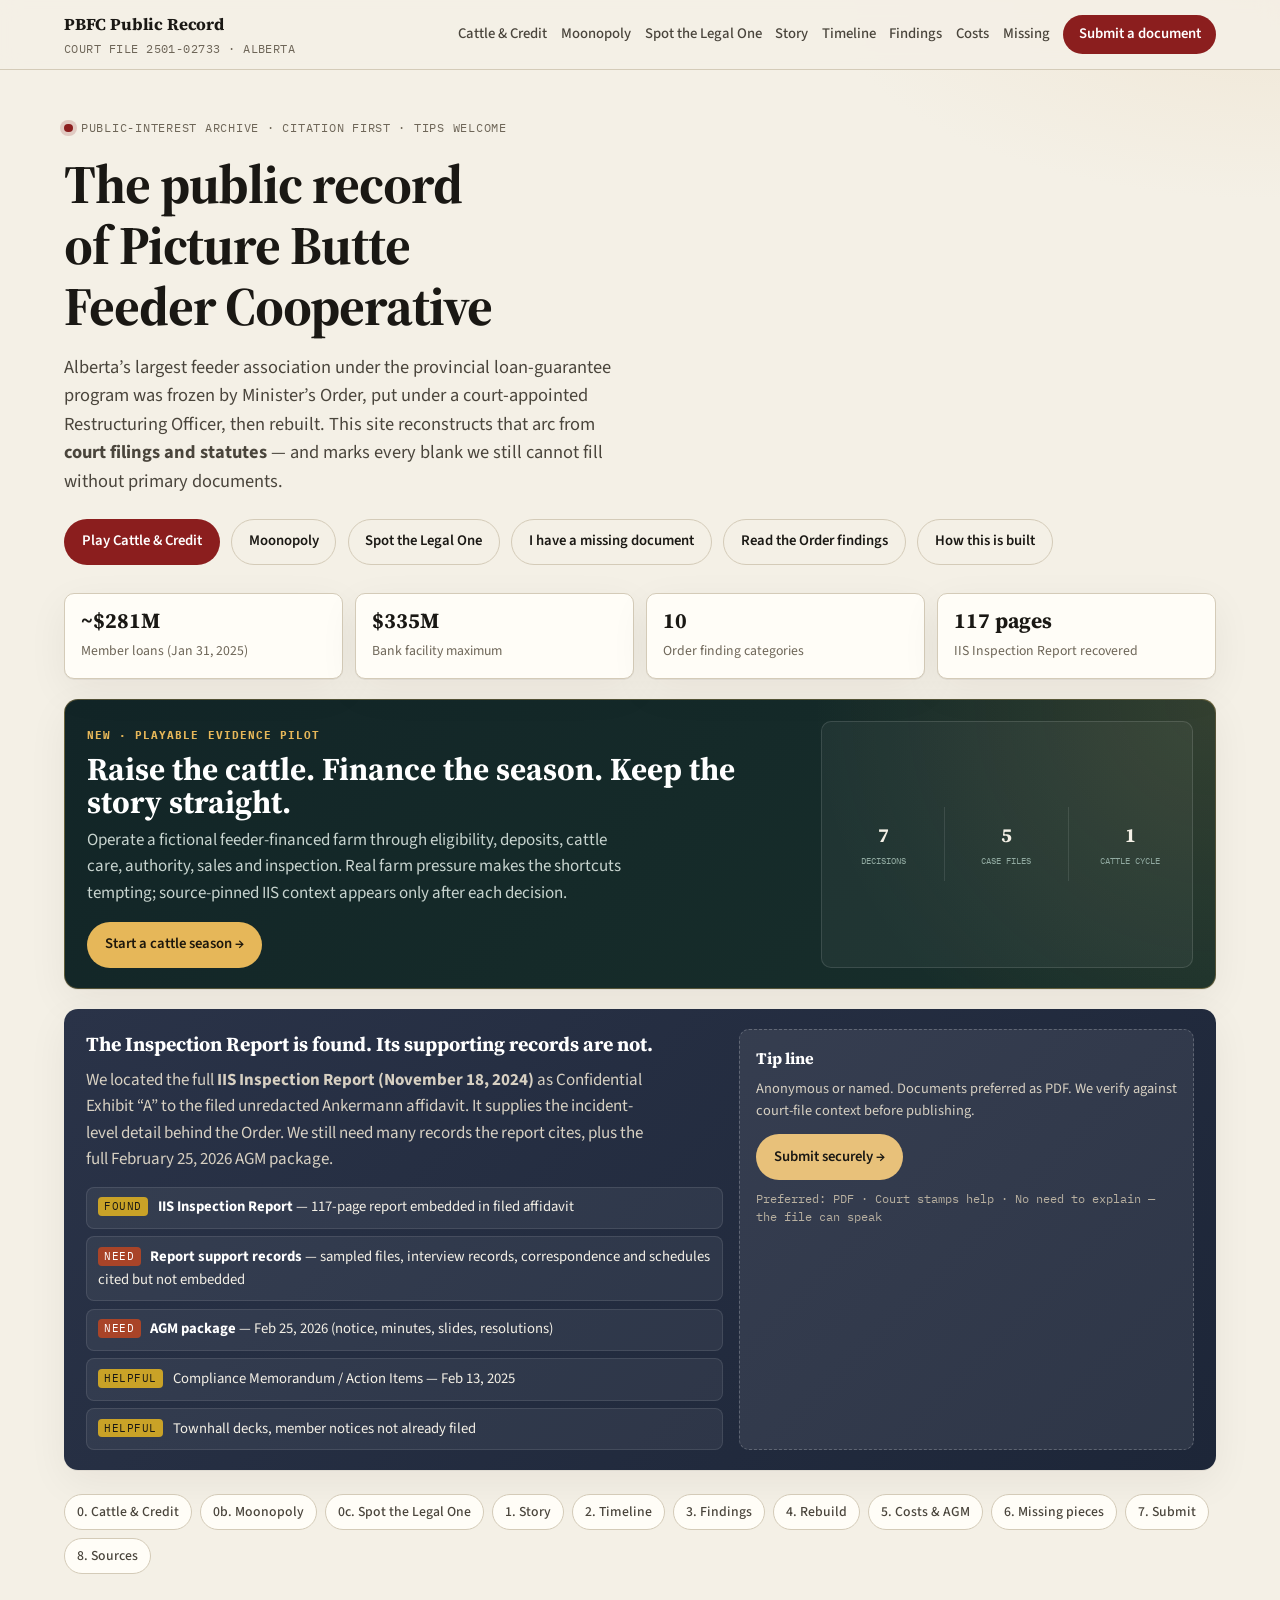
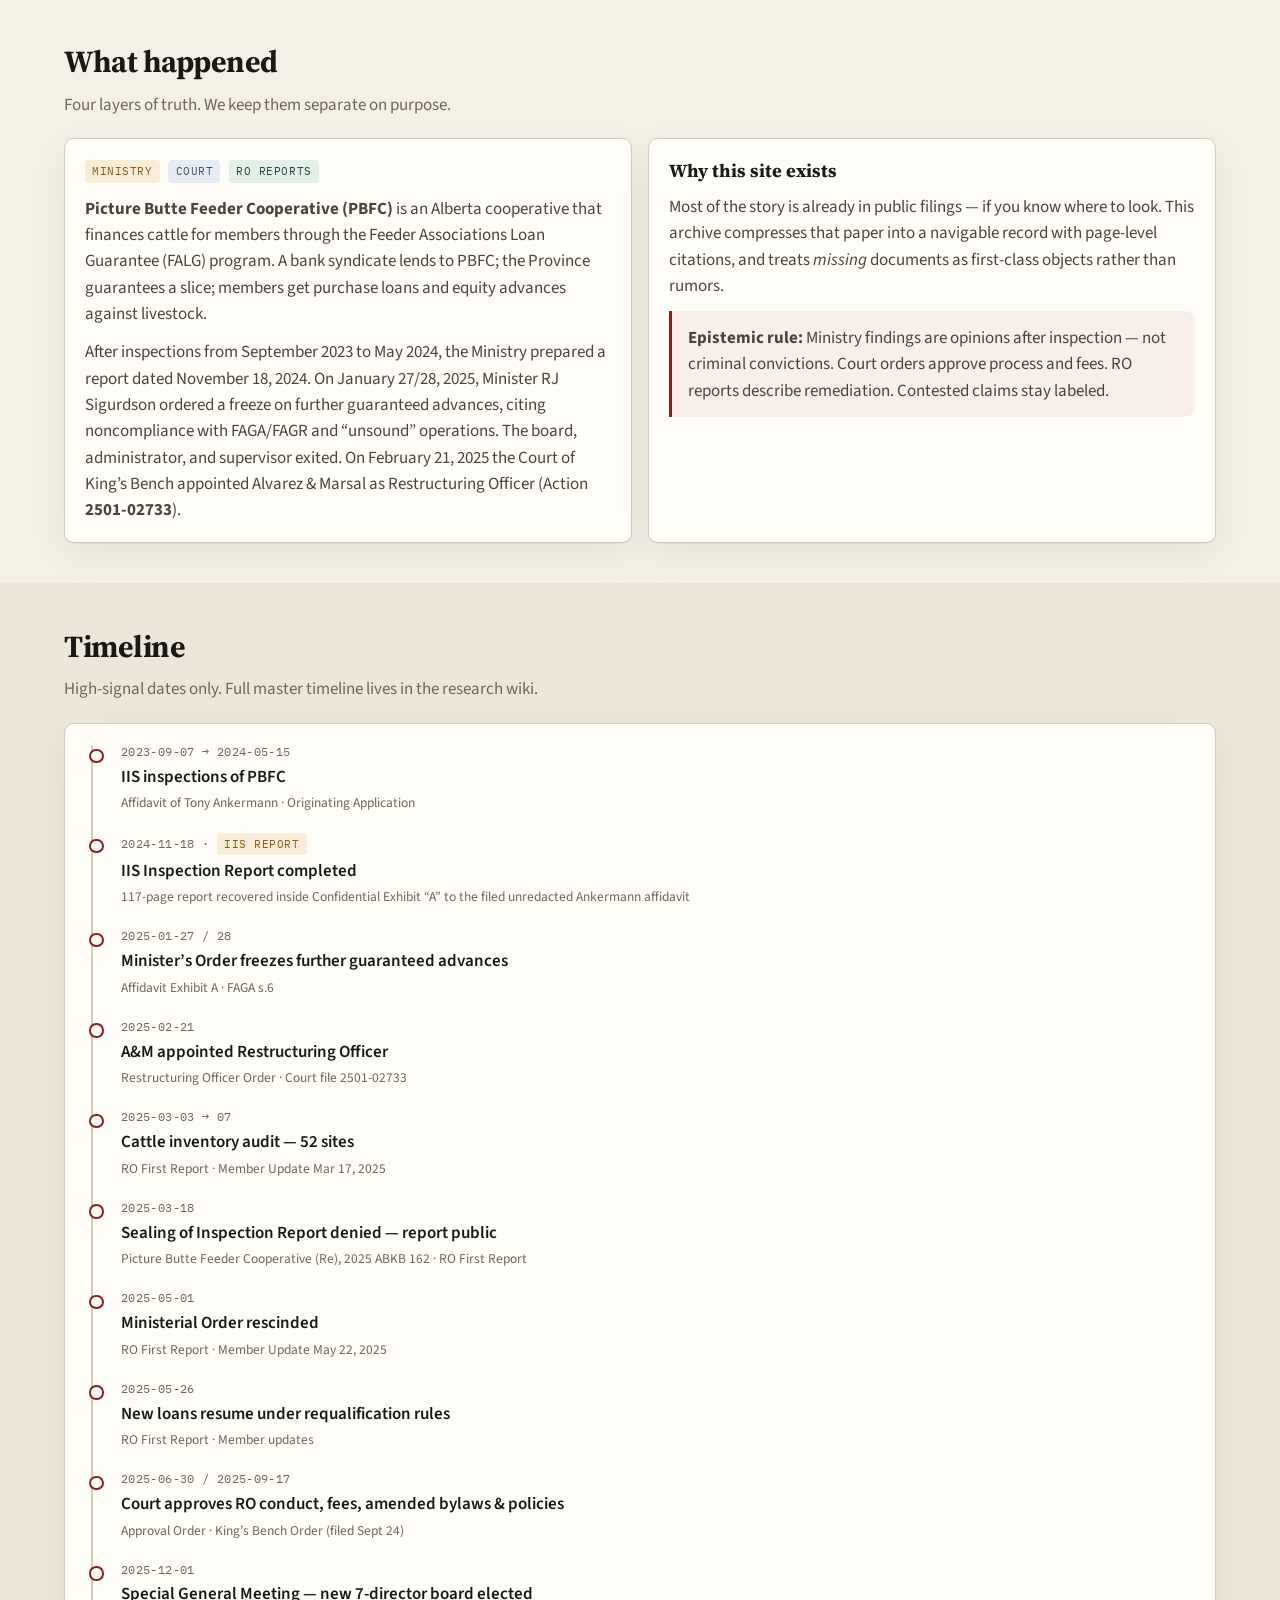
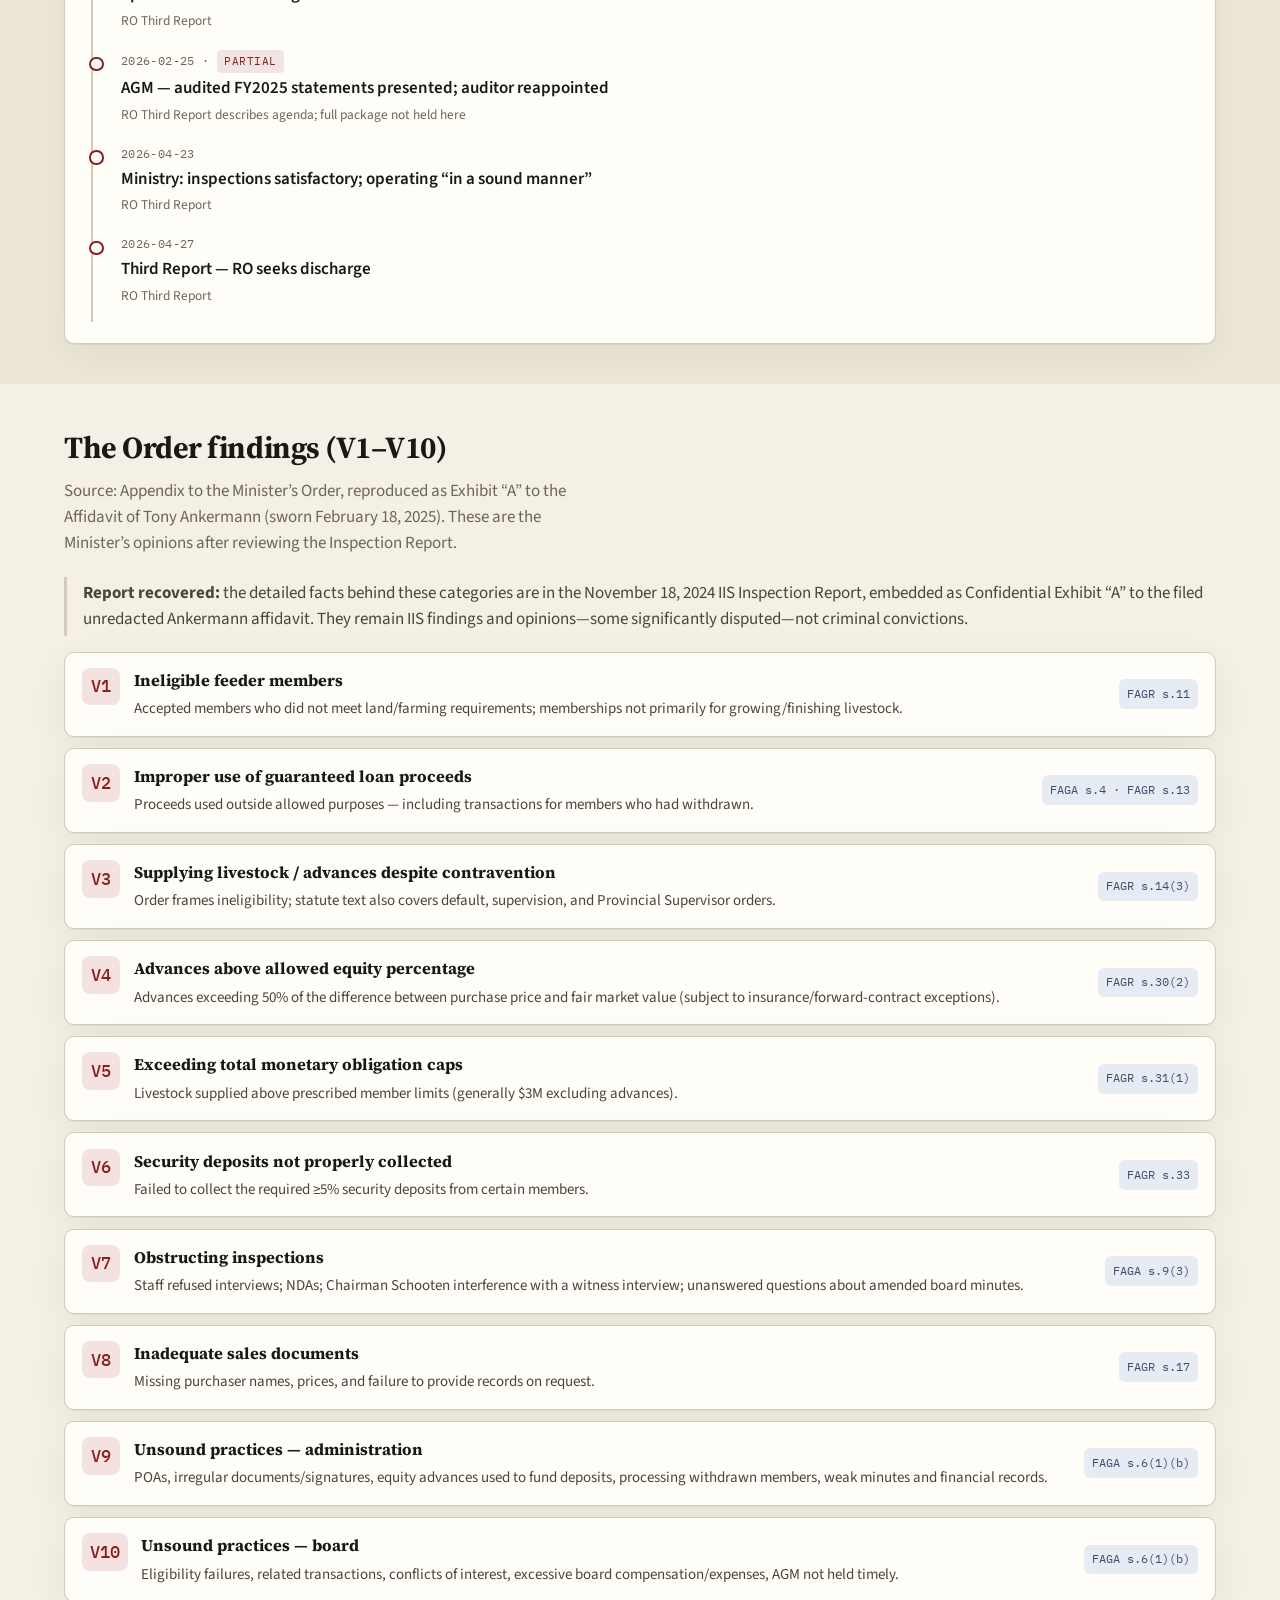
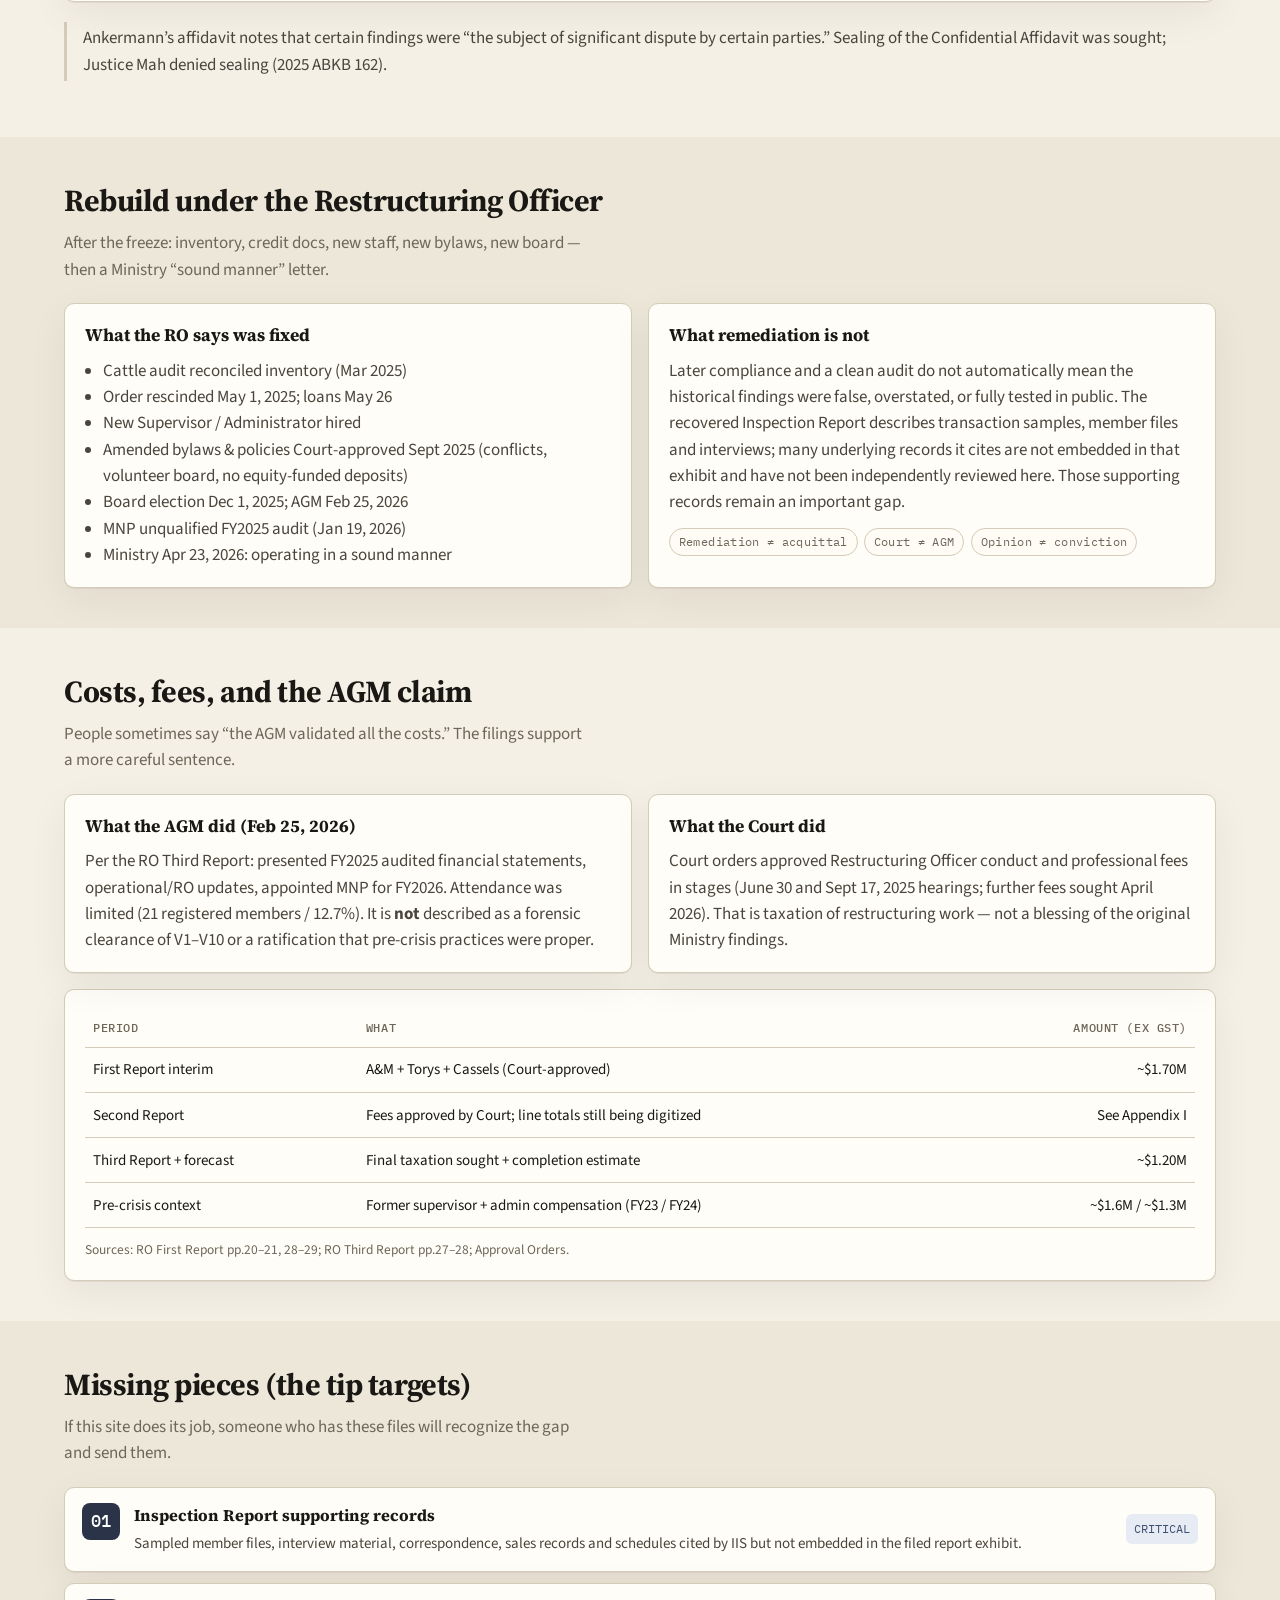
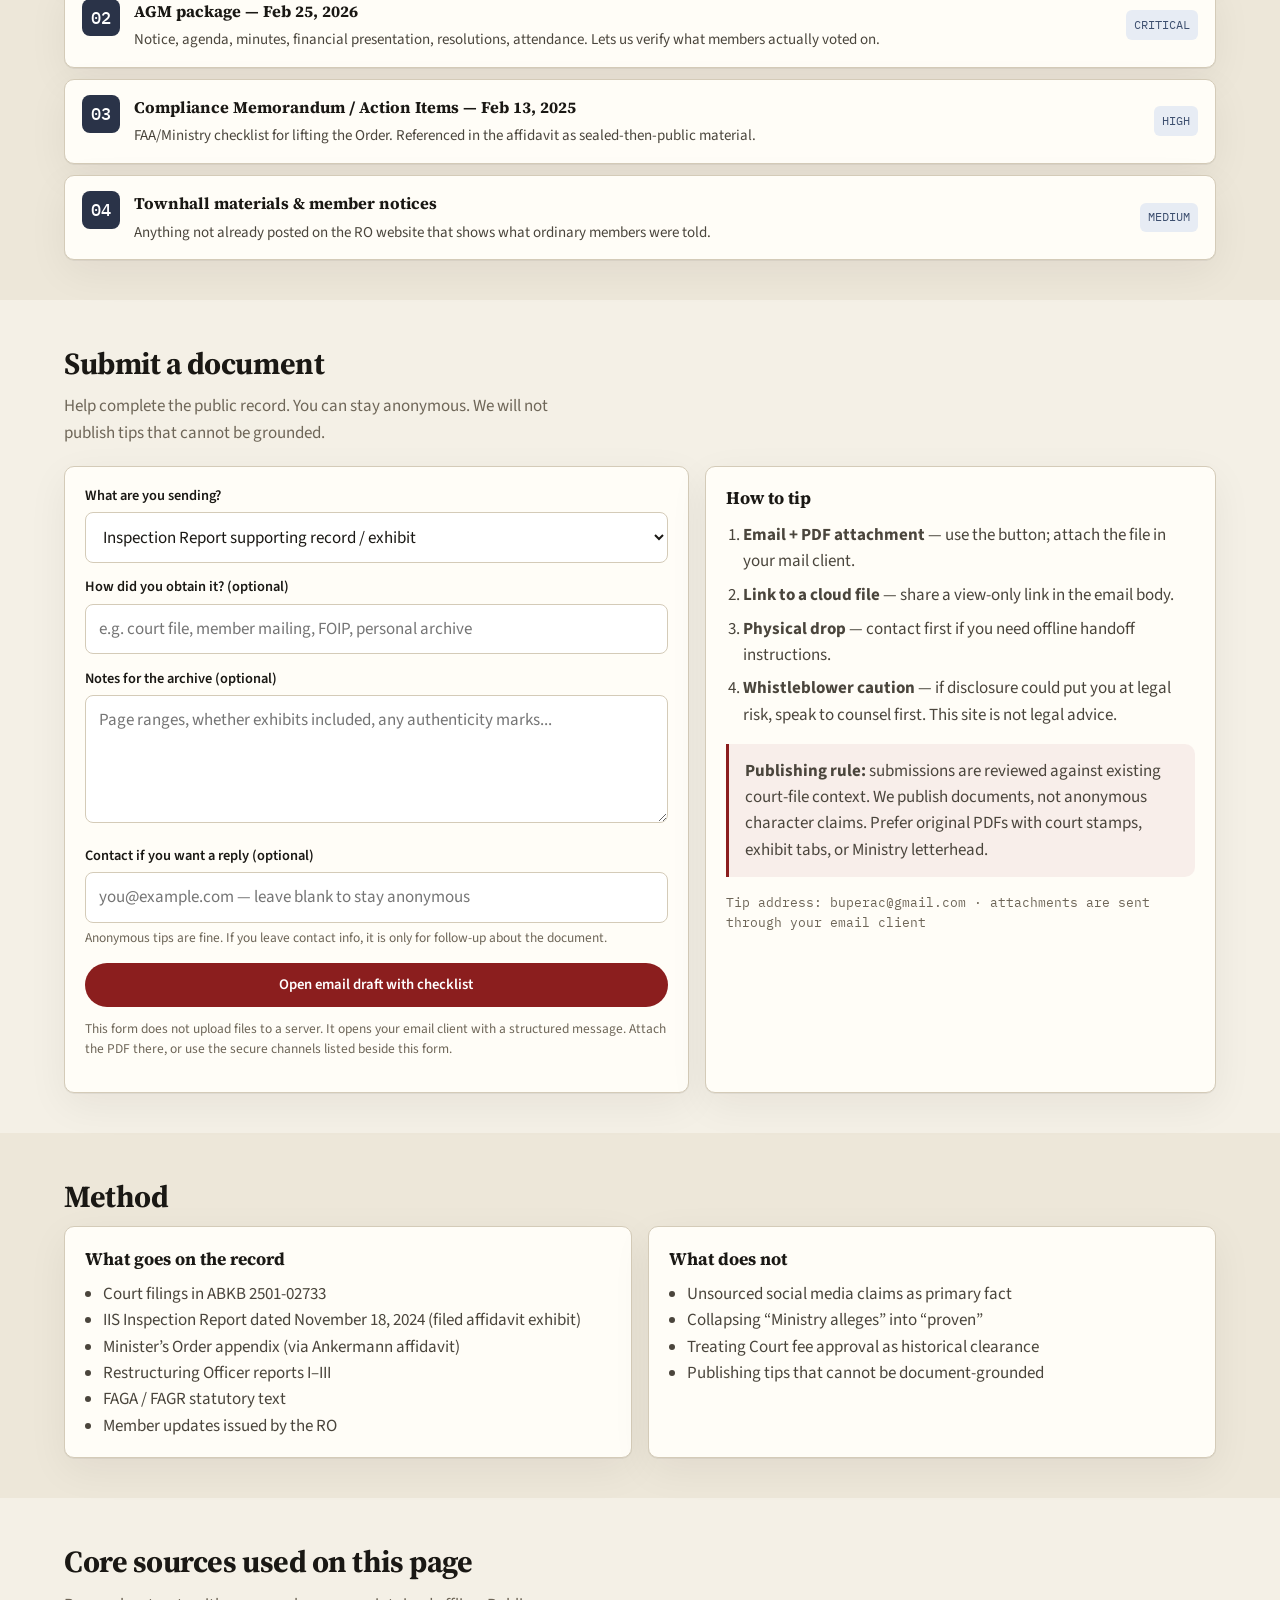
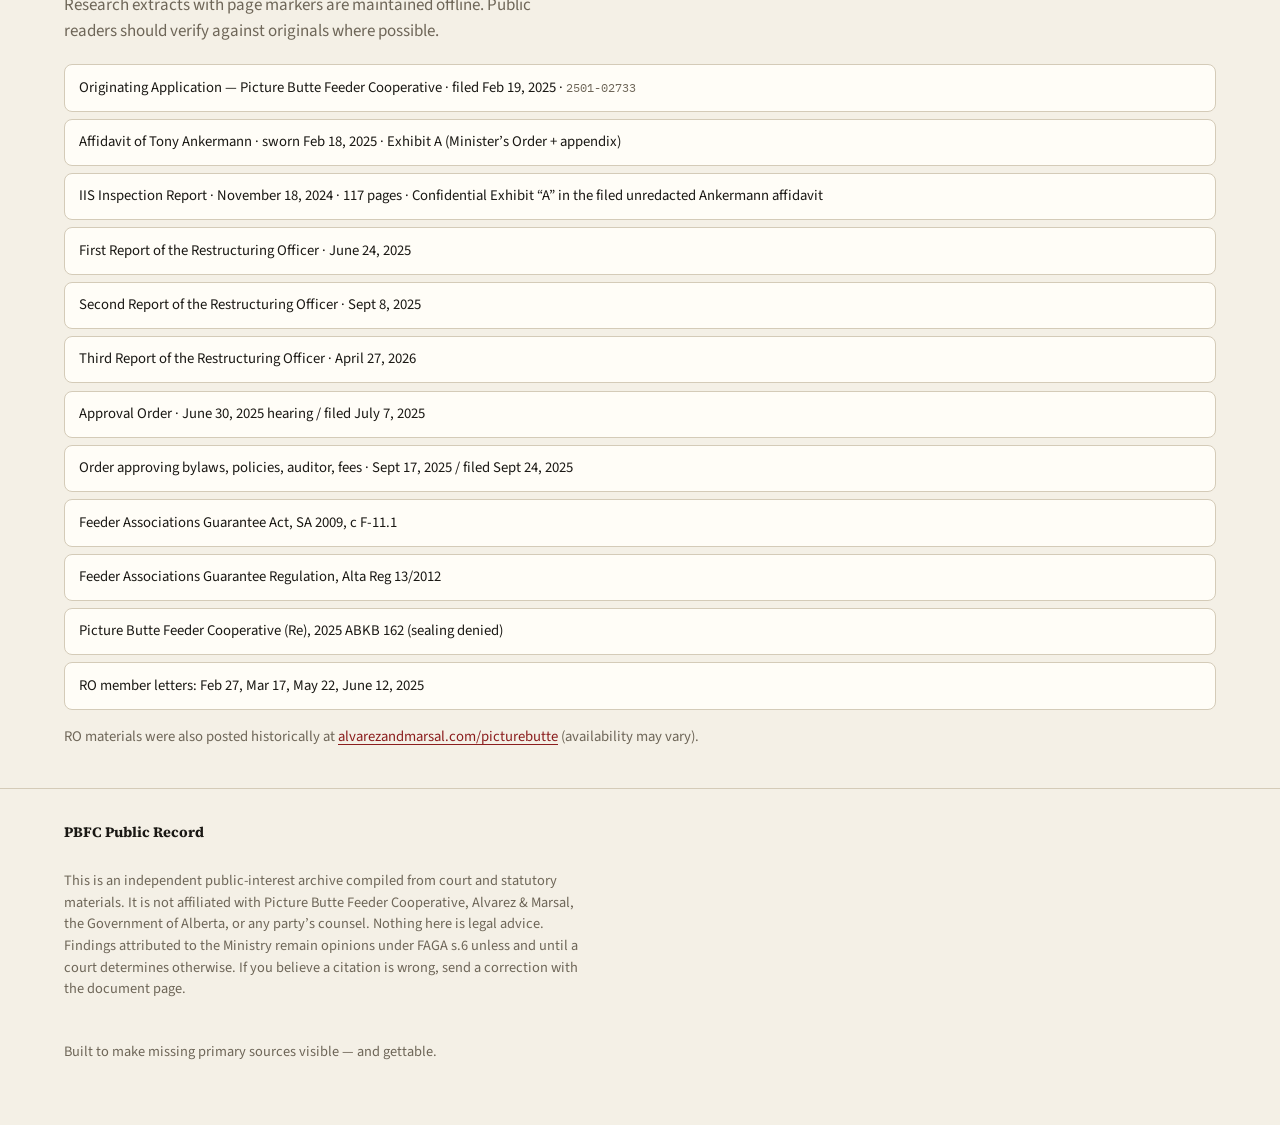
<file: index.html>
<!DOCTYPE html>
<html lang="en">
<head>
  <meta charset="utf-8" />
  <meta name="viewport" content="width=device-width, initial-scale=1" />
  <title>PBFC Public Record — Picture Butte Feeder Cooperative</title>
  <meta name="description" content="A citation-first public record of Picture Butte Feeder Cooperative (ABKB 2501-02733). Built from court filings. Help complete the record by submitting missing documents." />
  <meta name="robots" content="index,follow" />
  <meta property="og:title" content="PBFC Public Record" />
  <meta property="og:description" content="Court-document record of Alberta's largest feeder association crisis. IIS Inspection Report recovered; supporting records and AGM materials still wanted." />
  <meta property="og:type" content="website" />
  <link rel="icon" href="[data-uri]" />
  <link rel="preconnect" href="https://fonts.googleapis.com" />
  <link rel="preconnect" href="https://fonts.gstatic.com" crossorigin />
  <link href="https://fonts.googleapis.com/css2?family=IBM+Plex+Mono:wght@400;500&family=Source+Serif+4:opsz,wght@8..60,400;8..60,600;8..60,700&family=Source+Sans+3:wght@400;500;600;700&display=swap" rel="stylesheet" />
  <style>
    :root {
      --bg: #f4f0e6;
      --bg-deep: #ebe4d4;
      --paper: #fffdf7;
      --ink: #1a1814;
      --ink-soft: #4a453c;
      --muted: #6e6658;
      --line: #d4cbb8;
      --accent: #8b1e1e;
      --accent-soft: #f3e2e0;
      --ok: #1f4d3a;
      --ok-soft: #e3efe8;
      --warn: #8a5a12;
      --warn-soft: #f7edd8;
      --gap: #3d4f6f;
      --gap-soft: #e7ecf4;
      --shadow: 0 1px 0 rgba(26,24,20,.06), 0 12px 40px rgba(26,24,20,.06);
      --radius: 10px;
      --max: 72rem;
      --serif: "Source Serif 4", Georgia, serif;
      --sans: "Source Sans 3", system-ui, sans-serif;
      --mono: "IBM Plex Mono", ui-monospace, monospace;
    }

    * { box-sizing: border-box; }
    html { scroll-behavior: smooth; }
    body {
      margin: 0;
      color: var(--ink);
      background:
        radial-gradient(1200px 500px at 10% -10%, #fff9ea 0%, transparent 55%),
        radial-gradient(900px 400px at 100% 0%, #f0e7d6 0%, transparent 50%),
        var(--bg);
      font-family: var(--sans);
      font-size: 17px;
      line-height: 1.55;
    }

    a { color: var(--accent); text-underline-offset: 3px; }
    a:hover { color: #6a1515; }

    .wrap { width: min(var(--max), calc(100% - 2rem)); margin-inline: auto; }

    /* Top bar */
    .topbar {
      position: sticky; top: 0; z-index: 40;
      backdrop-filter: blur(10px);
      background: color-mix(in srgb, var(--bg) 88%, transparent);
      border-bottom: 1px solid var(--line);
    }
    .topbar-inner {
      display: flex; align-items: center; justify-content: space-between;
      gap: 1rem; padding: .75rem 0; flex-wrap: wrap;
    }
    .brand {
      display: flex; flex-direction: column; gap: .1rem;
      text-decoration: none; color: inherit;
    }
    .brand strong {
      font-family: var(--serif); font-size: 1.05rem; letter-spacing: -.01em;
    }
    .brand span {
      font-family: var(--mono); font-size: .72rem; color: var(--muted); letter-spacing: .04em;
      text-transform: uppercase;
    }
    nav { display: flex; flex-wrap: wrap; gap: .35rem .85rem; align-items: center; }
    nav a {
      color: var(--ink-soft); text-decoration: none; font-size: .92rem; font-weight: 500;
    }
    nav a:hover { color: var(--accent); }
    .btn {
      display: inline-flex; align-items: center; justify-content: center; gap: .45rem;
      border: 1px solid transparent; border-radius: 999px;
      padding: .65rem 1.05rem; font-weight: 600; font-size: .92rem;
      text-decoration: none; cursor: pointer; transition: .15s ease;
      font-family: var(--sans);
    }
    .btn-primary { background: var(--accent); color: #fff; }
    .btn-primary:hover { background: #6f1717; color: #fff; }
    .btn-ghost {
      background: transparent; color: var(--ink); border-color: var(--line);
    }
    .btn-ghost:hover { background: var(--paper); color: var(--ink); }

    /* Hero */
    header.hero { padding: 2.75rem 0 1.5rem; }
    .kicker {
      display: inline-flex; align-items: center; gap: .5rem;
      font-family: var(--mono); font-size: .78rem; letter-spacing: .06em;
      text-transform: uppercase; color: var(--muted); margin-bottom: 1rem;
    }
    .kicker i {
      width: .55rem; height: .55rem; border-radius: 50%;
      background: var(--accent); display: inline-block;
      box-shadow: 0 0 0 4px color-mix(in srgb, var(--accent) 18%, transparent);
    }
    h1 {
      font-family: var(--serif); font-weight: 700; letter-spacing: -.02em;
      font-size: clamp(2.1rem, 4.4vw, 3.4rem); line-height: 1.12;
      margin: 0 0 1rem; max-width: 16ch;
    }
    .lede {
      font-size: 1.15rem; color: var(--ink-soft); max-width: 62ch; margin: 0 0 1.5rem;
    }
    .hero-actions { display: flex; flex-wrap: wrap; gap: .7rem; margin-bottom: 1.75rem; }
    .stat-row {
      display: grid; grid-template-columns: repeat(4, 1fr); gap: .75rem;
    }
    @media (max-width: 860px) { .stat-row { grid-template-columns: 1fr 1fr; } }
    .stat {
      background: var(--paper); border: 1px solid var(--line); border-radius: var(--radius);
      padding: .9rem 1rem; box-shadow: var(--shadow);
    }
    .stat b {
      display: block; font-family: var(--serif); font-size: 1.35rem; line-height: 1.2;
      margin-bottom: .2rem;
    }
    .stat span { color: var(--muted); font-size: .86rem; }

    .sim-banner {
      display: grid; grid-template-columns: 1.45fr .75fr; gap: 1rem; align-items: stretch;
      margin: 1.25rem 0 0; padding: 1.3rem 1.4rem;
      border: 1px solid rgba(230, 183, 89, .3); border-radius: 14px;
      background: radial-gradient(circle at 100% 0, rgba(230, 183, 89, .14), transparent 34%), linear-gradient(135deg, #122527, #182f2b);
      color: #f4f0e6; box-shadow: var(--shadow);
    }
    .sim-banner h2 { margin: .35rem 0 .45rem; color: #fff; font-family: var(--serif); font-size: clamp(1.45rem, 2.7vw, 2rem); line-height: 1.05; }
    .sim-banner p { margin: 0 0 1rem; max-width: 68ch; color: #c8d4cf; }
    .sim-kicker { color: #e6b759; font-family: var(--mono); font-size: .7rem; font-weight: 800; letter-spacing: .09em; text-transform: uppercase; }
    .sim-banner .btn-primary { background: #e6b759; color: #1d170c; }
    .sim-banner .btn-primary:hover { background: #f0ca7d; color: #1d170c; }
    .sim-proof { display: grid; grid-template-columns: repeat(3, 1fr); align-items: center; overflow: hidden; border: 1px solid rgba(255,255,255,.12); border-radius: 10px; background: rgba(255,255,255,.045); }
    .sim-proof span { min-width: 0; padding: .8rem .45rem; border-right: 1px solid rgba(255,255,255,.1); color: #91aaa1; font-family: var(--mono); font-size: .58rem; text-align: center; text-transform: uppercase; }
    .sim-proof span:last-child { border-right: 0; }
    .sim-proof b { display: block; margin-bottom: .18rem; color: #f4f0e6; font-family: var(--serif); font-size: 1.25rem; }
    @media (max-width: 800px) { .sim-banner { grid-template-columns: 1fr; } .sim-proof { min-height: 86px; } }

    /* Missing banner */
    .missing-banner {
      margin: 1.25rem 0 0;
      background: linear-gradient(135deg, #2a3348, #1d2638);
      color: #f4f0e6; border-radius: 14px; padding: 1.25rem 1.35rem;
      box-shadow: var(--shadow);
    }
    .missing-banner h2 {
      font-family: var(--serif); font-size: 1.25rem; margin: 0 0 .4rem; color: #fff;
    }
    .missing-banner p { margin: 0 0 .9rem; color: #d7d0c2; max-width: 70ch; }
    .missing-grid {
      display: grid; grid-template-columns: 1.4fr 1fr; gap: 1rem;
    }
    @media (max-width: 800px) { .missing-grid { grid-template-columns: 1fr; } }
    .missing-list { list-style: none; padding: 0; margin: 0; display: grid; gap: .45rem; }
    .missing-list li {
      background: rgba(255,255,255,.06); border: 1px solid rgba(255,255,255,.1);
      border-radius: 8px; padding: .55rem .7rem; font-size: .92rem;
    }
    .missing-list strong { color: #fff; }
    .priority {
      font-family: var(--mono); font-size: .68rem; letter-spacing: .05em;
      text-transform: uppercase; padding: .15rem .4rem; border-radius: 4px;
      margin-right: .4rem; vertical-align: .05em;
    }
    .p-high { background: #a94428; color: #fff; }
    .p-med { background: #c9a227; color: #1a1814; }
    .tip-box {
      background: rgba(255,255,255,.08); border: 1px dashed rgba(255,255,255,.22);
      border-radius: 10px; padding: 1rem;
    }
    .tip-box h3 { margin: 0 0 .4rem; font-size: 1rem; color: #fff; font-family: var(--serif); }
    .tip-box p { margin: 0 0 .75rem; font-size: .9rem; color: #d7d0c2; }
    .tip-box .btn-primary { background: #e8c17a; color: #1a1814; }
    .tip-box .btn-primary:hover { background: #f0d39a; color: #1a1814; }
    .tip-note { font-family: var(--mono); font-size: .72rem; color: #b8b0a0; margin-top: .65rem; }

    /* Sections */
    section { padding: 2.5rem 0; }
    section h2 {
      font-family: var(--serif); font-size: clamp(1.55rem, 2.4vw, 2rem);
      margin: 0 0 .35rem; letter-spacing: -.015em;
    }
    .section-sub { color: var(--muted); margin: 0 0 1.25rem; max-width: 65ch; }
    .card {
      background: var(--paper); border: 1px solid var(--line); border-radius: var(--radius);
      padding: 1.15rem 1.25rem; box-shadow: var(--shadow);
    }
    .grid-2 { display: grid; grid-template-columns: 1fr 1fr; gap: 1rem; }
    @media (max-width: 800px) { .grid-2 { grid-template-columns: 1fr; } }

    .layer {
      display: inline-block; font-family: var(--mono); font-size: .68rem;
      letter-spacing: .05em; text-transform: uppercase; padding: .18rem .45rem;
      border-radius: 4px; margin-right: .35rem;
    }
    .l-ministry { background: var(--warn-soft); color: var(--warn); }
    .l-court { background: var(--gap-soft); color: var(--gap); }
    .l-ro { background: var(--ok-soft); color: var(--ok); }
    .l-gap { background: #f0e4e4; color: var(--accent); }
    .l-statute { background: #ece8f5; color: #4b3f78; }

    /* Timeline */
    .timeline { position: relative; padding-left: 1.25rem; }
    .timeline::before {
      content: ""; position: absolute; left: .35rem; top: .2rem; bottom: .2rem;
      width: 2px; background: var(--line);
    }
    .t-item { position: relative; padding: 0 0 1.15rem 1rem; }
    .t-item::before {
      content: ""; position: absolute; left: -.98rem; top: .4rem;
      width: .65rem; height: .65rem; border-radius: 50%;
      background: var(--paper); border: 2px solid var(--accent);
    }
    .t-date {
      font-family: var(--mono); font-size: .78rem; color: var(--muted);
      letter-spacing: .03em; margin-bottom: .15rem;
    }
    .t-title { font-weight: 600; margin-bottom: .2rem; }
    .t-src { font-size: .84rem; color: var(--muted); }

    /* Violations */
    .v-grid { display: grid; gap: .7rem; }
    .v-card {
      display: grid; grid-template-columns: auto 1fr auto; gap: .85rem; align-items: start;
      background: var(--paper); border: 1px solid var(--line); border-radius: var(--radius);
      padding: .95rem 1.05rem; box-shadow: var(--shadow);
    }
    @media (max-width: 700px) {
      .v-card { grid-template-columns: auto 1fr; }
      .v-pin { grid-column: 1 / -1; }
    }
    .v-num {
      font-family: var(--mono); font-weight: 500; color: var(--accent);
      background: var(--accent-soft); border-radius: 8px; padding: .35rem .5rem;
      min-width: 2.4rem; text-align: center;
    }
    .v-card h3 { margin: 0 0 .25rem; font-size: 1.02rem; font-family: var(--serif); }
    .v-card p { margin: 0; color: var(--ink-soft); font-size: .94rem; }
    .v-pin {
      font-family: var(--mono); font-size: .75rem; color: var(--gap);
      background: var(--gap-soft); border-radius: 6px; padding: .35rem .5rem;
      white-space: nowrap; align-self: center;
    }

    /* Callouts */
    .note {
      border-left: 3px solid var(--line); padding: .2rem 0 .2rem 1rem; margin: 1rem 0;
      color: var(--ink-soft);
    }
    .note.important { border-color: var(--accent); background: color-mix(in srgb, var(--accent-soft) 55%, transparent); padding: .85rem 1rem; border-radius: 0 var(--radius) var(--radius) 0; }
    .note.gap { border-color: var(--gap); background: color-mix(in srgb, var(--gap-soft) 70%, transparent); padding: .85rem 1rem; border-radius: 0 var(--radius) var(--radius) 0; }

    /* Money */
    .money-table { width: 100%; border-collapse: collapse; font-size: .94rem; }
    .money-table th, .money-table td {
      text-align: left; padding: .65rem .5rem; border-bottom: 1px solid var(--line);
      vertical-align: top;
    }
    .money-table th { font-family: var(--mono); font-size: .72rem; letter-spacing: .05em; text-transform: uppercase; color: var(--muted); font-weight: 500; }
    .money-table td:last-child, .money-table th:last-child { text-align: right; font-variant-numeric: tabular-nums; }

    /* Submit form */
    .submit-panel {
      display: grid; grid-template-columns: 1.1fr .9fr; gap: 1rem;
    }
    @media (max-width: 860px) { .submit-panel { grid-template-columns: 1fr; } }
    label { display: block; font-weight: 600; font-size: .9rem; margin: 0 0 .3rem; }
    input, select, textarea {
      width: 100%; border: 1px solid var(--line); border-radius: 8px;
      padding: .7rem .8rem; font: inherit; background: #fff; color: var(--ink);
      margin-bottom: .85rem;
    }
    input:focus, select:focus, textarea:focus {
      outline: 2px solid color-mix(in srgb, var(--accent) 35%, transparent);
      border-color: color-mix(in srgb, var(--accent) 50%, var(--line));
    }
    textarea { min-height: 8rem; resize: vertical; }
    .form-hint { font-size: .84rem; color: var(--muted); margin: -.5rem 0 .85rem; }
    .secure-list { margin: 0; padding-left: 1.1rem; color: var(--ink-soft); }
    .secure-list li { margin-bottom: .45rem; }

    /* Sources */
    .source-list { list-style: none; padding: 0; margin: 0; display: grid; gap: .45rem; }
    .source-list li {
      background: var(--paper); border: 1px solid var(--line); border-radius: 8px;
      padding: .7rem .85rem; font-size: .92rem;
    }
    .source-list code {
      font-family: var(--mono); font-size: .78rem; color: var(--muted);
    }

    footer {
      border-top: 1px solid var(--line); padding: 2rem 0 3rem; color: var(--muted); font-size: .9rem;
    }
    footer .wrap { display: grid; gap: .75rem; }
    .legal {
      max-width: 75ch; line-height: 1.5;
    }

    .tag-row { display: flex; flex-wrap: wrap; gap: .4rem; margin: .75rem 0 0; }
    .chip {
      font-family: var(--mono); font-size: .72rem; letter-spacing: .03em;
      border: 1px solid var(--line); border-radius: 999px; padding: .25rem .55rem;
      color: var(--muted); background: color-mix(in srgb, var(--paper) 70%, transparent);
    }

    .toc {
      display: flex; flex-wrap: wrap; gap: .5rem; margin: 1.5rem 0 0;
    }
    .toc a {
      text-decoration: none; color: var(--ink-soft); background: var(--paper);
      border: 1px solid var(--line); border-radius: 999px; padding: .4rem .75rem;
      font-size: .86rem; font-weight: 500;
    }
    .toc a:hover { border-color: color-mix(in srgb, var(--accent) 40%, var(--line)); color: var(--accent); }

    @media (prefers-reduced-motion: reduce) {
      html { scroll-behavior: auto; }
      * { transition: none !important; }
    }
  </style>
</head>
<body>
  <div class="topbar">
    <div class="wrap topbar-inner">
      <a class="brand" href="#top">
        <strong>PBFC Public Record</strong>
        <span>Court file 2501-02733 · Alberta</span>
      </a>
      <nav aria-label="Primary">
        <a href="simulator/">Cattle &amp; Credit</a>
        <a href="moonopoly.html">Moonopoly</a>
        <a href="play.html">Spot the Legal One</a>
        <a href="#story">Story</a>
        <a href="#timeline">Timeline</a>
        <a href="#findings">Findings</a>
        <a href="#costs">Costs</a>
        <a href="#missing">Missing</a>
        <a href="#submit" class="btn btn-primary" style="padding:.45rem .9rem">Submit a document</a>
      </nav>
    </div>
  </div>

  <header class="hero wrap" id="top">
    <div class="kicker"><i></i> Public-interest archive · Citation first · Tips welcome</div>
    <h1>The public record of Picture Butte Feeder Cooperative</h1>
    <p class="lede">
      Alberta’s largest feeder association under the provincial loan-guarantee program was frozen by Minister’s Order, put under a court-appointed Restructuring Officer, then rebuilt. This site reconstructs that arc from <strong>court filings and statutes</strong> — and marks every blank we still cannot fill without primary documents.
    </p>
    <div class="hero-actions">
      <a class="btn btn-primary" href="simulator/">Play Cattle &amp; Credit</a>
      <a class="btn btn-ghost" href="moonopoly.html">Moonopoly</a>
      <a class="btn btn-ghost" href="play.html">Spot the Legal One</a>
      <a class="btn btn-ghost" href="#submit">I have a missing document</a>
      <a class="btn btn-ghost" href="#findings">Read the Order findings</a>
      <a class="btn btn-ghost" href="#method">How this is built</a>
    </div>

    <div class="stat-row">
      <div class="stat"><b>~$281M</b><span>Member loans (Jan 31, 2025)</span></div>
      <div class="stat"><b>$335M</b><span>Bank facility maximum</span></div>
      <div class="stat"><b>10</b><span>Order finding categories</span></div>
      <div class="stat"><b>117 pages</b><span>IIS Inspection Report recovered</span></div>
    </div>

    <div class="sim-banner">
      <div>
        <span class="sim-kicker">New · playable evidence pilot</span>
        <h2>Raise the cattle. Finance the season. Keep the story straight.</h2>
        <p>Operate a fictional feeder-financed farm through eligibility, deposits, cattle care, authority, sales and inspection. Real farm pressure makes the shortcuts tempting; source-pinned IIS context appears only after each decision.</p>
        <a class="btn btn-primary" href="simulator/">Start a cattle season →</a>
      </div>
      <div class="sim-proof" aria-label="Simulator contents">
        <span><b>7</b>decisions</span>
        <span><b>5</b>case files</span>
        <span><b>1</b>cattle cycle</span>
      </div>
    </div>

    <div class="missing-banner" id="missing-banner">
      <div class="missing-grid">
        <div>
          <h2>The Inspection Report is found. Its supporting records are not.</h2>
          <p>
            We located the full <strong>IIS Inspection Report (November 18, 2024)</strong> as Confidential Exhibit “A” to the filed unredacted Ankermann affidavit. It supplies the incident-level detail behind the Order. We still need many records the report cites, plus the full February 25, 2026 AGM package.
          </p>
          <ul class="missing-list">
            <li><span class="priority p-med">Found</span> <strong>IIS Inspection Report</strong> — 117-page report embedded in filed affidavit</li>
            <li><span class="priority p-high">Need</span> <strong>Report support records</strong> — sampled files, interview records, correspondence and schedules cited but not embedded</li>
            <li><span class="priority p-high">Need</span> <strong>AGM package</strong> — Feb 25, 2026 (notice, minutes, slides, resolutions)</li>
            <li><span class="priority p-med">Helpful</span> Compliance Memorandum / Action Items — Feb 13, 2025</li>
            <li><span class="priority p-med">Helpful</span> Townhall decks, member notices not already filed</li>
          </ul>
        </div>
        <div class="tip-box">
          <h3>Tip line</h3>
          <p>Anonymous or named. Documents preferred as PDF. We verify against court-file context before publishing.</p>
          <a class="btn btn-primary" href="#submit">Submit securely →</a>
          <div class="tip-note">Preferred: PDF · Court stamps help · No need to explain — the file can speak</div>
        </div>
      </div>
    </div>

    <div class="toc" aria-label="On this page">
      <a href="simulator/">0. Cattle &amp; Credit</a>
      <a href="moonopoly.html">0b. Moonopoly</a>
      <a href="play.html">0c. Spot the Legal One</a>
      <a href="#story">1. Story</a>
      <a href="#timeline">2. Timeline</a>
      <a href="#findings">3. Findings</a>
      <a href="#rebuild">4. Rebuild</a>
      <a href="#costs">5. Costs &amp; AGM</a>
      <a href="#missing">6. Missing pieces</a>
      <a href="#submit">7. Submit</a>
      <a href="#sources">8. Sources</a>
    </div>
  </header>

  <main>
    <section id="story">
      <div class="wrap">
        <h2>What happened</h2>
        <p class="section-sub">Four layers of truth. We keep them separate on purpose.</p>

        <div class="grid-2">
          <div class="card">
            <p style="margin:0 0 .75rem">
              <span class="layer l-ministry">Ministry</span>
              <span class="layer l-court">Court</span>
              <span class="layer l-ro">RO reports</span>
            </p>
            <p style="margin:0 0 .75rem; color: var(--ink-soft)">
              <strong>Picture Butte Feeder Cooperative (PBFC)</strong> is an Alberta cooperative that finances cattle for members through the Feeder Associations Loan Guarantee (FALG) program. A bank syndicate lends to PBFC; the Province guarantees a slice; members get purchase loans and equity advances against livestock.
            </p>
            <p style="margin:0; color: var(--ink-soft)">
              After inspections from September 2023 to May 2024, the Ministry prepared a report dated November 18, 2024. On January 27/28, 2025, Minister RJ Sigurdson ordered a freeze on further guaranteed advances, citing noncompliance with FAGA/FAGR and “unsound” operations. The board, administrator, and supervisor exited. On February 21, 2025 the Court of King’s Bench appointed Alvarez &amp; Marsal as Restructuring Officer (Action <strong>2501-02733</strong>).
            </p>
          </div>
          <div class="card">
            <h3 style="font-family:var(--serif); margin:0 0 .5rem; font-size:1.15rem">Why this site exists</h3>
            <p style="margin:0 0 .75rem; color: var(--ink-soft)">
              Most of the story is already in public filings — if you know where to look. This archive compresses that paper into a navigable record with page-level citations, and treats <em>missing</em> documents as first-class objects rather than rumors.
            </p>
            <div class="note important" style="margin:0">
              <strong>Epistemic rule:</strong> Ministry findings are opinions after inspection — not criminal convictions. Court orders approve process and fees. RO reports describe remediation. Contested claims stay labeled.
            </div>
          </div>
        </div>
      </div>
    </section>

    <section id="timeline" style="background: color-mix(in srgb, var(--bg-deep) 70%, transparent)">
      <div class="wrap">
        <h2>Timeline</h2>
        <p class="section-sub">High-signal dates only. Full master timeline lives in the research wiki.</p>
        <div class="card">
          <div class="timeline">
            <div class="t-item">
              <div class="t-date">2023-09-07 → 2024-05-15</div>
              <div class="t-title">IIS inspections of PBFC</div>
              <div class="t-src">Affidavit of Tony Ankermann · Originating Application</div>
            </div>
            <div class="t-item">
              <div class="t-date">2024-11-18 · <span class="layer l-ministry">IIS REPORT</span></div>
              <div class="t-title">IIS Inspection Report completed</div>
              <div class="t-src">117-page report recovered inside Confidential Exhibit “A” to the filed unredacted Ankermann affidavit</div>
            </div>
            <div class="t-item">
              <div class="t-date">2025-01-27 / 28</div>
              <div class="t-title">Minister’s Order freezes further guaranteed advances</div>
              <div class="t-src">Affidavit Exhibit A · FAGA s.6</div>
            </div>
            <div class="t-item">
              <div class="t-date">2025-02-21</div>
              <div class="t-title">A&amp;M appointed Restructuring Officer</div>
              <div class="t-src">Restructuring Officer Order · Court file 2501-02733</div>
            </div>
            <div class="t-item">
              <div class="t-date">2025-03-03 → 07</div>
              <div class="t-title">Cattle inventory audit — 52 sites</div>
              <div class="t-src">RO First Report · Member Update Mar 17, 2025</div>
            </div>
            <div class="t-item">
              <div class="t-date">2025-03-18</div>
              <div class="t-title">Sealing of Inspection Report denied — report public</div>
              <div class="t-src">Picture Butte Feeder Cooperative (Re), 2025 ABKB 162 · RO First Report</div>
            </div>
            <div class="t-item">
              <div class="t-date">2025-05-01</div>
              <div class="t-title">Ministerial Order rescinded</div>
              <div class="t-src">RO First Report · Member Update May 22, 2025</div>
            </div>
            <div class="t-item">
              <div class="t-date">2025-05-26</div>
              <div class="t-title">New loans resume under requalification rules</div>
              <div class="t-src">RO First Report · Member updates</div>
            </div>
            <div class="t-item">
              <div class="t-date">2025-06-30 / 2025-09-17</div>
              <div class="t-title">Court approves RO conduct, fees, amended bylaws &amp; policies</div>
              <div class="t-src">Approval Order · King’s Bench Order (filed Sept 24)</div>
            </div>
            <div class="t-item">
              <div class="t-date">2025-12-01</div>
              <div class="t-title">Special General Meeting — new 7-director board elected</div>
              <div class="t-src">RO Third Report</div>
            </div>
            <div class="t-item">
              <div class="t-date">2026-02-25 · <span class="layer l-gap">PARTIAL</span></div>
              <div class="t-title">AGM — audited FY2025 statements presented; auditor reappointed</div>
              <div class="t-src">RO Third Report describes agenda; full package not held here</div>
            </div>
            <div class="t-item">
              <div class="t-date">2026-04-23</div>
              <div class="t-title">Ministry: inspections satisfactory; operating “in a sound manner”</div>
              <div class="t-src">RO Third Report</div>
            </div>
            <div class="t-item">
              <div class="t-date">2026-04-27</div>
              <div class="t-title">Third Report — RO seeks discharge</div>
              <div class="t-src">RO Third Report</div>
            </div>
          </div>
        </div>
      </div>
    </section>

    <section id="findings">
      <div class="wrap">
        <h2>The Order findings (V1–V10)</h2>
        <p class="section-sub">
          Source: Appendix to the Minister’s Order, reproduced as Exhibit “A” to the Affidavit of Tony Ankermann (sworn February 18, 2025). These are the Minister’s opinions after reviewing the Inspection Report.
        </p>

        <div class="note ministry">
          <strong>Report recovered:</strong> the detailed facts behind these categories are in the November 18, 2024 IIS Inspection Report, embedded as Confidential Exhibit “A” to the filed unredacted Ankermann affidavit. They remain IIS findings and opinions—some significantly disputed—not criminal convictions.
        </div>

        <div class="v-grid" style="margin-top:1rem">
          <article class="v-card">
            <div class="v-num">V1</div>
            <div>
              <h3>Ineligible feeder members</h3>
              <p>Accepted members who did not meet land/farming requirements; memberships not primarily for growing/finishing livestock.</p>
            </div>
            <div class="v-pin">FAGR s.11</div>
          </article>
          <article class="v-card">
            <div class="v-num">V2</div>
            <div>
              <h3>Improper use of guaranteed loan proceeds</h3>
              <p>Proceeds used outside allowed purposes — including transactions for members who had withdrawn.</p>
            </div>
            <div class="v-pin">FAGA s.4 · FAGR s.13</div>
          </article>
          <article class="v-card">
            <div class="v-num">V3</div>
            <div>
              <h3>Supplying livestock / advances despite contravention</h3>
              <p>Order frames ineligibility; statute text also covers default, supervision, and Provincial Supervisor orders.</p>
            </div>
            <div class="v-pin">FAGR s.14(3)</div>
          </article>
          <article class="v-card">
            <div class="v-num">V4</div>
            <div>
              <h3>Advances above allowed equity percentage</h3>
              <p>Advances exceeding 50% of the difference between purchase price and fair market value (subject to insurance/forward-contract exceptions).</p>
            </div>
            <div class="v-pin">FAGR s.30(2)</div>
          </article>
          <article class="v-card">
            <div class="v-num">V5</div>
            <div>
              <h3>Exceeding total monetary obligation caps</h3>
              <p>Livestock supplied above prescribed member limits (generally $3M excluding advances).</p>
            </div>
            <div class="v-pin">FAGR s.31(1)</div>
          </article>
          <article class="v-card">
            <div class="v-num">V6</div>
            <div>
              <h3>Security deposits not properly collected</h3>
              <p>Failed to collect the required ≥5% security deposits from certain members.</p>
            </div>
            <div class="v-pin">FAGR s.33</div>
          </article>
          <article class="v-card">
            <div class="v-num">V7</div>
            <div>
              <h3>Obstructing inspections</h3>
              <p>Staff refused interviews; NDAs; Chairman Schooten interference with a witness interview; unanswered questions about amended board minutes.</p>
            </div>
            <div class="v-pin">FAGA s.9(3)</div>
          </article>
          <article class="v-card">
            <div class="v-num">V8</div>
            <div>
              <h3>Inadequate sales documents</h3>
              <p>Missing purchaser names, prices, and failure to provide records on request.</p>
            </div>
            <div class="v-pin">FAGR s.17</div>
          </article>
          <article class="v-card">
            <div class="v-num">V9</div>
            <div>
              <h3>Unsound practices — administration</h3>
              <p>POAs, irregular documents/signatures, equity advances used to fund deposits, processing withdrawn members, weak minutes and financial records.</p>
            </div>
            <div class="v-pin">FAGA s.6(1)(b)</div>
          </article>
          <article class="v-card">
            <div class="v-num">V10</div>
            <div>
              <h3>Unsound practices — board</h3>
              <p>Eligibility failures, related transactions, conflicts of interest, excessive board compensation/expenses, AGM not held timely.</p>
            </div>
            <div class="v-pin">FAGA s.6(1)(b)</div>
          </article>
        </div>

        <p class="note" style="margin-top:1.25rem">
          Ankermann’s affidavit notes that certain findings were “the subject of significant dispute by certain parties.” Sealing of the Confidential Affidavit was sought; Justice Mah denied sealing (2025 ABKB 162).
        </p>
      </div>
    </section>

    <section id="rebuild" style="background: color-mix(in srgb, var(--bg-deep) 70%, transparent)">
      <div class="wrap">
        <h2>Rebuild under the Restructuring Officer</h2>
        <p class="section-sub">After the freeze: inventory, credit docs, new staff, new bylaws, new board — then a Ministry “sound manner” letter.</p>
        <div class="grid-2">
          <div class="card">
            <h3 style="margin:0 0 .5rem; font-family:var(--serif); font-size:1.1rem">What the RO says was fixed</h3>
            <ul style="margin:0; padding-left:1.15rem; color:var(--ink-soft)">
              <li>Cattle audit reconciled inventory (Mar 2025)</li>
              <li>Order rescinded May 1, 2025; loans May 26</li>
              <li>New Supervisor / Administrator hired</li>
              <li>Amended bylaws &amp; policies Court-approved Sept 2025 (conflicts, volunteer board, no equity-funded deposits)</li>
              <li>Board election Dec 1, 2025; AGM Feb 25, 2026</li>
              <li>MNP unqualified FY2025 audit (Jan 19, 2026)</li>
              <li>Ministry Apr 23, 2026: operating in a sound manner</li>
            </ul>
          </div>
          <div class="card">
            <h3 style="margin:0 0 .5rem; font-family:var(--serif); font-size:1.1rem">What remediation is not</h3>
            <p style="margin:0; color:var(--ink-soft)">
              Later compliance and a clean audit do not automatically mean the historical findings were false, overstated, or fully tested in public. The recovered Inspection Report describes transaction samples, member files and interviews; many underlying records it cites are not embedded in that exhibit and have not been independently reviewed here. Those supporting records remain an important gap.
            </p>
            <div class="tag-row">
              <span class="chip">Remediation ≠ acquittal</span>
              <span class="chip">Court ≠ AGM</span>
              <span class="chip">Opinion ≠ conviction</span>
            </div>
          </div>
        </div>
      </div>
    </section>

    <section id="costs">
      <div class="wrap">
        <h2>Costs, fees, and the AGM claim</h2>
        <p class="section-sub">People sometimes say “the AGM validated all the costs.” The filings support a more careful sentence.</p>

        <div class="grid-2" style="margin-bottom:1rem">
          <div class="card">
            <h3 style="margin:0 0 .5rem; font-family:var(--serif); font-size:1.1rem">What the AGM did (Feb 25, 2026)</h3>
            <p style="margin:0; color:var(--ink-soft)">
              Per the RO Third Report: presented FY2025 audited financial statements, operational/RO updates, appointed MNP for FY2026. Attendance was limited (21 registered members / 12.7%). It is <strong>not</strong> described as a forensic clearance of V1–V10 or a ratification that pre-crisis practices were proper.
            </p>
          </div>
          <div class="card">
            <h3 style="margin:0 0 .5rem; font-family:var(--serif); font-size:1.1rem">What the Court did</h3>
            <p style="margin:0; color:var(--ink-soft)">
              Court orders approved Restructuring Officer conduct and professional fees in stages (June 30 and Sept 17, 2025 hearings; further fees sought April 2026). That is taxation of restructuring work — not a blessing of the original Ministry findings.
            </p>
          </div>
        </div>

        <div class="card">
          <table class="money-table">
            <thead>
              <tr>
                <th>Period</th>
                <th>What</th>
                <th>Amount (ex GST)</th>
              </tr>
            </thead>
            <tbody>
              <tr>
                <td>First Report interim</td>
                <td>A&amp;M + Torys + Cassels (Court-approved)</td>
                <td>~$1.70M</td>
              </tr>
              <tr>
                <td>Second Report</td>
                <td>Fees approved by Court; line totals still being digitized</td>
                <td>See Appendix I</td>
              </tr>
              <tr>
                <td>Third Report + forecast</td>
                <td>Final taxation sought + completion estimate</td>
                <td>~$1.20M</td>
              </tr>
              <tr>
                <td>Pre-crisis context</td>
                <td>Former supervisor + admin compensation (FY23 / FY24)</td>
                <td>~$1.6M / ~$1.3M</td>
              </tr>
            </tbody>
          </table>
          <p class="form-hint" style="margin:.75rem 0 0">Sources: RO First Report pp.20–21, 28–29; RO Third Report pp.27–28; Approval Orders.</p>
        </div>
      </div>
    </section>

    <section id="missing" style="background: color-mix(in srgb, var(--bg-deep) 70%, transparent)">
      <div class="wrap">
        <h2>Missing pieces (the tip targets)</h2>
        <p class="section-sub">If this site does its job, someone who has these files will recognize the gap and send them.</p>

        <div class="v-grid">
          <article class="v-card">
            <div class="v-num" style="background:#2a3348;color:#fff">01</div>
            <div>
              <h3>Inspection Report supporting records</h3>
              <p>Sampled member files, interview material, correspondence, sales records and schedules cited by IIS but not embedded in the filed report exhibit.</p>
            </div>
            <div class="v-pin">CRITICAL</div>
          </article>
          <article class="v-card">
            <div class="v-num" style="background:#2a3348;color:#fff">02</div>
            <div>
              <h3>AGM package — Feb 25, 2026</h3>
              <p>Notice, agenda, minutes, financial presentation, resolutions, attendance. Lets us verify what members actually voted on.</p>
            </div>
            <div class="v-pin">CRITICAL</div>
          </article>
          <article class="v-card">
            <div class="v-num" style="background:#2a3348;color:#fff">03</div>
            <div>
              <h3>Compliance Memorandum / Action Items — Feb 13, 2025</h3>
              <p>FAA/Ministry checklist for lifting the Order. Referenced in the affidavit as sealed-then-public material.</p>
            </div>
            <div class="v-pin">HIGH</div>
          </article>
          <article class="v-card">
            <div class="v-num" style="background:#2a3348;color:#fff">04</div>
            <div>
              <h3>Townhall materials &amp; member notices</h3>
              <p>Anything not already posted on the RO website that shows what ordinary members were told.</p>
            </div>
            <div class="v-pin">MEDIUM</div>
          </article>
        </div>
      </div>
    </section>

    <section id="submit">
      <div class="wrap">
        <h2>Submit a document</h2>
        <p class="section-sub">Help complete the public record. You can stay anonymous. We will not publish tips that cannot be grounded.</p>

        <div class="submit-panel">
          <div class="card">
            <form id="tip-form">
              <label for="doc-type">What are you sending?</label>
              <select id="doc-type" name="doc-type" required>
                <option value="inspection-support">Inspection Report supporting record / exhibit</option>
                <option value="agm">AGM package (Feb 25, 2026)</option>
                <option value="compliance-memo">Compliance Memorandum / Action Items</option>
                <option value="member-notice">Member notice / townhall materials</option>
                <option value="other">Other primary document</option>
              </select>

              <label for="how-got">How did you obtain it? (optional)</label>
              <input id="how-got" name="how-got" placeholder="e.g. court file, member mailing, FOIP, personal archive" />

              <label for="notes">Notes for the archive (optional)</label>
              <textarea id="notes" name="notes" placeholder="Page ranges, whether exhibits included, any authenticity marks..."></textarea>

              <label for="contact">Contact if you want a reply (optional)</label>
              <input id="contact" name="contact" type="email" placeholder="you@example.com — leave blank to stay anonymous" />
              <p class="form-hint">Anonymous tips are fine. If you leave contact info, it is only for follow-up about the document.</p>

              <button type="submit" class="btn btn-primary" style="width:100%">Open email draft with checklist</button>
              <p class="form-hint" style="margin-top:.75rem">
                This form does not upload files to a server. It opens your email client with a structured message.
                Attach the PDF there, or use the secure channels listed beside this form.
              </p>
            </form>
          </div>

          <div class="card">
            <h3 style="margin:0 0 .6rem; font-family:var(--serif); font-size:1.1rem">How to tip</h3>
            <ol class="secure-list">
              <li><strong>Email + PDF attachment</strong> — use the button; attach the file in your mail client.</li>
              <li><strong>Link to a cloud file</strong> — share a view-only link in the email body.</li>
              <li><strong>Physical drop</strong> — contact first if you need offline handoff instructions.</li>
              <li><strong>Whistleblower caution</strong> — if disclosure could put you at legal risk, speak to counsel first. This site is not legal advice.</li>
            </ol>
            <div class="note important" style="margin-top:1rem">
              <strong>Publishing rule:</strong> submissions are reviewed against existing court-file context. We publish documents, not anonymous character claims. Prefer original PDFs with court stamps, exhibit tabs, or Ministry letterhead.
            </div>
            <p style="margin:1rem 0 0; font-family:var(--mono); font-size:.8rem; color:var(--muted)">
              Tip address: buperac@gmail.com · attachments are sent through your email client
            </p>
          </div>
        </div>
      </div>
    </section>

    <section id="method" style="background: color-mix(in srgb, var(--bg-deep) 70%, transparent)">
      <div class="wrap">
        <h2>Method</h2>
        <div class="grid-2">
          <div class="card">
            <h3 style="margin:0 0 .5rem; font-family:var(--serif); font-size:1.1rem">What goes on the record</h3>
            <ul style="margin:0; padding-left:1.15rem; color:var(--ink-soft)">
              <li>Court filings in ABKB 2501-02733</li>
              <li>IIS Inspection Report dated November 18, 2024 (filed affidavit exhibit)</li>
              <li>Minister’s Order appendix (via Ankermann affidavit)</li>
              <li>Restructuring Officer reports I–III</li>
              <li>FAGA / FAGR statutory text</li>
              <li>Member updates issued by the RO</li>
            </ul>
          </div>
          <div class="card">
            <h3 style="margin:0 0 .5rem; font-family:var(--serif); font-size:1.1rem">What does not</h3>
            <ul style="margin:0; padding-left:1.15rem; color:var(--ink-soft)">
              <li>Unsourced social media claims as primary fact</li>
              <li>Collapsing “Ministry alleges” into “proven”</li>
              <li>Treating Court fee approval as historical clearance</li>
              <li>Publishing tips that cannot be document-grounded</li>
            </ul>
          </div>
        </div>
      </div>
    </section>

    <section id="sources">
      <div class="wrap">
        <h2>Core sources used on this page</h2>
        <p class="section-sub">Research extracts with page markers are maintained offline. Public readers should verify against originals where possible.</p>
        <ul class="source-list">
          <li>Originating Application — Picture Butte Feeder Cooperative · filed Feb 19, 2025 · <code>2501-02733</code></li>
          <li>Affidavit of Tony Ankermann · sworn Feb 18, 2025 · Exhibit A (Minister’s Order + appendix)</li>
          <li>IIS Inspection Report · November 18, 2024 · 117 pages · Confidential Exhibit “A” in the filed unredacted Ankermann affidavit</li>
          <li>First Report of the Restructuring Officer · June 24, 2025</li>
          <li>Second Report of the Restructuring Officer · Sept 8, 2025</li>
          <li>Third Report of the Restructuring Officer · April 27, 2026</li>
          <li>Approval Order · June 30, 2025 hearing / filed July 7, 2025</li>
          <li>Order approving bylaws, policies, auditor, fees · Sept 17, 2025 / filed Sept 24, 2025</li>
          <li>Feeder Associations Guarantee Act, SA 2009, c F-11.1</li>
          <li>Feeder Associations Guarantee Regulation, Alta Reg 13/2012</li>
          <li>Picture Butte Feeder Cooperative (Re), 2025 ABKB 162 (sealing denied)</li>
          <li>RO member letters: Feb 27, Mar 17, May 22, June 12, 2025</li>
        </ul>
        <p style="margin:1rem 0 0; color:var(--muted); font-size:.92rem">
          RO materials were also posted historically at
          <a href="https://www.alvarezandmarsal.com/picturebutte" rel="noopener noreferrer">alvarezandmarsal.com/picturebutte</a>
          (availability may vary).
        </p>
      </div>
    </section>
  </main>

  <footer>
    <div class="wrap">
      <strong style="color:var(--ink); font-family:var(--serif)">PBFC Public Record</strong>
      <p class="legal">
        This is an independent public-interest archive compiled from court and statutory materials.
        It is not affiliated with Picture Butte Feeder Cooperative, Alvarez &amp; Marsal, the Government of Alberta, or any party’s counsel.
        Nothing here is legal advice. Findings attributed to the Ministry remain opinions under FAGA s.6 unless and until a court determines otherwise.
        If you believe a citation is wrong, send a correction with the document page.
      </p>
      <p>Built to make missing primary sources visible — and gettable.</p>
    </div>
  </footer>

  <script>
    // === CONFIGURE BEFORE PUBLIC DEPLOY ===
    const TIP_EMAIL = "buperac@gmail.com";
    const SITE_NAME = "PBFC Public Record";

    const form = document.getElementById("tip-form");
    form.addEventListener("submit", (e) => {
      e.preventDefault();
      const type = document.getElementById("doc-type").value;
      const how = document.getElementById("how-got").value.trim();
      const notes = document.getElementById("notes").value.trim();
      const contact = document.getElementById("contact").value.trim();

      const typeLabel = document.getElementById("doc-type").selectedOptions[0].text;
      const subject = encodeURIComponent(`[${SITE_NAME}] Document tip: ${typeLabel}`);
      const body = encodeURIComponent(
        [
          `Document type: ${typeLabel}`,
          `Internal code: ${type}`,
          "",
          "How obtained:",
          how || "(not provided)",
          "",
          "Notes:",
          notes || "(none)",
          "",
          "Contact for follow-up:",
          contact || "(anonymous)",
          "",
          "—",
          "Please attach the PDF (or paste a view-only link) before sending.",
          "Prefer original scans with letterhead, court stamps, or exhibit tabs.",
          "",
          "I understand submissions may be reviewed for authenticity and published as part of a public archive."
        ].join("\n")
      );

      window.location.href = `mailto:${TIP_EMAIL}?subject=${subject}&body=${body}`;
    });
  </script>
</body>
</html>
</file>
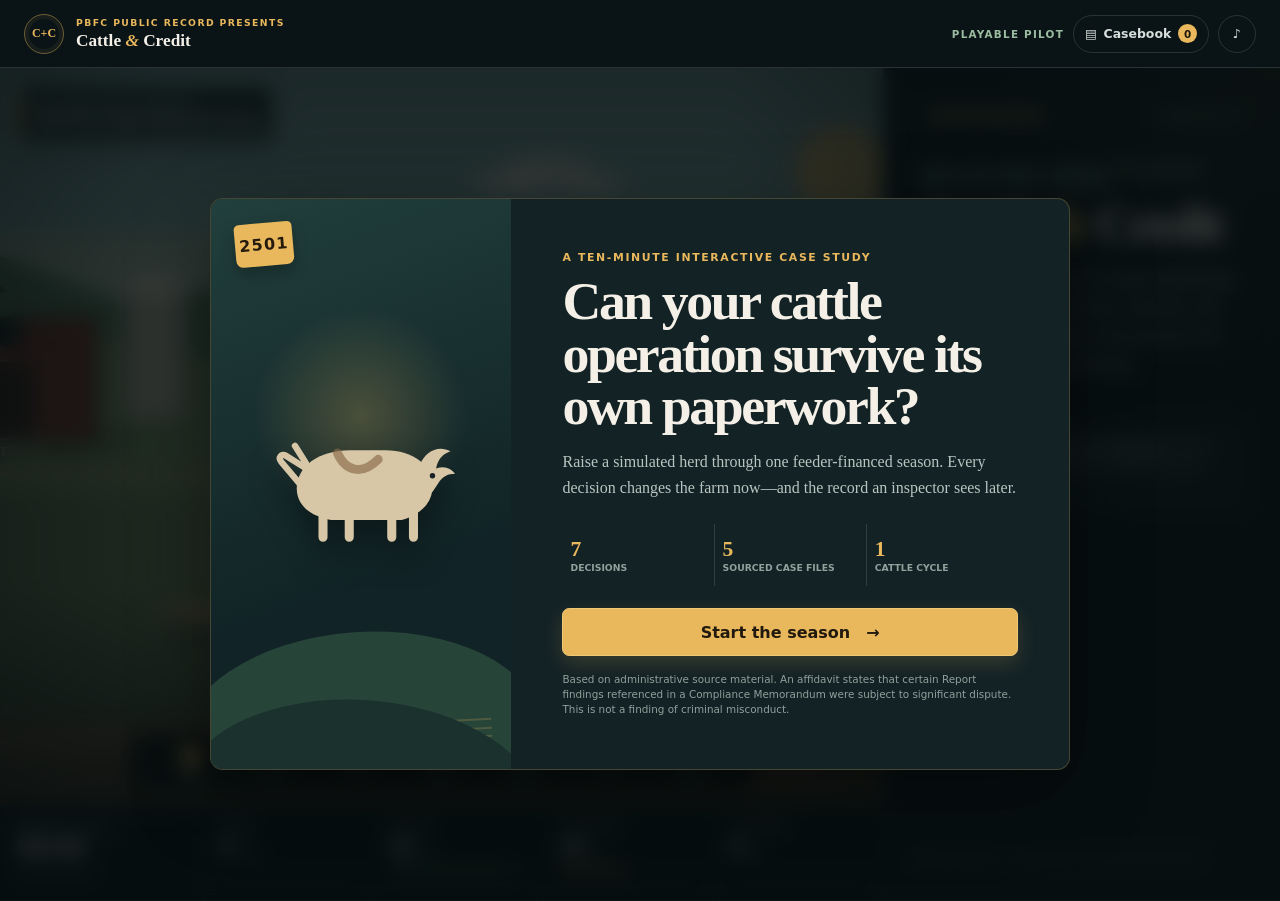
<file: simulator/index.html>
<!doctype html>
<html lang="en">
  <head>
    <meta charset="UTF-8" />
    <meta name="viewport" content="width=device-width, initial-scale=1.0, viewport-fit=cover" />
    <meta name="theme-color" content="#101c20" />
    <meta
      name="description"
      content="A source-grounded cattle and feeder-finance simulator based on issues reported in the PBFC public record."
    />
    <title>Cattle & Credit — A Feeder Finance Simulator</title>
    <script type="module" crossorigin src="./assets/index-DJYjuH7Q.js"></script>
    <link rel="stylesheet" crossorigin href="./assets/index-Cki2pBOg.css">
  </head>
  <body>
    <a class="skip-link" href="#decision-panel">Skip to the current decision</a>

    <div class="app-shell">
      <header class="topbar">
        <a class="brand" href="../" aria-label="PBFC Public Record home">
          <span class="brand-mark" aria-hidden="true">C+C</span>
          <span>
            <span class="eyebrow">PBFC Public Record presents</span>
            <strong>Cattle <i>&</i> Credit</strong>
          </span>
        </a>
        <div class="top-actions">
          <span class="pilot-badge">Playable pilot</span>
          <button class="quiet-button" id="casebook-button" type="button" aria-haspopup="dialog">
            <span aria-hidden="true">▤</span> Casebook <b id="casebook-count">0</b>
          </button>
          <button class="quiet-button icon-button" id="sound-button" type="button" aria-pressed="true" aria-label="Mute sound">
            <span aria-hidden="true">♪</span>
          </button>
        </div>
      </header>

      <main class="game-layout" id="main-content">
        <section class="world-panel" aria-label="Animated cattle ranch">
          <div class="world-frame">
            <div id="game-container" aria-hidden="true"></div>
            <div class="world-vignette" aria-hidden="true"></div>
            <div class="location-plate">
              <span id="location-kicker">Picture Butte country</span>
              <strong id="location-title">Your first feeder-financed season</strong>
            </div>
            <div class="progress-track" aria-label="Season progress">
              <span class="progress-line"><i id="progress-fill"></i></span>
              <ol id="progress-dots">
                <li class="active"><span>1</span><small>Join</small></li>
                <li><span>2</span><small>Fund</small></li>
                <li><span>3</span><small>Buy</small></li>
                <li><span>4</span><small>Raise</small></li>
                <li><span>5</span><small>Control</small></li>
                <li><span>6</span><small>Sell</small></li>
                <li><span>7</span><small>Inspect</small></li>
              </ol>
            </div>
          </div>

          <section class="hud" aria-label="Farm status" tabindex="0">
            <article class="hud-card cash-card">
              <span>Working cash</span>
              <strong id="hud-cash">$80,000</strong>
              <small>simulated dollars</small>
            </article>
            <article class="hud-card">
              <span>Herd</span>
              <strong><b id="hud-herd">0</b> <small>head</small></strong>
              <div class="mini-track"><i id="herd-meter"></i></div>
            </article>
            <article class="hud-card">
              <span>Health</span>
              <strong><b id="hud-health">92</b><small>/100</small></strong>
              <div class="mini-track good"><i id="health-meter"></i></div>
            </article>
            <article class="hud-card">
              <span>Integrity</span>
              <strong><b id="hud-integrity">50</b><small>/100</small></strong>
              <div class="mini-track gold"><i id="integrity-meter"></i></div>
            </article>
            <article class="hud-card scrutiny-card">
              <span>Scrutiny</span>
              <strong><b id="hud-scrutiny">0</b><small>/100</small></strong>
              <div class="mini-track danger"><i id="scrutiny-meter"></i></div>
            </article>
          </section>
        </section>

        <aside class="decision-panel" id="decision-panel" tabindex="-1" aria-labelledby="decision-title">
          <div class="decision-topline">
            <span class="chapter-pill" id="decision-chapter">Season briefing</span>
            <span class="decision-count" id="decision-count">Decision 0 of 7</span>
          </div>
          <div class="decision-copy">
            <p class="decision-kicker" id="decision-kicker">Raise the herd. Finance the season. Keep the story straight.</p>
            <h1 id="decision-title">Cattle <span>&</span> Credit</h1>
            <p class="decision-prompt" id="decision-prompt">
              Operate one cattle cycle through membership, financing, purchase, feeding, authority, sale and inspection.
              Ordinary farm pressure will make some shortcuts tempting.
            </p>
          </div>
          <div class="choice-list" id="choice-list">
            <div class="briefing-note">
              <span aria-hidden="true">◌</span>
              <p><strong>Your choices are not labelled.</strong> Source context appears after the decision, not before it.</p>
            </div>
          </div>
          <footer class="decision-footer">
            <p><span class="status-dot"></span> Fictional farm · documentary issues are source-pinned</p>
          </footer>
        </aside>
      </main>
    </div>

    <div class="intro-backdrop" id="intro-backdrop" role="dialog" aria-modal="true" aria-labelledby="intro-title">
      <section class="intro-card">
        <div class="intro-visual" aria-hidden="true">
          <span class="ear-tag">2501</span>
          <svg class="cow-silhouette" viewBox="0 0 210 130" role="img" aria-label="Stylized cattle silhouette">
            <path d="M34 70c0-24 24-42 59-42h39c31 0 52 17 52 40 0 18-13 31-34 37H72c-23-4-38-16-38-35Z" fill="currentColor"/>
            <path d="M169 46c7-18 22-24 35-17-9 3-14 9-16 19 9-3 16-1 21 6-8 0-13 3-17 8l-8 12-24-15 9-13Z" fill="currentColor"/>
            <path d="M46 49 22 34c-5-3-9 2-5 7l22 26M44 42 32 23" fill="none" stroke="currentColor" stroke-width="7" stroke-linecap="round"/>
            <path d="M63 96v28M92 99v25M139 98v26M163 93v31" fill="none" stroke="currentColor" stroke-width="10" stroke-linecap="round"/>
            <path d="M79 31c9 20 27 25 45 7" fill="none" stroke="#8b6a49" stroke-width="10" stroke-linecap="round" opacity=".65"/>
            <circle cx="184" cy="56" r="3" fill="#172326"/>
          </svg>
          <div class="ledger-lines"><i></i><i></i><i></i><i></i></div>
        </div>
        <div class="intro-body">
          <p class="eyebrow">A ten-minute interactive case study</p>
          <h2 id="intro-title">Can your cattle operation survive its own paperwork?</h2>
          <p>
            Raise a simulated herd through one feeder-financed season. Every decision changes the farm now—and the record an inspector sees later.
          </p>
          <ul class="intro-stats" aria-label="Pilot contents">
            <li><strong>7</strong><span>decisions</span></li>
            <li><strong>5</strong><span>sourced case files</span></li>
            <li><strong>1</strong><span>cattle cycle</span></li>
          </ul>
          <button class="primary-button" id="start-button" type="button">
            Start the season <span aria-hidden="true">→</span>
          </button>
          <p class="intro-caveat">
            Based on administrative source material. An affidavit states that certain Report findings referenced in a Compliance Memorandum were subject to significant dispute. This is not a finding of criminal misconduct.
          </p>
        </div>
      </section>
    </div>

    <dialog class="case-dialog" id="case-dialog" aria-labelledby="case-title" tabindex="-1">
      <div class="dialog-accent" aria-hidden="true"></div>
      <div class="dialog-header">
        <div>
          <p class="eyebrow" id="case-label">Case file unlocked</p>
          <h2 id="case-title">Source context</h2>
        </div>
        <span class="tier-stamp" id="case-tier" aria-label="Severity tier">S</span>
      </div>
      <div id="case-body" tabindex="0" role="region" aria-label="Decision effects and source details"></div>
      <div class="dialog-actions">
        <button class="text-button" id="open-casebook-from-dialog" type="button">Open Casebook</button>
        <button class="primary-button" id="continue-button" type="button">Continue the season <span aria-hidden="true">→</span></button>
      </div>
    </dialog>

    <dialog class="casebook-dialog" id="casebook-dialog" aria-labelledby="casebook-title">
      <div class="casebook-header">
        <div>
          <p class="eyebrow">Your documentary trail</p>
          <h2 id="casebook-title">Season Casebook</h2>
        </div>
        <button class="close-button" id="close-casebook" type="button" aria-label="Close Casebook">×</button>
      </div>
      <p class="casebook-intro">
        These entries summarize what IIS reported or opined. Opened files reflect decisions encountered in this fictional season—not findings about the player.
      </p>
      <div class="casebook-list" id="casebook-list"></div>
    </dialog>

    <div class="sr-only" id="live-region" aria-live="polite" aria-atomic="true"></div>

  </body>
</html>
</file>
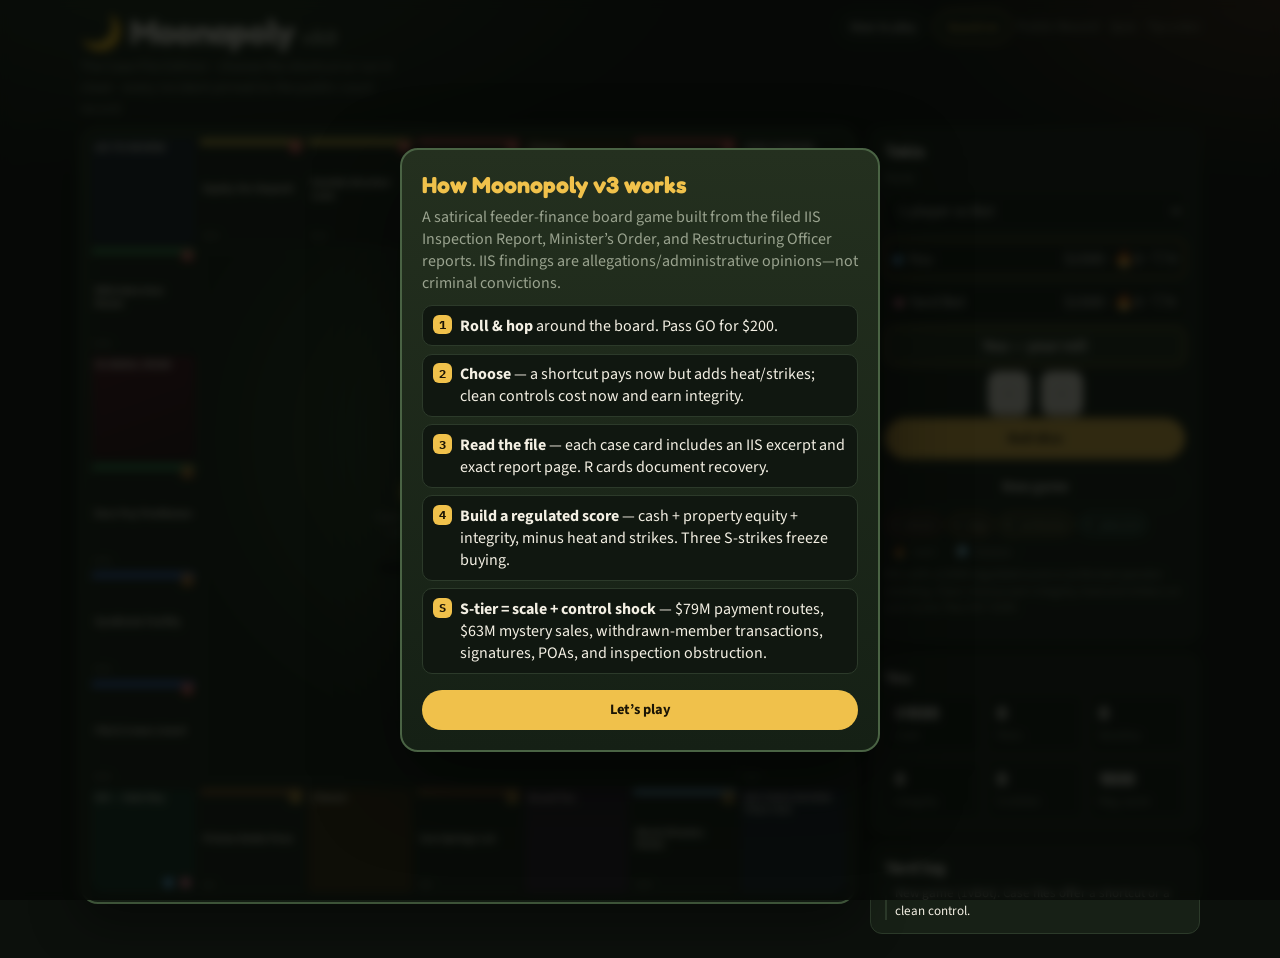
<file: moonopoly.html>
<!DOCTYPE html>
<html lang="en">
<head>
  <meta charset="utf-8" />
  <meta name="viewport" content="width=device-width, initial-scale=1" />
  <title>Moonopoly v3.0 — The Case-File Edition</title>
  <meta name="description" content="A source-cited, animated board game built from the PBFC court record. Choose shortcuts or clean controls, manage scrutiny, and survive the Minister’s Order." />
  <link rel="icon" href="[data-uri]" />
  <link rel="preconnect" href="https://fonts.googleapis.com" />
  <link rel="preconnect" href="https://fonts.gstatic.com" crossorigin />
  <link href="https://fonts.googleapis.com/css2?family=Fredoka:wght@500;600;700&family=IBM+Plex+Mono:wght@400;500;600&family=Source+Sans+3:wght@400;600;700&display=swap" rel="stylesheet" />
  <style>
    :root {
      --bg: #0c100c;
      --panel: #172016;
      --ink: #f3efe3;
      --muted: #9aa38f;
      --line: #2c3a2a;
      --gold: #f0c14b;
      --chance: #e0a23a;
      --order: #e05a48;
      --legal: #5dca86;
      --p1: #6ec6ff;
      --p2: #ff8fab;
      --p3: #a0e86a;
      --p4: #d4a0ff;
      --s: #ff4d4d;
      --a: #ff9f43;
      --b: #feca57;
      --c: #54d6a5;
      --r: #67d9c0;
      --display: "Fredoka", system-ui, sans-serif;
      --font: "Source Sans 3", system-ui, sans-serif;
      --mono: "IBM Plex Mono", monospace;
    }
    * { box-sizing: border-box; }
    body {
      margin: 0; min-height: 100vh; color: var(--ink); font-family: var(--font);
      background:
        radial-gradient(900px 420px at 15% -5%, #24331f 0%, transparent 55%),
        radial-gradient(700px 360px at 100% 0%, #3a2418 0%, transparent 50%),
        var(--bg);
      overflow-x: hidden;
    }
    a { color: var(--gold); }
    button, select, a { touch-action: manipulation; }
    :focus-visible { outline: 3px solid #fff; outline-offset: 3px; }
    .sr-only { position:absolute!important; width:1px!important; height:1px!important; padding:0!important; margin:-1px!important; overflow:hidden!important; clip:rect(0,0,0,0)!important; white-space:nowrap!important; border:0!important; }
    .wrap { width: min(1120px, calc(100% - .9rem)); margin: 0 auto; padding: .65rem 0 1.5rem; }
    header { display: flex; justify-content: space-between; gap: .8rem; flex-wrap: wrap; margin-bottom: .55rem; align-items: flex-start; }
    h1 { font-family: var(--display); margin: 0; font-size: clamp(1.55rem, 3.6vw, 2.15rem); letter-spacing: -.02em; }
    .tagline { margin: .15rem 0 0; color: var(--muted); font-size: .9rem; max-width: 48ch; }
    .links { display: flex; gap: .65rem; flex-wrap: wrap; }
    .links a { color: var(--muted); text-decoration: none; font-size: .88rem; }
    .links a:hover { color: var(--ink); }

    .layout { display: grid; grid-template-columns: 1fr 330px; gap: .85rem; align-items: start; }
    @media (max-width: 920px) { .layout { grid-template-columns: 1fr; } }

    .board-shell {
      position: relative;
      background: linear-gradient(160deg, #1a2818, #121a12);
      border: 2px solid #3d5338; border-radius: 18px; padding: .55rem;
      box-shadow: 0 18px 50px rgba(0,0,0,.4);
    }
    .board {
      position: relative;
      display: grid; grid-template-columns: repeat(7, 1fr); grid-template-rows: repeat(7, 1fr);
      gap: 3px; aspect-ratio: 1; background: #0a0f0a; border-radius: 12px; overflow: hidden;
    }
    .cell {
      position: relative; background: var(--panel); border: 1px solid var(--line);
      min-height: 0; padding: 3px; display: flex; flex-direction: column; justify-content: space-between;
      font-size: clamp(.52rem, 1.05vw, .7rem); line-height: 1.12; overflow: hidden;
      transition: box-shadow .25s, transform .2s, background .25s;
    }
    .cell.pulse {
      animation: landPulse .55s ease;
      z-index: 2;
    }
    @keyframes landPulse {
      0% { box-shadow: inset 0 0 0 0 rgba(240,193,75,0); }
      40% { box-shadow: inset 0 0 0 3px rgba(240,193,75,.85), 0 0 18px rgba(240,193,75,.35); }
      100% { box-shadow: inset 0 0 0 0 rgba(240,193,75,0); }
    }
    .cell.center {
      grid-column: 2 / 7; grid-row: 2 / 7;
      background:
        radial-gradient(circle at 50% 35%, #314a2c 0%, #152015 68%);
      border: 1px solid #415a3c;
      align-items: center; justify-content: center; text-align: center; padding: .8rem;
    }
    .cell.go { background: #143528; }
    .cell.chance { background: #3a2c12; }
    .cell.order { background: #3a1814; }
    .cell.scandal { background: linear-gradient(160deg, #4a1420, #2a1018); }
    .cell.tax { background: #2a1f2e; }
    .cell.jail { background: #182230; }
    .cell .name { font-weight: 700; color: #f2ecda; white-space: pre-line; }
    .cell .price { color: var(--muted); font-family: var(--mono); font-size: .62em; }
    .cell .bar { height: 6px; border-radius: 2px 2px 0 0; margin: -3px -3px 2px; }
    .bar.brown{background:#8b5a2b}.bar.lightblue{background:#79c4e8}.bar.pink{background:#e08ab8}
    .bar.orange{background:#e08a3c}.bar.red{background:#d44c4c}.bar.yellow{background:#e0c14a}
    .bar.green{background:#3c9e5a}.bar.blue{background:#3c6fd4}
    .cell .tier {
      position: absolute; top: 2px; right: 2px; font-family: var(--mono); font-size: .55rem;
      font-weight: 600; padding: 1px 3px; border-radius: 3px; opacity: .9;
    }
    .tier-S { background: var(--s); color: #fff; }
    .tier-A { background: var(--a); color: #1a1000; }
    .tier-B { background: var(--b); color: #1a1400; }
    .tier-R { background: var(--r); color: #062216; }

    .tokens { position: absolute; right: 2px; bottom: 2px; display: flex; gap: 2px; }
    .token {
      width: 15px; height: 15px; border-radius: 50%; border: 2px solid #0c120c;
      box-shadow: 0 1px 4px rgba(0,0,0,.55);
      transition: transform .18s ease;
    }
    .token.p0 { background: var(--p1); }
    .token.p1 { background: var(--p2); }
    .token.p2 { background: var(--p3); }
    .token.p3 { background: var(--p4); }
    .token.bounce { animation: tokBounce .28s ease; }
    @keyframes tokBounce {
      0% { transform: scale(1); }
      40% { transform: scale(1.35); }
      100% { transform: scale(1); }
    }

    /* floating token for path animation */
    .flyer {
      position: absolute; width: 18px; height: 18px; border-radius: 50%;
      border: 2px solid #fff; z-index: 20; pointer-events: none;
      box-shadow: 0 0 12px rgba(255,255,255,.35);
      transition: left .22s cubic-bezier(.2,.8,.2,1), top .22s cubic-bezier(.2,.8,.2,1);
      opacity: 0;
    }
    .flyer.show { opacity: 1; }
    .flyer.p0 { background: var(--p1); }
    .flyer.p1 { background: var(--p2); }
    .flyer.p2 { background: var(--p3); }
    .flyer.p3 { background: var(--p4); }

    .center .moon { font-size: 1.8rem; animation: floaty 3s ease-in-out infinite; }
    @keyframes floaty { 0%,100%{transform:translateY(0)} 50%{transform:translateY(-6px)} }
    .center h2 { font-family: var(--display); margin: .15rem 0; color: var(--gold); font-size: clamp(1.15rem, 2.8vw, 1.7rem); }
    .center p { margin: 0; color: var(--muted); font-size: .82rem; max-width: 28ch; }
    .heat-ring {
      margin-top: .55rem; width: min(180px, 70%); height: 10px; border-radius: 999px;
      background: #0d140d; border: 1px solid var(--line); overflow: hidden;
    }
    .heat-ring > i {
      display: block; height: 100%; width: 0%;
      background: linear-gradient(90deg, #54d6a5, #feca57, #ff9f43, #ff4d4d);
      transition: width .45s ease;
    }
    .heat-label { font-family: var(--mono); font-size: .68rem; color: var(--muted); margin-top: .25rem; }

    .side { display: grid; gap: .65rem; }
    .card {
      background: var(--panel); border: 1px solid var(--line); border-radius: 12px; padding: .8rem .9rem;
    }
    .card h3 { margin: 0 0 .45rem; font-family: var(--display); font-size: 1rem; }
    .btn {
      appearance: none; border: 0; border-radius: 999px; padding: .62rem 1rem;
      font: 700 .9rem var(--font); cursor: pointer; transition: .12s ease; width: 100%;
    }
    .btn-primary { background: var(--gold); color: #1a1405; }
    .btn-primary:hover { filter: brightness(1.06); }
    .btn-primary:disabled { opacity: .45; cursor: not-allowed; filter: none; }
    .btn-ghost { background: transparent; color: var(--ink); border: 1px solid var(--line); }
    .players { display: grid; gap: .4rem; }
    .player-row {
      display: flex; justify-content: space-between; gap: .4rem; align-items: center;
      padding: .42rem .5rem; border-radius: 8px; background: #101710; border: 1px solid var(--line);
      transition: border-color .2s, transform .2s;
    }
    .player-row.active { border-color: var(--gold); transform: scale(1.01); }
    .dot { width: 10px; height: 10px; border-radius: 50%; display: inline-block; margin-right: .3rem; vertical-align: middle; }
    .dot.p0{background:var(--p1)}.dot.p1{background:var(--p2)}.dot.p2{background:var(--p3)}.dot.p3{background:var(--p4)}
    .dice-box { text-align: center; min-height: 2.4rem; margin: .35rem 0; }
    .die {
      display: inline-flex; width: 42px; height: 42px; margin: 0 4px; border-radius: 10px;
      background: #f4f0e2; color: #1a1814; font-family: var(--display); font-size: 1.35rem;
      align-items: center; justify-content: center; box-shadow: 0 4px 0 #b8b09a;
    }
    .die.spin { animation: dieSpin .5s ease; }
    @keyframes dieSpin {
      0% { transform: rotate(0) scale(1); }
      40% { transform: rotate(180deg) scale(1.15); }
      100% { transform: rotate(360deg) scale(1); }
    }
    .stats { display: grid; grid-template-columns: repeat(3, 1fr); gap: .4rem; }
    .stat { background: #101710; border: 1px solid var(--line); border-radius: 9px; padding: .45rem .55rem; }
    .stat b { display: block; font-family: var(--display); font-size: 1.1rem; transition: color .2s; }
    .stat span { color: var(--muted); font-size: .75rem; }
    .stat b.flash-up { color: var(--legal); animation: popNum .4s ease; }
    .stat b.flash-down { color: var(--order); animation: popNum .4s ease; }
    @keyframes popNum { 0%{transform:scale(1)} 50%{transform:scale(1.12)} 100%{transform:scale(1)} }

    .log { max-height: 160px; overflow: auto; display: grid; gap: .3rem; font-size: .82rem; color: var(--muted); }
    .log div { border-left: 2px solid var(--line); padding-left: .45rem; animation: logIn .25s ease; }
    @keyframes logIn { from { opacity: 0; transform: translateY(-4px);} to { opacity: 1; transform: none; } }
    .log .hi{color:var(--ink)}.log .bad{color:#f0a090}.log .good{color:#8fd9a8}.log .cardish{color:var(--chance)}.log .scandal{color:#ff8a8a;font-weight:700}

    .legend { display: flex; flex-wrap: wrap; gap: .35rem; margin-top: .35rem; }
    .chip { font-family: var(--mono); font-size: .65rem; padding: .15rem .4rem; border-radius: 999px; border: 1px solid var(--line); color: var(--muted); }
    .chip.S{border-color:var(--s);color:#ffb4b4}.chip.A{border-color:var(--a);color:#ffd0a0}.chip.B{border-color:var(--b);color:#ffe7a0}.chip.R{border-color:var(--r);color:#a6f3df}

    .win-banner {
      display: none; margin-top: .45rem; padding: .65rem .7rem; border-radius: 10px;
      background: #1f3a28; border: 1px solid #3f7a52; color: #c8f0d4; font-weight: 700;
      animation: landPulse .6s ease;
    }
    .win-banner.show { display: block; }

    .modal-bg {
      position: fixed; inset: 0; background: rgba(0,0,0,.72); display: none;
      align-items: center; justify-content: center; padding: 1rem; z-index: 60;
      backdrop-filter: blur(3px);
    }
    .modal-bg.show { display: flex; }
    .modal {
      width: min(520px, 100%); border-radius: 16px; padding: 1.1rem 1.15rem;
      border: 2px solid var(--line); background: #1c241b;
      box-shadow: 0 30px 70px rgba(0,0,0,.5);
      transform-origin: center;
      animation: cardIn .35s cubic-bezier(.2,.9,.2,1);
    }
    @keyframes cardIn {
      0% { transform: rotateY(70deg) scale(.85); opacity: 0; }
      100% { transform: none; opacity: 1; }
    }
    .modal.chance { border-color: #8a6a22; background: linear-gradient(180deg,#342a14,#1c241b); }
    .modal.order, .modal.scandal { border-color: #8a3a30; background: linear-gradient(180deg,#3a1714,#1c241b); }
    .modal.rebuild { border-color: #3b9f85; background: linear-gradient(180deg,#123a30,#1c241b); }
    .modal.buy { border-color: #3c6fd4; background: linear-gradient(180deg,#152033,#1c241b); }
    .modal .eyebrow { font-family: var(--mono); font-size: .72rem; letter-spacing: .08em; text-transform: uppercase; color: var(--muted); }
    .modal h3 { font-family: var(--display); margin: .25rem 0 .45rem; font-size: 1.3rem; }
    .modal p { margin: 0 0 .65rem; line-height: 1.45; }
    .modal .quote { display:none; margin:.7rem 0; padding:.65rem .75rem; border-left:3px solid var(--gold); background:rgba(0,0,0,.2); color:#eee7d6; font-size:.88rem; line-height:1.4; }
    .modal .quote.show { display:block; }
    .modal .cite { font-family: var(--mono); font-size: .7rem; color: #b8c1ae; margin-bottom: .45rem; }
    .modal .source-note { color:var(--muted); font-size:.72rem; line-height:1.35; margin:0 0 .8rem; }
    .tier-pill {
      display: inline-block; font-family: var(--mono); font-size: .7rem; font-weight: 700;
      padding: .15rem .45rem; border-radius: 999px; margin-bottom: .35rem;
    }
    .tier-pill.S{background:var(--s);color:#fff}
    .tier-pill.A{background:var(--a);color:#1a1000}
    .tier-pill.B{background:var(--b);color:#1a1400}
    .tier-pill.C{background:var(--c);color:#062216}
    .tier-pill.R{background:var(--r);color:#062216}
    .modal-actions { display: grid; grid-template-columns: 1fr 1fr; gap: .45rem; }
    .modal-actions .btn { width: 100%; }
    .modal-actions.single { grid-template-columns: 1fr; }

    .money-float {
      position: fixed; z-index: 70; font-family: var(--display); font-weight: 700;
      font-size: 1.2rem; pointer-events: none; animation: moneyUp .9s ease forwards;
      text-shadow: 0 2px 8px rgba(0,0,0,.5);
    }
    .money-float.up { color: var(--legal); }
    .money-float.down { color: var(--order); }
    @keyframes moneyUp {
      0% { opacity: 0; transform: translateY(8px) scale(.9); }
      20% { opacity: 1; }
      100% { opacity: 0; transform: translateY(-40px) scale(1.05); }
    }

    .fine { color: var(--muted); font-size: .76rem; margin-top: .4rem; line-height: 1.35; }
    .shake { animation: shake .35s ease; }
        @keyframes shake {
          0%,100%{transform:translateX(0)}
          25%{transform:translateX(-4px)}
          75%{transform:translateX(4px)}
        }

        .toolbar { display: flex; gap: .4rem; flex-wrap: wrap; align-items: center; }
        .icon-btn {
          appearance: none; border: 1px solid var(--line); background: #101710; color: var(--ink);
          border-radius: 999px; padding: .4rem .7rem; font: 600 .8rem var(--font); cursor: pointer;
        }
        .icon-btn.on { border-color: var(--gold); color: var(--gold); }

        .overlay {
          position: fixed; inset: 0; z-index: 80; background: rgba(5,8,5,.82);
          display: none; align-items: center; justify-content: center; padding: 1rem;
          backdrop-filter: blur(5px);
        }
        .overlay.show { display: flex; }
        .overlay-card {
          width: min(480px, 100%); background: linear-gradient(180deg, #24301f, #152015);
          border: 2px solid #4a6344; border-radius: 18px; padding: 1.2rem 1.25rem;
          box-shadow: 0 30px 80px rgba(0,0,0,.55); animation: cardIn .35s ease;
        }
        .overlay-card h2 { font-family: var(--display); margin: 0 0 .5rem; font-size: 1.45rem; color: var(--gold); }
        .overlay-card ol { margin: .4rem 0 1rem; padding-left: 1.2rem; color: var(--ink); }
        .overlay-card li { margin: .35rem 0; }
        .steps { display: grid; gap: .45rem; margin: .7rem 0 1rem; }
        .step {
          display: grid; grid-template-columns: auto 1fr; gap: .55rem; align-items: start;
          background: #101710; border: 1px solid var(--line); border-radius: 10px; padding: .55rem .65rem;
        }
        .step b {
          font-family: var(--mono); font-size: .72rem; color: #1a1405; background: var(--gold);
          border-radius: 6px; padding: .15rem .35rem;
        }

        .end-stats { display: grid; grid-template-columns: repeat(auto-fit, minmax(78px, 1fr)); gap: .4rem; margin: .75rem 0; }
        .end-stats div {
          background: #101710; border: 1px solid var(--line); border-radius: 10px; padding: .55rem; text-align: center;
        }
        .end-stats b { display: block; font-family: var(--display); font-size: 1.2rem; }
        .end-stats span { color: var(--muted); font-size: .72rem; }

        .pass-token {
          width: 64px; height: 64px; border-radius: 50%; margin: 0 auto .75rem;
          border: 4px solid #0c120c; box-shadow: 0 0 0 3px var(--gold), 0 8px 24px rgba(0,0,0,.45);
        }
        .mobile-dock { display:none; }

        .confetti {
          position: fixed; inset: 0; pointer-events: none; z-index: 90; overflow: hidden; display: none;
        }
        .confetti.show { display: block; }
        .confetti i {
          position: absolute; top: -10px; width: 8px; height: 12px; border-radius: 2px;
          animation: fall linear forwards;
        }
        @keyframes fall {
          to { transform: translateY(110vh) rotate(720deg); opacity: .2; }
        }

        @media (max-width: 920px) {
          body { padding-bottom: 5rem; }
          .mobile-dock {
            position: fixed; z-index: 55; left: .55rem; right: .55rem; bottom: .55rem;
            display: flex; align-items: center; justify-content: space-between; gap: .6rem;
            padding: .55rem .65rem; border: 1px solid #4a6344; border-radius: 14px;
            background: rgba(16,23,16,.96); box-shadow: 0 12px 36px rgba(0,0,0,.55);
            backdrop-filter: blur(8px);
          }
          .mobile-dock span { min-width:0; overflow:hidden; text-overflow:ellipsis; white-space:nowrap; font-weight:700; }
          .mobile-dock .btn { width:auto; min-width:132px; }
          .layout { gap: .55rem; }
          .board-shell { max-width: min(100vw - .9rem, 520px); margin: 0 auto; }
          .cell { font-size: clamp(.48rem, 2.4vw, .62rem); padding: 2px; }
          .token { width: 12px; height: 12px; }
          .side { order: 2; }
          .log { max-height: 120px; }
          .modal-bg, .overlay { align-items:flex-start; overflow-y:auto; }
          .modal, .overlay-card { margin:auto 0; }
          header { margin-bottom: .35rem; }
        }
        @media (max-width: 520px) {
          .modal-actions { grid-template-columns: 1fr; }
          .stats { grid-template-columns: repeat(2, 1fr); }
        }
        @media (prefers-reduced-motion: reduce) {
          .cell.pulse, .token.bounce, .die.spin, .flyer, .money-float, .overlay-card, .modal { animation: none !important; transition: none !important; }
        }
      </style>
</head>
<body>
  <div class="wrap">
    <header>
      <div>
        <h1>🌙 Moonopoly <span style="font-size:.55em;color:var(--muted);font-weight:600">v3.0</span></h1>
                <p class="tagline">The Case-File Edition · choose the shortcut or run it clean · every incident pinned to the public court record.</p>
              </div>
              <div class="toolbar">
                <button class="icon-btn" id="btn-help" type="button">How to play</button>
                <button class="icon-btn" id="btn-mute" type="button" title="Toggle sound">Sound on</button>
                <div class="links">
                  <a href="index.html">Public Record</a>
                  <a href="play.html">Quiz</a>
                  <a href="index.html#submit">Tip a doc</a>
                </div>
              </div>
            </header>

    <div class="layout">
      <div class="board-shell" id="board-shell">
        <div class="board" id="board" role="img" aria-label="Moonopoly board with 24 spaces arranged around the edge"></div>
        <div class="flyer p0" id="flyer0"></div>
        <div class="flyer p1" id="flyer1"></div>
        <div class="flyer p2" id="flyer2"></div>
        <div class="flyer p3" id="flyer3"></div>
      </div>

      <div class="side">
        <div class="card">
          <h3>Table</h3>
          <label for="mode-select" style="display:block;font-size:.8rem;color:var(--muted);margin-bottom:.25rem">Mode</label>
          <select id="mode-select" style="width:100%;margin-bottom:.55rem;padding:.45rem .5rem;border-radius:8px;border:1px solid var(--line);background:#101710;color:var(--ink);font:inherit">
            <option value="1b">1 player vs Bot</option>
            <option value="2h">2 player hotseat</option>
            <option value="3h">3 player hotseat</option>
            <option value="4h">4 player hotseat</option>
          </select>
          <div class="players" id="players" aria-label="Player standings"></div>
          <div id="turn-banner" role="status" aria-live="polite" style="display:none;margin:.35rem 0;padding:.45rem .55rem;border-radius:8px;background:#24301f;border:1px solid var(--gold);font-weight:700;text-align:center"></div>
          <div class="dice-box" id="dice-box" aria-label="Dice result" aria-live="polite">
            <span class="die" id="die1">·</span>
            <span class="die" id="die2">·</span>
          </div>
          <div style="display:grid;gap:.4rem">
            <button class="btn btn-primary" id="btn-roll" type="button">Roll dice</button>
            <button class="btn btn-ghost" id="btn-new" type="button">New game</button>
          </div>
          <div class="win-banner" id="win"></div>
                    <div class="legend">
                      <span class="chip S">S shock</span>
                      <span class="chip A">A big</span>
                      <span class="chip B">B controls</span>
                      <span class="chip R">R rebuild</span>
                      <span class="chip">🔥 heat</span>
                      <span class="chip">🧊 freeze</span>
                    </div>
                    <p class="fine">Win with a $2800 regulated score or as the last operator standing. Clean choices earn integrity; heat and strikes cut your score. Pass GO +$200.</p>
                  </div>

        <div class="card">
          <h3 id="ranch-title">Active ranch</h3>
          <div class="stats">
            <div class="stat"><b id="cash">$1500</b><span>Cash</span></div>
            <div class="stat"><b id="props">0</b><span>Pens</span></div>
            <div class="stat"><b id="heat">0</b><span>Scrutiny</span></div>
            <div class="stat"><b id="integrity">0</b><span>Integrity</span></div>
            <div class="stat"><b id="infractions">0</b><span>S-strikes</span></div>
            <div class="stat"><b id="score">1500</b><span>Reg. score</span></div>
          </div>
        </div>

        <div class="card">
          <h3>Yard log</h3>
          <div class="log" id="log" role="log" aria-live="polite" aria-relevant="additions"></div>
        </div>
      </div>
    </div>
  </div>

  <div class="modal-bg" id="modal" role="dialog" aria-modal="true" aria-labelledby="modal-title" aria-describedby="modal-body">
      <div class="modal" id="modal-card" tabindex="-1">
        <div class="eyebrow" id="modal-eye">Case file</div>
        <div id="modal-tier"></div>
        <h3 id="modal-title">Title</h3>
        <p id="modal-body">Body</p>
        <blockquote class="quote" id="modal-quote"></blockquote>
        <div class="cite" id="modal-cite"></div>
        <p class="source-note" id="modal-note"></p>
        <div class="modal-actions single" id="modal-actions"></div>
      </div>
    </div>

    <div class="overlay" id="tutorial" role="dialog" aria-modal="true" aria-labelledby="tutorial-title">
      <div class="overlay-card" tabindex="-1">
        <h2 id="tutorial-title">How Moonopoly v3 works</h2>
        <p style="margin:0;color:var(--muted)">A satirical feeder-finance board game built from the filed IIS Inspection Report, Minister’s Order, and Restructuring Officer reports. IIS findings are allegations/administrative opinions—not criminal convictions.</p>
        <div class="steps">
          <div class="step"><b>1</b><div><strong>Roll & hop</strong> around the board. Pass GO for $200.</div></div>
          <div class="step"><b>2</b><div><strong>Choose</strong> — a shortcut pays now but adds heat/strikes; clean controls cost now and earn integrity.</div></div>
          <div class="step"><b>3</b><div><strong>Read the file</strong> — each case card includes an IIS excerpt and exact report page. R cards document recovery.</div></div>
          <div class="step"><b>4</b><div><strong>Build a regulated score</strong> — cash + property equity + integrity, minus heat and strikes. Three S-strikes freeze buying.</div></div>
          <div class="step"><b>S</b><div><strong>S-tier = scale + control shock</strong> — $79M payment routes, $63M mystery sales, withdrawn-member transactions, signatures, POAs, and inspection obstruction.</div></div>
        </div>
        <button class="btn btn-primary" id="tutorial-go" type="button">Let’s play</button>
      </div>
    </div>

    <div class="overlay" id="end-overlay" role="dialog" aria-modal="true" aria-labelledby="end-title">
      <div class="overlay-card" tabindex="-1">
        <h2 id="end-title">Game over</h2>
        <p id="end-blurb" style="margin:0;color:var(--muted)"></p>
        <div class="end-stats">
          <div><b id="end-cash">$0</b><span>Cash</span></div>
          <div><b id="end-integrity">0</b><span>Integrity</span></div>
          <div><b id="end-strikes">0</b><span>S-strikes</span></div>
          <div><b id="end-heat">0</b><span>Final heat</span></div>
          <div><b id="end-score">0</b><span>Reg. score</span></div>
        </div>
        <p style="margin:0 0 .8rem;color:var(--muted);font-size:.9rem">
          The full IIS Inspection Report is now in the archive. The next missing layer is its cited supporting-document set and the February 2026 AGM package—tip either if you have it.
        </p>
        <div style="display:grid;gap:.45rem">
          <button class="btn btn-primary" id="end-again" type="button">Play again</button>
          <a class="btn btn-ghost" href="index.html#submit" style="text-align:center;text-decoration:none;display:block">Submit a supporting document</a>
          <a class="btn btn-ghost" href="index.html" style="text-align:center;text-decoration:none;display:block">Read the Public Record</a>
          <a class="btn btn-ghost" href="play.html" style="text-align:center;text-decoration:none;display:block">Train on Spot the Legal One</a>
        </div>
      </div>
    </div>

    <div class="overlay" id="pass-overlay" role="dialog" aria-modal="true" aria-labelledby="pass-title">
      <div class="overlay-card" tabindex="-1">
        <div class="pass-token" id="pass-token" aria-hidden="true"></div>
        <h2 id="pass-title">Pass the device</h2>
        <p id="pass-copy" style="color:var(--muted)">Next ranch, take the screen.</p>
        <button class="btn btn-primary" id="pass-ready" type="button">I’m ready</button>
      </div>
    </div>

    <div class="mobile-dock" id="mobile-dock" aria-label="Mobile turn controls">
      <span id="mobile-turn">Blue Ranch</span>
      <button class="btn btn-primary" id="btn-roll-mobile" type="button">Roll dice</button>
    </div>

    <div class="confetti" id="confetti" aria-hidden="true"></div>

    <script>
    const PATH_POS = [
      [6,0],[6,1],[6,2],[6,3],[6,4],[6,5],[6,6],
      [5,6],[4,6],[3,6],[2,6],[1,6],
      [0,6],[0,5],[0,4],[0,3],[0,2],[0,1],[0,0],
      [1,0],[2,0],[3,0],[4,0],[5,0]
    ];

    // Board themed to severity ladder
    const SPACES = [
      { name: "GO — Sale Day", type: "go" },
      { name: "Picture Butte Pens", type: "prop", group: "brown", price: 60, rent: 14, tier: "B" },
      { name: "Chance", type: "chance" },
      { name: "Iron Springs Lot", type: "prop", group: "brown", price: 80, rent: 18, tier: "B" },
      { name: "Brand Tax", type: "tax", amount: 80 },
      { name: "Weak Minutes Motel", type: "prop", group: "lightblue", price: 100, rent: 22, tier: "B" },
      { name: "RECORDS REVIEW\nTime-Out", type: "jail" },
      { name: "Related-Party Pen", type: "prop", group: "pink", price: 140, rent: 30, tier: "A" },
      { name: "Minister’s Order", type: "order" },
      { name: "Cap Bypass Yards", type: "prop", group: "pink", price: 160, rent: 34, tier: "A" },
      { name: "Advance Overdraft", type: "prop", group: "orange", price: 180, rent: 38, tier: "A" },
      { name: "No-Deposit Drive", type: "prop", group: "orange", price: 200, rent: 42, tier: "A" },
      { name: "FREE PARKING\nCattle Audit", type: "free" },
      { name: "Ineligible Club", type: "prop", group: "red", price: 220, rent: 48, tier: "S" },
      { name: "Chance", type: "chance" },
      { name: "Guarantee Misuse", type: "prop", group: "red", price: 240, rent: 52, tier: "S" },
      { name: "Zombie Member Lane", type: "prop", group: "yellow", price: 260, rent: 56, tier: "S" },
      { name: "Equity-for-Deposit", type: "prop", group: "yellow", price: 280, rent: 60, tier: "S" },
      { name: "GO TO REVIEW", type: "gotojail" },
      { name: "NDA Interview Room", type: "prop", group: "green", price: 300, rent: 65, tier: "S" },
      { name: "SCANDAL DRAW", type: "scandal" },
      { name: "Exec Pay Penthouse", type: "prop", group: "green", price: 320, rent: 70, tier: "A" },
      { name: "Syndicate Facility", type: "prop", group: "blue", price: 350, rent: 80, tier: "A" },
      { name: "FALG Crown Jewel", type: "prop", group: "blue", price: 400, rent: 95, tier: "S" }
    ];

    // Source-cited case files. IIS material is presented as allegation/opinion, not criminal guilt.
    const SOURCE_NOTE = "Source layer: IIS inspection finding/opinion reproduced in a filed affidavit. Some findings were disputed. This is not a criminal conviction.";
    const CASE_FILES = {
      S: [
        {
          title: "$79 million through one orbit",
          body: "IIS reported more than $79M paid in eleven months to businesses linked to PBFC’s then-chair, including more than $9M that appeared to be Equity Advances.",
          quote: "“From January to November 2022, PBFC paid over $79,000,000…”",
          cite: "IIS Inspection Report ¶40, p.18 · filed Ankermann affidavit PDF p.21",
          shortcut: { label: "Keep the fast lane", money: 220, heat: 3, strike: 1, freeze: 1 },
          clean: { label: "Stop, disclose & review", money: -50, heat: -1, integrity: 2 }
        },
        {
          title: "33,000 cattle. One week. Mystery buyer.",
          body: "IIS reported a one-week, $63M sale record naming a law firm and “Schooten & Sons,” and said it found no record of the true purchaser for cattle recorded as sold to the firm.",
          quote: "“Over 33,000 cattle worth over $63,000,000 in one week…”",
          cite: "IIS Inspection Report ¶141, p.38 · filed Ankermann affidavit PDF p.41",
          shortcut: { label: "Post it and move on", money: 200, heat: 3, strike: 1 },
          clean: { label: "Verify the purchaser", money: -60, heat: -1, integrity: 2 }
        },
        {
          title: "Accounts that outlived membership",
          body: "IIS alleged that administrators kept processing agreements and transactions for two people after they withdrew.",
          quote: "“Transactions totalling $5,996,140.58 occurred after they withdrew.”",
          cite: "IIS Inspection Report ¶69, p.24 · filed Ankermann affidavit PDF p.27",
          shortcut: { label: "Let the accounts walk", money: 170, heat: 3, strike: 1 },
          clean: { label: "Close and reconcile", money: -35, heat: -1, integrity: 2 }
        },
        {
          title: "Two hundred signatures do not match",
          body: "IIS reported about 130 Equity Loan note signatures and 70 Livestock Supply Form signatures that did not match member driver’s-licence signatures.",
          quote: "“These 130… and 70… signatures did not match the signatures reflected on the members’ driver’s licenses.”",
          cite: "IIS Inspection Report ¶64, p.23 · filed Ankermann affidavit PDF p.26",
          shortcut: { label: "Call it close enough", money: 190, heat: 3, strike: 1 },
          clean: { label: "Re-execute every file", money: -80, heat: -1, integrity: 2 }
        },
        {
          title: "$120M under powers of attorney",
          body: "IIS reported that the maximum cattle-contract and Equity Advance value available to members whose files carried these powers of attorney exceeded $120M.",
          quote: "“The maximum value… available… was over $120,000,000.”",
          cite: "IIS Inspection Report ¶36, p.17 · filed Ankermann affidavit PDF p.20",
          shortcut: { label: "Centralize everything", money: 220, heat: 3, strike: 1 },
          clean: { label: "Restore member control", money: -70, heat: -1, integrity: 2 }
        },
        {
          title: "$129M co-sign concentration",
          body: "IIS reported potential co-signing exposure for 32 other members and $7.56M of Equity Advances in the two sampled months.",
          quote: "“Potential to co-sign for up to $129,012,871.80 of 32 other members’ liabilities.”",
          cite: "IIS Inspection Report ¶67, p.24 · filed Ankermann affidavit PDF p.27",
          shortcut: { label: "Stack the co-signers", money: 210, heat: 3, strike: 1 },
          clean: { label: "Diversify the risk", money: -50, heat: -1, integrity: 2 }
        },
        {
          title: "Inspection goes quiet",
          body: "IIS reported refused interviews, advice not to respond, unanswered NDA questions, and unexplained amendments to ten board-meeting minutes.",
          quote: "“The purpose of those amendments was not clear… [the] request for particulars… went unanswered.”",
          cite: "IIS Inspection Report ¶59, pp.21–22 · filed Ankermann affidavit PDFs pp.24–25",
          shortcut: { label: "Say nothing", money: 150, heat: 3, strike: 1, freeze: 1 },
          clean: { label: "Cooperate and preserve", money: -30, heat: -2, integrity: 2 }
        },
        {
          title: "$82.25M control stack",
          body: "IIS calculated the combined livestock and Equity Advance access tied to powers of attorney over 18 specified-member accounts.",
          quote: "“Access to $82,250,000 worth of livestock and Equity Advances at any one time.”",
          cite: "IIS Inspection Report ¶54, p.21 · filed Ankermann affidavit PDF p.24",
          shortcut: { label: "Use the full stack", money: 200, heat: 3, strike: 1 },
          clean: { label: "Enforce individual limits", money: -60, heat: -1, integrity: 2 }
        },
        {
          title: "The advance pays the deposit",
          body: "IIS reported portions of Equity Advances were paid directly into member security-deposit accounts, contrary to a Manual rule that deposits cannot be financed.",
          quote: "“Security deposits cannot be financed.”",
          cite: "IIS Inspection Report ¶66, p.23 · filed Ankermann affidavit PDF p.26",
          shortcut: { label: "Finance the skin-in-game", money: 180, heat: 3, strike: 1 },
          clean: { label: "Collect real deposits", money: -40, heat: -1, integrity: 2 }
        }
      ],
      A: [
        {
          title: "$58.68M in nineteen accounts",
          body: "IIS reported that contracts for 19 specified members represented 24.1% of all livestock and Equity Advance value at September 2023.",
          quote: "“Totaled $58,680,651.76, representing 24.1%…”",
          cite: "IIS Inspection Report ¶55, p.21 · filed Ankermann affidavit PDF p.24",
          shortcut: { label: "Keep concentrating", money: 150, heat: 2 },
          clean: { label: "Set exposure limits", money: -35, heat: -1, integrity: 1 }
        },
        {
          title: "Twenty-nine deposits, two business groups",
          body: "IIS alleged that related businesses paid security deposits for at least 29 members, bypassing part of the program’s risk-mitigation design.",
          quote: "“PBFC bypassed part of the risk mitigation requirements imposed by the FALGP.”",
          cite: "IIS Inspection Report ¶57, p.21 · filed Ankermann affidavit PDF p.24",
          shortcut: { label: "Accept the bundle", money: 140, heat: 2 },
          clean: { label: "Collect from each member", money: -30, heat: -1, integrity: 1 }
        },

        {
          title: "Related receivables hit 50%",
          body: "IIS reported related-party receivables rose sixfold to $47.14M and 50%, then the next year’s reporting stopped showing that category.",
          quote: "“This drastically understated the extent of PBFC’s economic dependence on non-arm’s length transactions.”",
          cite: "IIS Inspection Report ¶¶75–76, p.25 · filed Ankermann affidavit PDF p.28",
          shortcut: { label: "Hide the column", money: 150, heat: 2 },
          clean: { label: "Disclose the concentration", money: -25, heat: -1, integrity: 1 }
        },
        {
          title: "$30M sale, written up later",
          body: "IIS reported that $30M of cattle had been sold before March 8, 2024, but the transaction appeared on the April statement dated April 30.",
          quote: "“PBFC did not document the sales until its April 2024 Statement of Sales.”",
          cite: "IIS Inspection Report ¶68, p.24 · filed Ankermann affidavit PDF p.27",
          shortcut: { label: "Backfill the ledger", money: 120, heat: 2 },
          clean: { label: "Book sales promptly", money: -20, heat: -1, integrity: 1 }
        },
        {
          title: "Board pay jumps fivefold",
          body: "IIS called $242,003 of fiscal-2022 board compensation and expenses excessive for a volunteer non-profit co-operative.",
          quote: "“More than five times higher than for the previous fiscal year.”",
          cite: "IIS Inspection Report ¶81, p.26 · filed Ankermann affidavit PDF p.29",
          shortcut: { label: "Approve the package", money: 110, heat: 2 },
          clean: { label: "Benchmark and disclose", money: -20, heat: -1, integrity: 1 }
        }
      ],
      B: [
        {
          title: "Purchaser? ‘Not our business.’",
          body: "IIS alleged sales records did not routinely identify purchaser or price and reproduced this response from the interim administrator.",
          quote: "“We have never required a record of where the cattle were sold or for how much, it is not our business.”",
          cite: "IIS Inspection Report ¶60, p.22 · filed Ankermann affidavit PDF p.25",
          shortcut: { label: "Keep the vibes ledger", money: 80, heat: 1 },
          clean: { label: "Record buyer and price", money: -15, heat: -1, integrity: 1 }
        },
        {
          title: "AGM: eight months late",
          body: "IIS reported the announced 2023 AGM date was more than eight months beyond the Cooperatives Act deadline.",
          quote: "“More than eight months later than allowed under the Cooperatives Act.”",
          cite: "IIS Inspection Report ¶82, p.26 · filed Ankermann affidavit PDF p.29",
          shortcut: { label: "Delay democracy", money: 70, heat: 1 },
          clean: { label: "Hold the meeting", money: -15, heat: -1, integrity: 1 }
        },
        {
          title: "The policy draft nobody can find",
          body: "IIS said minutes referenced co-signing and risk-policy work but did not explain it, and IIS had not seen a draft.",
          quote: "“The meeting minutes do not explain what the Board was working on, or why.”",
          cite: "IIS Inspection Report ¶70, p.24 · filed Ankermann affidavit PDF p.27",
          shortcut: { label: "Minute the fog", money: 60, heat: 1 },
          clean: { label: "Write and approve policy", money: -15, heat: -1, integrity: 1 }
        },
        {
          title: "Twenty percent, most big dividends",
          body: "IIS reported two member groups were about 20% of membership but received 63% of payments over $3,000 in 2022 and 54% in 2023.",
          quote: "“63%… in 2022, and 54%… in 2023 despite making up just 20%…”",
          cite: "IIS Inspection Report ¶48, p.19 · filed Ankermann affidavit PDF p.22",
          shortcut: { label: "Keep the pattern", money: 80, heat: 1 },
          clean: { label: "Audit allocation rules", money: -20, heat: -1, integrity: 1 }
        },
        {
          title: "A $300 fee arrives in a $200,600 cheque",
          body: "IIS tables showed related businesses paid many individual application fees, sometimes as a line item inside much larger cheques.",
          quote: "“Members did not pay their own application fee.”",
          cite: "IIS Inspection Report §2.1.3, pp.45–46 · filed Ankermann affidavit PDFs pp.48–49",
          shortcut: { label: "Accept the batch", money: 70, heat: 1 },
          clean: { label: "Verify member payment", money: -10, heat: -1, integrity: 1 }
        }
      ]
    };

    const REBUILD_CARDS = [
      { title: "52-site cattle audit", body: "The Restructuring Officer reported no significant missing-collateral finding after a March 2025 audit across 52 sites.", cite: "Restructuring Officer reporting · March 3–7, 2025", outcome: { money: 100, heat: -2, integrity: 1 } },
      { title: "Minister’s Order rescinded", body: "The lending freeze was rescinded after corrective work. The administrative remedy changed with the record.", cite: "Ministerial rescission · May 1, 2025", outcome: { money: 140, heat: -3, integrity: 1, freeze: -99 } },
      { title: "New lending resumes", body: "Program lending restarted. A functioning control system is more valuable than a dramatic press release.", cite: "Restructuring Officer reporting · May 26, 2025", outcome: { money: 120, heat: -1, integrity: 1 } },
      { title: "Seven-director reset", body: "Members elected a new seven-director board in December 2025.", cite: "Restructuring Officer reporting · December 1, 2025", outcome: { money: 80, heat: -1, integrity: 2 } },
      { title: "Unqualified audit opinion", body: "The fiscal-2025 audit received an unqualified opinion: recovery evidence, not a time machine.", cite: "MNP fiscal-2025 audit / Restructuring Officer reporting", outcome: { money: 110, heat: -2, integrity: 1 } },
      { title: "‘Operating in a sound manner’", body: "The Ministry later advised that PBFC was operating in a sound manner. That does not erase earlier allegations; it documents the recovery state.", cite: "Ministry communication · April 23, 2026", outcome: { money: 100, heat: -2, integrity: 2 } }
    ];

    const PLAYER_COLORS = ["var(--p1)", "var(--p2)", "var(--p3)", "var(--p4)"];
    const HOTSEAT_NAMES = ["Blue Ranch", "Pink Ranch", "Green Ranch", "Purple Ranch"];

    const state = {
      turn: 0,
      busy: false,
      over: false,
      mode: "1b",
      owners: Array(SPACES.length).fill(null),
      log: [],
      players: [],
      winnerId: null
    };

    function parseMode(v) {
      if (v === "2h") return { n: 2, bot: false };
      if (v === "3h") return { n: 3, bot: false };
      if (v === "4h") return { n: 4, bot: false };
      return { n: 2, bot: true };
    }

    function newPlayers(mode) {
      mode = mode || state.mode || "1b";
      const { n, bot } = parseMode(mode);
      const out = [];
      for (let i = 0; i < n; i++) {
        const isBot = bot && i === 1;
        out.push({
          id: i,
          name: bot ? (i === 0 ? "You" : "Yard Bot") : HOTSEAT_NAMES[i],
          human: !isBot,
          cash: 1500,
          pos: 0,
          props: [],
          heat: 0,
          jail: 0,
          frozen: 0,
          strikes: 0,
          integrity: 0,
          buyBlocked: false,
          bankrupt: false
        });
      }
      return out;
    }

    function playerCount() { return state.players.length; }

    function currentIndex() {
      if (!state.players.length) return 0;
      return ((state.turn % playerCount()) + playerCount()) % playerCount();
    }

    function currentPlayer() {
      return state.players[currentIndex()];
    }

    function nextTurn() {
      for (let i = 0; i < playerCount() + 1; i++) {
        state.turn++;
        const p = currentPlayer();
        if (p && !p.bankrupt) break;
      }
    }

    function cash(p, n, floatNear) {
      p.cash += n;
      if (floatNear && n !== 0) moneyFloat(n);
      if (n !== 0) flashCash(n > 0);
      while (p.cash < 0 && p.props.length) {
        const idx = p.props.slice().sort((a,b)=>SPACES[a].price-SPACES[b].price)[0];
        p.props = p.props.filter(i => i !== idx);
        state.owners[idx] = null;
        const sale = Math.floor(SPACES[idx].price / 2);
        p.cash += sale;
        log(`${p.name} distress-sales ${SPACES[idx].name} for $${sale}.`, "bad");
      }
      if (p.cash < 0) {
        p.bankrupt = true;
        p.cash = 0;
        p.props.forEach(i => state.owners[i] = null);
        p.props = [];
        log(`${p.name} is bankrupt. The yard reclaims everything.`, "bad");
        document.getElementById("board-shell").classList.add("shake");
        setTimeout(() => document.getElementById("board-shell").classList.remove("shake"), 400);
      }
    }

    function moneyFloat(n) {
      const el = document.createElement("div");
      el.className = `money-float ${n > 0 ? "up" : "down"}`;
      el.textContent = `${n > 0 ? "+" : ""}$${n}`;
      el.style.left = Math.min(window.innerWidth - 80, Math.max(20, window.innerWidth * 0.55)) + "px";
      el.style.top = Math.max(80, window.innerHeight * 0.35) + "px";
      document.body.appendChild(el);
      setTimeout(() => el.remove(), 900);
    }

    function flashCash(up) {
      const b = document.getElementById("cash");
      b.classList.remove("flash-up", "flash-down");
      void b.offsetWidth;
      b.classList.add(up ? "flash-up" : "flash-down");
    }

    function log(msg, cls = "") {
      state.log.unshift({ msg, cls });
      if (state.log.length > 50) state.log.pop();
      const el = document.getElementById("log");
      el.innerHTML = state.log.map(l => `<div class="${l.cls}">${esc(l.msg)}</div>`).join("");
    }
    function esc(s) {
      return String(s).replace(/[&<>"']/g, c => ({"&":"&amp;","<":"&lt;",">":"&gt;","\"":"&quot;","'":"&#39;"}[c]));
    }

    function buildBoard() {
      const board = document.getElementById("board");
      board.innerHTML = "";
      const center = document.createElement("div");
      center.className = "cell center";
      center.innerHTML = `
        <div class="moon">🐄🌙</div>
        <h2>Moonopoly</h2>
        <p>Open case files. Take the shortcut—or build integrity by running it clean.</p>
        <div class="heat-ring"><i id="heat-bar"></i></div>
        <div class="heat-label" id="heat-label">Table heat: calm</div>
      `;
      board.appendChild(center);

      PATH_POS.forEach((pos, idx) => {
        const s = SPACES[idx];
        const div = document.createElement("div");
        div.className = "cell";
        div.id = `cell-${idx}`;
        div.style.gridRow = String(pos[0] + 1);
        div.style.gridColumn = String(pos[1] + 1);
        if (s.type === "go") div.classList.add("go");
        if (s.type === "chance") div.classList.add("chance");
        if (s.type === "order") div.classList.add("order");
        if (s.type === "scandal") div.classList.add("scandal");
        if (s.type === "tax") div.classList.add("tax");
        if (s.type === "jail" || s.type === "gotojail") div.classList.add("jail");
        let bar = s.group ? `<div class="bar ${s.group}"></div>` : "";
        let tier = s.tier ? `<span class="tier tier-${s.tier}">${s.tier}</span>` : "";
        div.innerHTML = `${bar}${tier}<div class="name">${esc(s.name)}</div>${s.price ? `<div class="price">$${s.price}</div>` : ""}<div class="tokens" id="tok-${idx}"></div>`;
        board.appendChild(div);
      });
    }

    function cellCenter(idx) {
      const cell = document.getElementById(`cell-${idx}`);
      const shell = document.getElementById("board-shell").getBoundingClientRect();
      const r = cell.getBoundingClientRect();
      return {
        x: r.left - shell.left + r.width / 2 - 9,
        y: r.top - shell.top + r.height / 2 - 9
      };
    }

    function renderTokens(hideIds = []) {
      for (let i = 0; i < SPACES.length; i++) {
        const box = document.getElementById(`tok-${i}`);
        if (!box) continue;
        box.innerHTML = "";
        state.players.forEach(p => {
          if (!p.bankrupt && p.pos === i && !hideIds.includes(p.id)) {
            const t = document.createElement("div");
            t.className = `token p${p.id}`;
            box.appendChild(t);
          }
        });
      }
      document.querySelectorAll(".cell[id^='cell-']").forEach(cell => {
        const idx = +cell.id.split("-")[1];
        const owner = state.owners[idx];
        cell.style.outline = owner == null ? "" : `2px solid ${PLAYER_COLORS[owner] || "var(--gold)"}`;
      });
    }

    function renderSide() {
      if (!state.players.length) return;
      const p = currentPlayer() || state.players[0];
      document.getElementById("cash").textContent = `$${p.cash}`;
      document.getElementById("props").textContent = String(p.props.length);
      document.getElementById("heat").textContent = String(p.heat);
      document.getElementById("integrity").textContent = String(p.integrity);
      document.getElementById("infractions").textContent = String(p.strikes);
      document.getElementById("score").textContent = String(operatingScore(p));
      const rt = document.getElementById("ranch-title");
      if (rt) rt.textContent = state.over ? "Final ranch" : p.name;
      const box = document.getElementById("players");
      const ci = currentIndex();
      box.innerHTML = state.players.map((pl, i) => {
        const active = !state.over && ci === i ? "active" : "";
        return `<div class="player-row ${active}"><span><span class="dot p${pl.id}"></span>${esc(pl.name)}${pl.bankrupt?" 💀":""}${pl.frozen>0?" 🧊":""}${pl.jail>0?" ⛔":""}</span><span>$${pl.cash} · 🔥${pl.heat} · 🛡${pl.integrity}</span></div>`;
      }).join("");
      const humanTurn = !state.over && !state.busy && p && p.human && !p.bankrupt;
      document.getElementById("btn-roll").disabled = !humanTurn;
      const mobileRoll = document.getElementById("btn-roll-mobile");
      if (mobileRoll) mobileRoll.disabled = !humanTurn;
      const mobileTurn = document.getElementById("mobile-turn");
      if (mobileTurn) mobileTurn.textContent = p ? `${p.name} · score ${operatingScore(p)}` : "Game over";
      const tb = document.getElementById("turn-banner");
      if (tb) {
        if (!state.over && p) {
          tb.style.display = "block";
          tb.textContent = p.human ? (p.name + " — your roll") : (p.name + " thinking…");
        } else tb.style.display = "none";
      }
      const maxH = Math.max(0, ...state.players.map(x => x.heat));
      const bar = document.getElementById("heat-bar");
      const label = document.getElementById("heat-label");
      if (bar) bar.style.width = Math.min(100, maxH * 12) + "%";
      if (label) {
        label.textContent = maxH >= 8 ? "Table heat: MELTDOWN" : maxH >= 5 ? "Table heat: watched hard" : maxH >= 3 ? "Table heat: warm" : "Table heat: calm";
      }
    }

    function renderAll(hideIds) {
      renderTokens(hideIds || []);
      renderSide();
    }

    function wait(ms) { return new Promise(r => setTimeout(r, ms)); }
    const REDUCED_MOTION = window.matchMedia && window.matchMedia("(prefers-reduced-motion: reduce)").matches;

    async function animateDice(d1, d2) {
      sfx("dice");
      const a = document.getElementById("die1");
      const b = document.getElementById("die2");
      a.classList.add("spin"); b.classList.add("spin");
      for (let i = 0; i < 6; i++) {
        a.textContent = String(1 + Math.floor(Math.random()*6));
        b.textContent = String(1 + Math.floor(Math.random()*6));
        await wait(REDUCED_MOTION ? 5 : 50);
      }
      a.textContent = String(d1);
      b.textContent = String(d2);
      a.classList.remove("spin"); b.classList.remove("spin");
      void a.offsetWidth; a.classList.add("spin"); b.classList.add("spin");
      await wait(280);
      a.classList.remove("spin"); b.classList.remove("spin");
    }

    async function animateMove(p, steps) {
      const flyer = document.getElementById(`flyer${p.id}`);
      flyer.className = `flyer p${p.id} show`;
      // hide static token during flight
      renderTokens([p.id]);
      let pos = p.pos;
      let start = cellCenter(pos);
      flyer.style.left = start.x + "px";
      flyer.style.top = start.y + "px";
      for (let i = 0; i < steps; i++) {
        const next = (pos + 1) % SPACES.length;
        if (next < pos) {
          cash(p, 200, true);
          log(`${p.name} passed GO. +$200.`, "good");
        }
        pos = next;
        p.pos = pos;
        const c = cellCenter(pos);
                flyer.style.left = c.x + "px";
                flyer.style.top = c.y + "px";
                if (typeof sfx === "function") sfx("move");
                const cell = document.getElementById(`cell-${pos}`);
                cell.classList.remove("pulse");
                void cell.offsetWidth;
                cell.classList.add("pulse");
                await wait(REDUCED_MOTION ? 15 : 220);
      }
      flyer.classList.remove("show");
      renderTokens();
      // bounce token
      const tokBox = document.getElementById(`tok-${p.pos}`);
      if (tokBox && tokBox.firstChild) {
        tokBox.firstChild.classList.add("bounce");
      }
    }

    function randomFrom(items) {
      return items[Math.floor(Math.random() * items.length)];
    }

    function pickCard(kind = "chance") {
      if (kind === "scandal") return { tier: "S", card: randomFrom(CASE_FILES.S) };
      if (kind === "order") {
        const r = Math.random();
        const tier = r < 0.55 ? "S" : r < 0.9 ? "A" : "B";
        return { tier, card: randomFrom(CASE_FILES[tier]) };
      }
      if (Math.random() < 0.25) return { tier: "R", card: randomFrom(REBUILD_CARDS) };
      const r = Math.random();
      const tier = r < 0.12 ? "S" : r < 0.47 ? "A" : "B";
      return { tier, card: randomFrom(CASE_FILES[tier]) };
    }

    function outcomeText(label, outcome) {
      const bits = [];
      if (outcome.money) bits.push(`${outcome.money > 0 ? "+" : "−"}$${Math.abs(outcome.money)}`);
      if (outcome.heat) bits.push(`${outcome.heat > 0 ? "+" : "−"}${Math.abs(outcome.heat)} heat`);
      if (outcome.strike) bits.push(`+${outcome.strike} S-strike`);
      if (outcome.integrity) bits.push(`+${outcome.integrity} integrity`);
      return `${label} · ${bits.join(" · ") || "no change"}`;
    }

    function applyOutcome(p, tier, outcome, decision = "") {
      const beforeStrikes = p.strikes;
      if (outcome.money) {
        cash(p, outcome.money, true);
        sfx("cash");
      }
      p.heat = Math.max(0, p.heat + (outcome.heat || 0));
      p.integrity = Math.max(0, p.integrity + (outcome.integrity || 0));
      if (outcome.freeze === -99) p.frozen = 0;
      else if (outcome.freeze) p.frozen = Math.max(p.frozen, outcome.freeze);
      if (outcome.strike) p.strikes += outcome.strike;
      if (tier === "S") sfx("scandal");
      if (beforeStrikes < 3 && p.strikes >= 3) {
        p.frozen = Math.max(p.frozen, 2);
        log(`${p.name} hit 3 S-strikes — emergency buying freeze.`, "scandal");
      }
      if (beforeStrikes < 5 && p.strikes >= 5) {
        p.frozen = Math.max(p.frozen, 3);
        cash(p, -250, true);
        log(`${p.name} hit 5 S-strikes — extended Order review and $250 cleanup.`, "scandal");
      }
      if (decision) log(`${p.name}: ${decision}.`, decision.includes("clean") ? "good" : "bad");
    }

    let lastDialogFocus = null;
    function showModal({ kind, tier, title, body, quote = "", cite = "", note = "", actions }) {
      return new Promise(resolve => {
        const bg = document.getElementById("modal");
        const cardEl = document.getElementById("modal-card");
        lastDialogFocus = document.activeElement;
        cardEl.className = `modal ${kind}`;
        document.getElementById("modal-eye").textContent =
          kind === "chance" ? "CHANCE · CASE FILE" :
          kind === "order" ? "MINISTER’S ORDER · CASE FILE" :
          kind === "scandal" ? "SCANDAL DRAW · S-TIER CASE FILE" :
          kind === "rebuild" ? "REBUILD FILE · DOCUMENTED RECOVERY" : "PROPERTY";
        const tierEl = document.getElementById("modal-tier");
        tierEl.innerHTML = tier ? `<span class="tier-pill ${tier}">${tier === "R" ? "Rebuild" : `Tier ${tier}`}</span>` : "";
        document.getElementById("modal-title").textContent = title;
        document.getElementById("modal-body").textContent = body;
        const quoteEl = document.getElementById("modal-quote");
        quoteEl.textContent = quote;
        quoteEl.classList.toggle("show", !!quote);
        document.getElementById("modal-cite").textContent = cite;
        document.getElementById("modal-note").textContent = note;
        const actionsEl = document.getElementById("modal-actions");
        actionsEl.innerHTML = "";
        actionsEl.className = actions.length > 1 ? "modal-actions" : "modal-actions single";
        const close = value => {
          bg.classList.remove("show");
          document.removeEventListener("keydown", trap);
          if (lastDialogFocus && lastDialogFocus.focus) lastDialogFocus.focus();
          resolve(value);
        };
        actions.forEach(a => {
          const btn = document.createElement("button");
          btn.type = "button";
          btn.className = a.primary ? "btn btn-primary" : "btn btn-ghost";
          btn.textContent = a.label;
          btn.onclick = () => close(a.value);
          actionsEl.appendChild(btn);
        });
        const trap = e => {
          if (e.key !== "Tab") return;
          const buttons = [...actionsEl.querySelectorAll("button")];
          if (!buttons.length) return;
          const first = buttons[0], last = buttons[buttons.length - 1];
          if (e.shiftKey && document.activeElement === first) { e.preventDefault(); last.focus(); }
          else if (!e.shiftKey && document.activeElement === last) { e.preventDefault(); first.focus(); }
        };
        document.addEventListener("keydown", trap);
        bg.classList.add("show");
        requestAnimationFrame(() => actionsEl.querySelector("button")?.focus());
      });
    }

    function botDecision(p, card) {
      if (p.heat >= 4 || p.strikes >= 2 || p.integrity >= 3) return "clean";
      if (p.cash < 350) return "shortcut";
      return Math.random() < 0.55 ? "shortcut" : "clean";
    }

    async function resolveCaseCard(p, kind, tier, card) {
      if (tier === "R") {
        await showModal({
          kind: "rebuild", tier, title: card.title, body: card.body, cite: card.cite,
          note: "Recovery evidence is kept separate from allegation severity.",
          actions: [{ label: outcomeText("Apply recovery", card.outcome), value: true, primary: true }]
        });
        applyOutcome(p, tier, card.outcome, "documented rebuild");
        return;
      }
      let decision;
      if (p.human) {
        decision = await showModal({
          kind, tier, title: card.title, body: card.body, quote: card.quote, cite: card.cite,
          note: SOURCE_NOTE,
          actions: [
            { label: outcomeText(card.shortcut.label, card.shortcut), value: "shortcut", primary: false },
            { label: outcomeText(card.clean.label, card.clean), value: "clean", primary: true }
          ]
        });
      } else {
        decision = botDecision(p, card);
        const chosen = card[decision];
        await showModal({
          kind, tier, title: card.title, body: card.body, quote: card.quote, cite: card.cite,
          note: SOURCE_NOTE,
          actions: [{ label: outcomeText(`Yard Bot chose: ${chosen.label}`, chosen), value: decision, primary: true }]
        });
      }
      applyOutcome(p, tier, card[decision], decision === "clean" ? "ran it clean" : "took the shortcut");
    }

    async function land(p) {
      const s = SPACES[p.pos];
      const cell = document.getElementById(`cell-${p.pos}`);
      cell.classList.add("pulse");

      if (s.type === "go") {
        log(`${p.name} parks on Sale Day energy.`, "good");
        cash(p, 50, true);
        return;
      }
      if (s.type === "tax") {
        log(`${p.name} pays brand tax $${s.amount}.`, "bad");
        cash(p, -s.amount, true);
        return;
      }
      if (s.type === "free") {
        log(`${p.name} hits Cattle Audit parking. Headcount therapy.`, "good");
        p.heat = Math.max(0, p.heat - 1);
        cash(p, 40, true);
        return;
      }
      if (s.type === "jail") {
        log(`${p.name} is just visiting Records Review.`);
        return;
      }
      if (s.type === "gotojail") {
        log(`${p.name} is sent to Records Review.`, "bad");
        p.pos = 6;
        p.jail = 1;
        p.heat += 1;
        renderAll();
        return;
      }
      if (s.type === "chance" || s.type === "order" || s.type === "scandal") {
        const pick = pickCard(s.type);
        const { tier, card } = pick;
        const kind = s.type === "chance" ? "chance" : s.type === "scandal" ? "scandal" : "order";
        log(`${p.name} opens ${tier === "R" ? "a rebuild" : `${tier}-tier`} file: ${card.title}`, tier === "S" ? "scandal" : tier === "R" ? "good" : "cardish");
        await resolveCaseCard(p, kind, tier, card);
        renderAll();
        return;
      }
      if (s.type === "prop") {
        const owner = state.owners[p.pos];
        if (owner == null) {
          const can = p.cash >= s.price && !p.buyBlocked;
          if (p.human) {
            if (!can) {
              log(`${p.name} can’t buy ${s.name} (cash or freeze).`);
              return;
            }
            const buy = await showModal({
              kind: "buy",
              tier: s.tier,
              title: s.name,
              body: `Buy this ${s.tier || ""}-tier pen for $${s.price}? Base rent $${s.rent}${s.tier === "S" ? " plus a $15 evidence premium" : ""}.`,
              cite: "High scrutiny cuts an owner’s rent by 25%; heat is a liability, not a bonus.",
              actions: [
                { label: `Buy $${s.price}`, value: true, primary: true },
                { label: "Pass", value: false, primary: false }
              ]
            });
            if (buy) doBuy(p, p.pos);
            else log(`${p.name} passes on ${s.name}.`);
          } else {
            // bot
            if (can && (s.tier === "S" || p.cash - s.price > 350 || s.price <= 200)) doBuy(p, p.pos);
            else log(`${p.name} skips ${s.name}.`);
          }
          return;
        }
        if (owner !== p.id) {
          let rent = s.rent + (s.tier === "S" ? 15 : 0);
          if (state.players[owner].heat >= 6) rent = Math.floor(rent * 0.75);
          log(`${p.name} pays $${rent} rent at ${s.name} to ${state.players[owner].name}.`, "bad");
          cash(p, -rent, true);
          cash(state.players[owner], rent, false);
          return;
        }
        log(`${p.name} tours their own ${s.name}.`);
      }
    }

    function doBuy(p, idx) {
      const s = SPACES[idx];
      cash(p, -s.price, true);
      state.owners[idx] = p.id;
      p.props.push(idx);
      log(`${p.name} buys ${s.name} for $${s.price}.`, "good");
    }

    async function maybeContinueBot() {
      if (state.over) return;
      const p = currentPlayer();
      if (p && !p.human && !p.bankrupt) setTimeout(takeTurn, 550);
    }

    function showHandoff(p) {
      return new Promise(resolve => {
        const overlay = document.getElementById("pass-overlay");
        const ready = document.getElementById("pass-ready");
        document.getElementById("pass-title").textContent = `Pass to ${p.name}`;
        document.getElementById("pass-copy").textContent = "Previous turn complete. Hand over the device before revealing this ranch’s decisions.";
        document.getElementById("pass-token").style.background = PLAYER_COLORS[p.id];
        ready.textContent = `I’m ${p.name} — reveal my turn`;
        ready.onclick = () => { overlay.classList.remove("show"); resolve(); };
        overlay.classList.add("show");
        requestAnimationFrame(() => ready.focus());
      });
    }

    async function finishTurn(p) {
      p.buyBlocked = false;
      endCheck();
      if (state.over) {
        state.busy = false;
        renderAll();
        return;
      }
      nextTurn();
      renderAll();
      const np = currentPlayer();
      if (np && np.human && state.mode !== "1b") {
        log(`Pass the device to ${np.name}.`, "hi");
        await showHandoff(np);
      }
      state.busy = false;
      renderAll();
      await maybeContinueBot();
    }

    async function takeTurn() {
      if (state.over || state.busy) return;
      let p = currentPlayer();
      let guard = 0;
      while (p && p.bankrupt && guard < playerCount()) {
        nextTurn();
        p = currentPlayer();
        guard++;
      }
      if (!p || p.bankrupt) {
        endCheck();
        return;
      }
      state.busy = true;
      p.buyBlocked = false;
      renderAll();

      if (p.jail > 0) {
        p.jail--;
        log(`${p.name} serves Records Review (${p.jail} left).`);
        await finishTurn(p);
        return;
      }

      if (p.frozen > 0) {
        p.buyBlocked = true;
        p.frozen--;
        log(`${p.name} is under buying freeze (${p.frozen} turn${p.frozen === 1 ? "" : "s"} remain after this one).`, "bad");
      }

      const d1 = 1 + Math.floor(Math.random() * 6);
      const d2 = 1 + Math.floor(Math.random() * 6);
      await animateDice(d1, d2);
      const roll = d1 + d2;
      log(`${p.name} rolls ${roll}.`, "hi");
      await animateMove(p, roll);

      if (p.heat >= 6) {
        cash(p, -40 - p.strikes * 10, true);
        log(`${p.name} pays scrutiny surcharge (heat ${p.heat}, strikes ${p.strikes}).`, "bad");
      }

      await land(p);
      await finishTurn(p);
    }

    function propertyEquity(p) {
      return p.props.reduce((sum, idx) => sum + Math.floor((SPACES[idx].price || 0) * 0.55), 0);
    }

    function operatingScore(p) {
      if (!p || p.bankrupt) return 0;
      return Math.max(0, Math.round(p.cash + propertyEquity(p) + p.integrity * 120 - p.heat * 45 - p.strikes * 90));
    }

    function endCheck() {
      const alive = state.players.filter(p => !p.bankrupt);
      const qualified = alive.filter(p => operatingScore(p) >= 2800 && p.heat < 6 && p.strikes < 3)
        .sort((a, b) => operatingScore(b) - operatingScore(a));
      const turnCap = 24 * Math.max(2, playerCount());
      if (alive.length === 1) {
        state.over = true;
        state.winnerId = alive[0].id;
        banner(`${alive[0].name} wins — last operator standing.`);
      } else if (qualified.length) {
        const winner = qualified[0];
        state.over = true;
        state.winnerId = winner.id;
        banner(`${winner.name} reaches a $${operatingScore(winner)} regulated score and exits clean.`);
      } else if (state.turn >= turnCap) {
        state.over = true;
        const winner = [...alive].sort((a, b) => operatingScore(b) - operatingScore(a))[0];
        state.winnerId = winner.id;
        banner(`Time. ${winner.name} wins with a $${operatingScore(winner)} regulated score.`);
      }
    }

    function banner(msg) {
          const el = document.getElementById("win");
          el.textContent = msg;
          el.classList.add("show");
          log(msg, "good");
          document.getElementById("btn-roll").disabled = true;
          showEndScreen(msg);
        }

        function showEndScreen(msg) {
          const focus = state.players.find(p => p.id === state.winnerId) || state.players[0];
          const humanWon = !!(focus && focus.human);
          document.getElementById("end-title").textContent = humanWon ? `${focus.name} wins the yard` : `${focus ? focus.name : "Bot"} takes it`;
          document.getElementById("end-blurb").textContent = msg;
          document.getElementById("end-cash").textContent = `$${focus ? focus.cash : 0}`;
          document.getElementById("end-integrity").textContent = String(focus ? focus.integrity : 0);
          document.getElementById("end-strikes").textContent = String(focus ? focus.strikes : 0);
          document.getElementById("end-heat").textContent = String(focus ? focus.heat : 0);
          document.getElementById("end-score").textContent = String(operatingScore(focus));
          document.getElementById("end-overlay").classList.add("show");
          requestAnimationFrame(() => document.getElementById("end-again").focus());
          if (humanWon) {
            sfx("win");
            confetti();
          } else {
            sfx("lose");
          }
        }

        function confetti() {
          const box = document.getElementById("confetti");
          box.innerHTML = "";
          box.classList.add("show");
          const colors = ["#f0c14b", "#6ec6ff", "#ff8fab", "#5dca86", "#ff9f43"];
          for (let i = 0; i < 48; i++) {
            const p = document.createElement("i");
            p.style.left = Math.random() * 100 + "%";
            p.style.background = colors[i % colors.length];
            p.style.animationDuration = (1.2 + Math.random() * 1.8) + "s";
            p.style.animationDelay = (Math.random() * 0.4) + "s";
            box.appendChild(p);
          }
          setTimeout(() => { box.classList.remove("show"); box.innerHTML = ""; }, 2800);
        }

        // --- Sound (tiny WebAudio beeps; no assets) ---
        const audio = {
          ctx: null,
          muted: localStorage.getItem("moonopoly-mute") === "1"
        };
        function ensureAudio() {
          if (!audio.ctx) audio.ctx = new (window.AudioContext || window.webkitAudioContext)();
          if (audio.ctx.state === "suspended") audio.ctx.resume();
        }
        function sfx(kind) {
          if (audio.muted) return;
          try {
            ensureAudio();
            const ctx = audio.ctx;
            const o = ctx.createOscillator();
            const g = ctx.createGain();
            o.connect(g); g.connect(ctx.destination);
            const now = ctx.currentTime;
            if (kind === "dice") {
              o.type = "triangle"; o.frequency.value = 180 + Math.random() * 80;
              g.gain.setValueAtTime(0.05, now);
              g.gain.exponentialRampToValueAtTime(0.001, now + 0.08);
              o.start(now); o.stop(now + 0.09);
            } else if (kind === "move") {
              o.type = "square"; o.frequency.value = 320;
              g.gain.setValueAtTime(0.03, now);
              g.gain.exponentialRampToValueAtTime(0.001, now + 0.05);
              o.start(now); o.stop(now + 0.06);
            } else if (kind === "cash") {
              o.type = "sine"; o.frequency.setValueAtTime(520, now);
              o.frequency.exponentialRampToValueAtTime(780, now + 0.12);
              g.gain.setValueAtTime(0.04, now);
              g.gain.exponentialRampToValueAtTime(0.001, now + 0.15);
              o.start(now); o.stop(now + 0.16);
            } else if (kind === "scandal") {
              o.type = "sawtooth"; o.frequency.setValueAtTime(140, now);
              o.frequency.exponentialRampToValueAtTime(70, now + 0.28);
              g.gain.setValueAtTime(0.05, now);
              g.gain.exponentialRampToValueAtTime(0.001, now + 0.3);
              o.start(now); o.stop(now + 0.32);
            } else if (kind === "win") {
              [523, 659, 784].forEach((f, i) => {
                const o2 = ctx.createOscillator(); const g2 = ctx.createGain();
                o2.type = "sine"; o2.frequency.value = f;
                o2.connect(g2); g2.connect(ctx.destination);
                const t = now + i * 0.1;
                g2.gain.setValueAtTime(0.04, t);
                g2.gain.exponentialRampToValueAtTime(0.001, t + 0.2);
                o2.start(t); o2.stop(t + 0.22);
              });
            } else if (kind === "lose") {
              o.type = "triangle"; o.frequency.setValueAtTime(300, now);
              o.frequency.exponentialRampToValueAtTime(120, now + 0.35);
              g.gain.setValueAtTime(0.04, now);
              g.gain.exponentialRampToValueAtTime(0.001, now + 0.36);
              o.start(now); o.stop(now + 0.37);
            }
          } catch (_) {}
        }
        function updateMuteBtn() {
          const b = document.getElementById("btn-mute");
          b.textContent = audio.muted ? "Sound off" : "Sound on";
          b.classList.toggle("on", !audio.muted);
        }

        function newGame() {
          const sel = document.getElementById("mode-select");
          if (sel) state.mode = sel.value;
          state.turn = 0;
          state.busy = false;
          state.over = false;
          state.winnerId = null;
          state.owners = Array(SPACES.length).fill(null);
          state.log = [];
          state.players = newPlayers(state.mode);
          document.getElementById("win").classList.remove("show");
          document.getElementById("end-overlay").classList.remove("show");
          document.getElementById("pass-overlay").classList.remove("show");
          document.getElementById("modal").classList.remove("show");
          document.getElementById("die1").textContent = "·";
          document.getElementById("die2").textContent = "·";
          const modeLabel = ({ "1b": "1vBot", "2h": "2-hotseat", "3h": "3-hotseat", "4h": "4-hotseat" })[state.mode] || state.mode;
          log(`New game (${modeLabel}). Case files offer a shortcut or a clean control.`, "hi");
          renderAll();
        }



        const rollNow = () => { ensureAudio(); takeTurn(); };
        document.getElementById("btn-roll").onclick = rollNow;
        document.getElementById("btn-roll-mobile").onclick = rollNow;
        document.getElementById("btn-new").onclick = () => newGame();
        const modeSel = document.getElementById("mode-select");
        if (modeSel) {
          const saved = localStorage.getItem("moonopoly-mode");
          if (saved) { modeSel.value = saved; state.mode = saved; }
          modeSel.onchange = () => {
            localStorage.setItem("moonopoly-mode", modeSel.value);
            newGame();
          };
        }
        document.getElementById("btn-help").onclick = () => { document.getElementById("tutorial").classList.add("show"); requestAnimationFrame(() => document.getElementById("tutorial-go").focus()); };
        document.getElementById("tutorial-go").onclick = () => {
          localStorage.setItem("moonopoly-tutored", "1");
          document.getElementById("tutorial").classList.remove("show");
          ensureAudio();
        };
        document.getElementById("end-again").onclick = () => {
          document.getElementById("end-overlay").classList.remove("show");
          newGame();
        };
        document.getElementById("btn-mute").onclick = () => {
          audio.muted = !audio.muted;
          localStorage.setItem("moonopoly-mute", audio.muted ? "1" : "0");
          updateMuteBtn();
          if (!audio.muted) ensureAudio();
        };

        buildBoard();
        newGame();
        updateMuteBtn();
        if (localStorage.getItem("moonopoly-tutored") !== "1") {
          document.getElementById("tutorial").classList.add("show");
        }
        window.addEventListener("resize", () => renderTokens());
        window.MoonopolyTest = { state, SPACES, CASE_FILES, REBUILD_CARDS, newGame, takeTurn, land, finishTurn, endCheck, pickCard, applyOutcome, operatingScore, propertyEquity };
      </script>
    </body>
    </html>
</file>
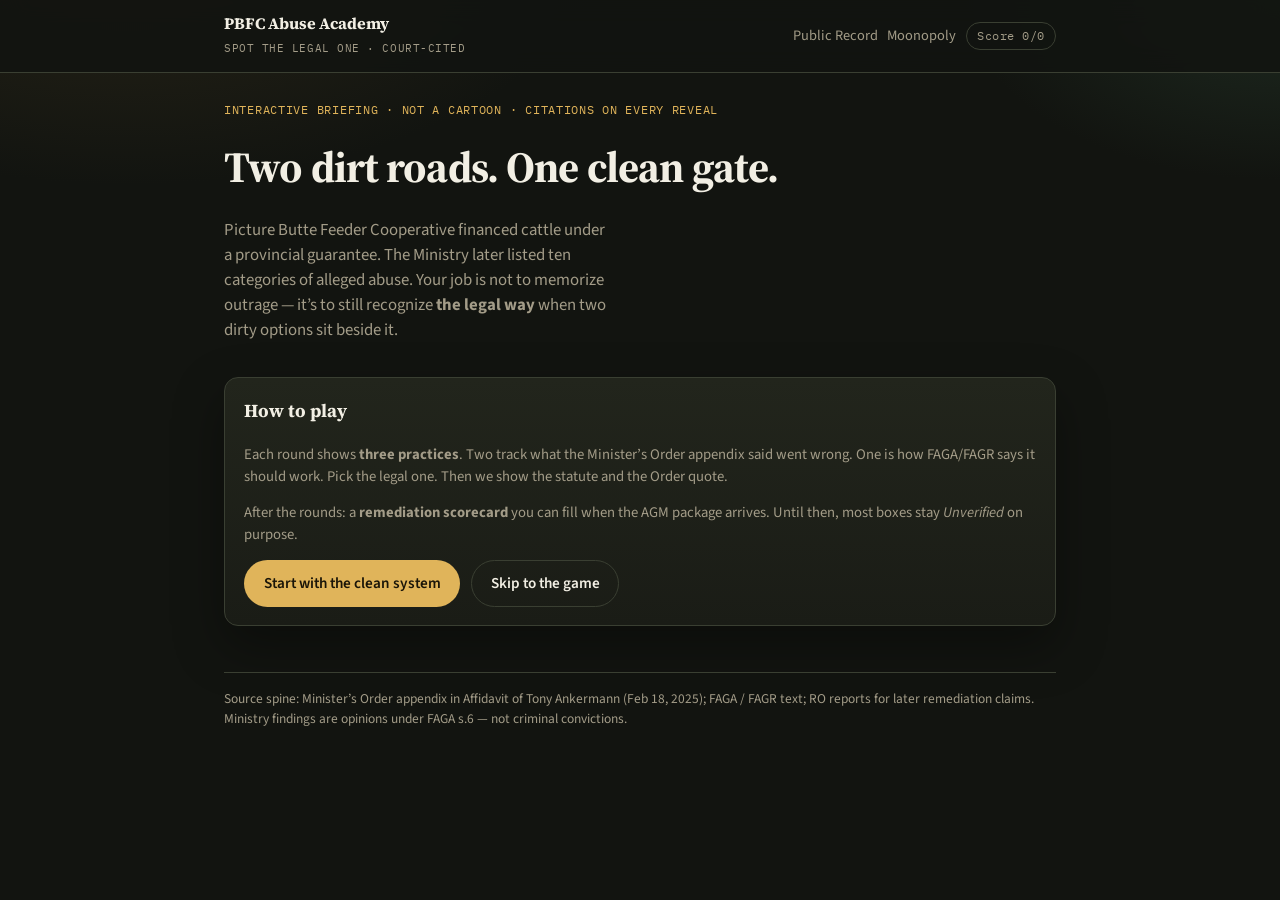
<file: play.html>
<!DOCTYPE html>
<html lang="en">
<head>
  <meta charset="utf-8" />
  <meta name="viewport" content="width=device-width, initial-scale=1" />
  <title>Spot the Legal One — PBFC Abuse Academy</title>
  <meta name="description" content="Interactive story of Picture Butte Feeder Cooperative: learn the rules, spot the legal practice among two alleged abuses, then track remediation." />
  <link rel="icon" href="[data-uri]" />
  <link rel="preconnect" href="https://fonts.googleapis.com" />
  <link rel="preconnect" href="https://fonts.gstatic.com" crossorigin />
  <link href="https://fonts.googleapis.com/css2?family=IBM+Plex+Mono:wght@400;500;600&family=Source+Serif+4:opsz,wght@8..60,500;8..60,600;8..60,700&family=Source+Sans+3:wght@400;500;600;700&display=swap" rel="stylesheet" />
  <style>
    :root {
      --bg: #121410;
      --bg2: #1a1c16;
      --panel: #22251c;
      --panel2: #2a2e23;
      --ink: #f2efe4;
      --muted: #a39c88;
      --line: #3a3f32;
      --dirt: #c45c3a;
      --dirt-soft: #3a221c;
      --legal: #6fbf8a;
      --legal-soft: #1c3326;
      --gold: #e0b45a;
      --gold-soft: #3a3018;
      --accent: #d4a574;
      --serif: "Source Serif 4", Georgia, serif;
      --sans: "Source Sans 3", system-ui, sans-serif;
      --mono: "IBM Plex Mono", ui-monospace, monospace;
      --radius: 14px;
      --shadow: 0 20px 50px rgba(0,0,0,.35);
    }
    * { box-sizing: border-box; }
    html { scroll-behavior: smooth; }
    body {
      margin: 0; min-height: 100vh; color: var(--ink);
      font-family: var(--sans); font-size: 17px; line-height: 1.5;
      background:
        radial-gradient(900px 500px at 10% -10%, #2a2618 0%, transparent 55%),
        radial-gradient(700px 400px at 100% 0%, #1e2a20 0%, transparent 45%),
        var(--bg);
    }
    a { color: var(--accent); }
    .wrap { width: min(52rem, calc(100% - 1.5rem)); margin-inline: auto; }
    .top {
      position: sticky; top: 0; z-index: 20;
      backdrop-filter: blur(12px);
      background: color-mix(in srgb, var(--bg) 88%, transparent);
      border-bottom: 1px solid var(--line);
    }
    .top-inner {
      display: flex; justify-content: space-between; align-items: center;
      gap: .75rem; padding: .7rem 0; flex-wrap: wrap;
    }
    .brand { text-decoration: none; color: inherit; }
    .brand strong { font-family: var(--serif); display: block; font-size: 1rem; }
    .brand span { font-family: var(--mono); font-size: .68rem; color: var(--muted); letter-spacing: .05em; text-transform: uppercase; }
    .nav { display: flex; gap: .6rem; align-items: center; flex-wrap: wrap; }
    .nav a { color: var(--muted); text-decoration: none; font-size: .9rem; }
    .nav a:hover { color: var(--ink); }
    .pill {
      font-family: var(--mono); font-size: .72rem; letter-spacing: .04em;
      border: 1px solid var(--line); border-radius: 999px; padding: .3rem .65rem; color: var(--muted);
    }
    .screen { display: none; padding: 1.75rem 0 3.5rem; }
    .screen.active { display: block; animation: in .28s ease; }
    @keyframes in { from { opacity: 0; transform: translateY(8px);} to { opacity: 1; transform: none; } }

    h1 { font-family: var(--serif); font-size: clamp(1.9rem, 4vw, 2.7rem); line-height: 1.12; margin: 0 0 .8rem; letter-spacing: -.02em; }
    h2 { font-family: var(--serif); font-size: clamp(1.4rem, 2.5vw, 1.85rem); margin: 0 0 .5rem; }
    h3 { font-family: var(--serif); margin: 0 0 .4rem; font-size: 1.15rem; }
    .lede { color: var(--muted); font-size: 1.05rem; max-width: 48ch; margin: 0 0 1.25rem; }
    .panel {
      background: linear-gradient(180deg, var(--panel), var(--bg2));
      border: 1px solid var(--line); border-radius: var(--radius);
      padding: 1.15rem 1.2rem; box-shadow: var(--shadow);
    }
    .stack { display: grid; gap: .85rem; }
    .row { display: flex; gap: .7rem; flex-wrap: wrap; align-items: center; }
    .btn {
      appearance: none; border: 1px solid transparent; border-radius: 999px;
      padding: .72rem 1.15rem; font: 600 .95rem var(--sans); cursor: pointer;
      transition: .15s ease; text-decoration: none; display: inline-flex; align-items: center; gap: .4rem;
    }
    .btn-primary { background: var(--gold); color: #1a1508; }
    .btn-primary:hover { filter: brightness(1.05); }
    .btn-ghost { background: transparent; color: var(--ink); border-color: var(--line); }
    .btn-ghost:hover { background: var(--panel2); }
    .btn:disabled { opacity: .45; cursor: not-allowed; }

    .progress {
      height: 8px; background: var(--panel2); border-radius: 999px; overflow: hidden;
      border: 1px solid var(--line); margin: .5rem 0 1rem;
    }
    .progress > i { display: block; height: 100%; width: 0; background: linear-gradient(90deg, #8f6a2a, var(--gold)); transition: width .3s ease; }

    .choice {
      width: 100%; text-align: left; cursor: pointer;
      background: var(--panel2); border: 1px solid var(--line); border-radius: 12px;
      padding: 1rem 1.05rem; color: inherit; font: inherit;
      transition: border-color .15s, transform .12s, background .15s;
    }
    .choice:hover:not(:disabled) { border-color: #6a715c; transform: translateY(-1px); }
    .choice .tag {
      font-family: var(--mono); font-size: .68rem; letter-spacing: .05em; text-transform: uppercase;
      color: var(--muted); margin-bottom: .35rem;
    }
    .choice .text { font-size: 1rem; }
    .choice.selected { border-color: var(--gold); box-shadow: 0 0 0 1px color-mix(in srgb, var(--gold) 40%, transparent); }
    .choice.correct { border-color: var(--legal); background: var(--legal-soft); }
    .choice.wrong { border-color: var(--dirt); background: var(--dirt-soft); }
    .choice:disabled { cursor: default; }

    .reveal {
      display: none; margin-top: .25rem;
      border-left: 3px solid var(--gold); padding: .85rem 1rem;
      background: var(--gold-soft); border-radius: 0 10px 10px 0;
    }
    .reveal.show { display: block; }
    .reveal .src {
      font-family: var(--mono); font-size: .75rem; color: var(--muted); margin-top: .55rem;
    }
    .badge {
      display: inline-block; font-family: var(--mono); font-size: .68rem; letter-spacing: .04em;
      text-transform: uppercase; padding: .2rem .45rem; border-radius: 5px; margin-right: .35rem;
    }
    .b-legal { background: var(--legal-soft); color: var(--legal); border: 1px solid color-mix(in srgb, var(--legal) 40%, transparent); }
    .b-dirt { background: var(--dirt-soft); color: #e08a6e; border: 1px solid color-mix(in srgb, var(--dirt) 40%, transparent); }
    .b-ministry { background: #3a3018; color: var(--gold); border: 1px solid #6a5a2a; }
    .b-unknown { background: #2a2e38; color: #9aa3b5; border: 1px solid #454c5c; }

    .primer-grid { display: grid; grid-template-columns: 1fr 1fr; gap: .75rem; }
    @media (max-width: 700px) { .primer-grid { grid-template-columns: 1fr; } }
    .primer-card {
      background: var(--panel2); border: 1px solid var(--line); border-radius: 12px; padding: .9rem 1rem;
    }
    .primer-card strong { display: block; font-family: var(--serif); margin-bottom: .25rem; }

    .scoreboard {
      display: grid; grid-template-columns: repeat(3, 1fr); gap: .65rem; margin: 1rem 0;
    }
    @media (max-width: 600px) { .scoreboard { grid-template-columns: 1fr; } }
    .stat {
      background: var(--panel2); border: 1px solid var(--line); border-radius: 12px; padding: .85rem 1rem; text-align: center;
    }
    .stat b { display: block; font-family: var(--serif); font-size: 1.7rem; line-height: 1.1; }
    .stat span { color: var(--muted); font-size: .85rem; }

    table.score { width: 100%; border-collapse: collapse; font-size: .92rem; }
    table.score th, table.score td {
      text-align: left; padding: .65rem .45rem; border-bottom: 1px solid var(--line); vertical-align: top;
    }
    table.score th {
      font-family: var(--mono); font-size: .7rem; letter-spacing: .05em; text-transform: uppercase; color: var(--muted); font-weight: 500;
    }
    .note { color: var(--muted); font-size: .92rem; }
    .footer-note {
      margin-top: 2rem; padding-top: 1rem; border-top: 1px solid var(--line);
      color: var(--muted); font-size: .84rem;
    }
    .kicker {
      font-family: var(--mono); font-size: .75rem; letter-spacing: .06em; text-transform: uppercase;
      color: var(--gold); margin-bottom: .65rem;
    }
    .round-meta { display: flex; justify-content: space-between; gap: .75rem; flex-wrap: wrap; margin-bottom: .35rem; }
    .feedback { min-height: 1.4em; font-weight: 600; margin: .35rem 0 .15rem; }
    .feedback.ok { color: var(--legal); }
    .feedback.bad { color: #e08a6e; }
    .hint-bar {
      background: var(--panel2); border: 1px dashed var(--line); border-radius: 10px;
      padding: .7rem .9rem; color: var(--muted); font-size: .92rem; margin-bottom: 1rem;
    }
  </style>
</head>
<body>
  <div class="top">
    <div class="wrap top-inner">
      <a class="brand" href="index.html">
        <strong>PBFC Abuse Academy</strong>
        <span>Spot the Legal One · Court-cited</span>
      </a>
      <div class="nav">
        <a href="index.html">Public Record</a>
        <a href="moonopoly.html">Moonopoly</a>
        <a href="#scorecard" id="nav-scorecard" hidden>Scorecard</a>
        <span class="pill" id="score-pill">Score 0/0</span>
      </div>
    </div>
  </div>

  <!-- INTRO -->
  <section class="screen active" id="screen-intro">
    <div class="wrap stack">
      <div class="kicker">Interactive briefing · Not a cartoon · Citations on every reveal</div>
      <h1>Two dirt roads. One clean gate.</h1>
      <p class="lede">
        Picture Butte Feeder Cooperative financed cattle under a provincial guarantee.
        The Ministry later listed ten categories of alleged abuse. Your job is not to memorize outrage —
        it’s to still recognize <strong>the legal way</strong> when two dirty options sit beside it.
      </p>
      <div class="panel stack">
        <h3>How to play</h3>
        <p class="note" style="margin:0">
          Each round shows <strong>three practices</strong>. Two track what the Minister’s Order appendix said went wrong.
          One is how FAGA/FAGR says it should work. Pick the legal one. Then we show the statute and the Order quote.
        </p>
        <p class="note" style="margin:0">
          After the rounds: a <strong>remediation scorecard</strong> you can fill when the AGM package arrives.
          Until then, most boxes stay <em>Unverified</em> on purpose.
        </p>
        <div class="row">
          <button class="btn btn-primary" id="btn-start">Start with the clean system</button>
          <button class="btn btn-ghost" id="btn-skip-primer">Skip to the game</button>
        </div>
      </div>
      <p class="footer-note">
        Source spine: Minister’s Order appendix in Affidavit of Tony Ankermann (Feb 18, 2025); FAGA / FAGR text;
        RO reports for later remediation claims. Ministry findings are opinions under FAGA s.6 — not criminal convictions.
      </p>
    </div>
  </section>

  <!-- PRIMER -->
  <section class="screen" id="screen-primer">
    <div class="wrap stack">
      <div class="kicker">Act A · How a clean feeder association works</div>
      <h2>The machine, before it breaks</h2>
      <p class="lede">Thirty seconds of rules. You’ll need them when the dirt shows up.</p>
      <div class="primer-grid">
        <div class="primer-card">
          <strong>1. Who can join</strong>
          Members must actually farm on Alberta land they own or lease — not pure paper investors. Primary purpose: grow/finish livestock under the program.
          <div class="src note" style="margin-top:.4rem">FAGR s.11</div>
        </div>
        <div class="primer-card">
          <strong>2. What the money can buy</strong>
          Guaranteed loan proceeds: livestock for members, allowed advances, approved projects, price insurance, related admin costs. Not free-form spending.
          <div class="src note" style="margin-top:.4rem">FAGA s.4 · FAGR s.13</div>
        </div>
        <div class="primer-card">
          <strong>3. Who owns the cattle</strong>
          On a purchase loan, livestock stays association property (branded/tagged) until the member pays out. Sale proceeds go to the co-op first.
          <div class="src note" style="margin-top:.4rem">Membership agreement pattern · Affidavit</div>
        </div>
        <div class="primer-card">
          <strong>4. The 5% vault</strong>
          Before supply or advance: collect ≥5% of total monetary obligation (ex interest) into a separate security deposit account.
          <div class="src note" style="margin-top:.4rem">FAGR s.33</div>
        </div>
        <div class="primer-card">
          <strong>5. Caps &amp; equity advances</strong>
          Roughly $3M total monetary obligation caps (ex advances). Equity advances limited (often 50% of price-to-FMV gain unless insured/forward contracted).
          <div class="src note" style="margin-top:.4rem">FAGR s.30 · s.31</div>
        </div>
        <div class="primer-card">
          <strong>6. Paper &amp; inspections</strong>
          Keep real sales documents. Don’t obstruct Ministry inspectors. Board holds meetings; conflicts and compensation stay under control.
          <div class="src note" style="margin-top:.4rem">FAGR s.17 · FAGA s.9 · Order V7–V10</div>
        </div>
      </div>
      <div class="row">
        <button class="btn btn-primary" id="btn-primer-done">I’ve got it — deal the dirt</button>
      </div>
    </div>
  </section>

  <!-- GAME -->
  <section class="screen" id="screen-game">
    <div class="wrap stack">
      <div class="round-meta">
        <div class="kicker" id="round-kicker">Act B · Round 1 of 10</div>
        <div class="pill" id="live-score">0 correct</div>
      </div>
      <div class="progress" aria-hidden="true"><i id="progress-bar"></i></div>
      <h2 id="round-title">Title</h2>
      <p class="lede" id="round-prompt" style="max-width:none"></p>
      <div class="hint-bar">Pick the <strong style="color:var(--legal)">legal / compliant</strong> practice. The other two track alleged abuse patterns from the Order appendix.</div>
      <div class="stack" id="choices"></div>
      <div class="feedback" id="feedback"></div>
      <div class="reveal" id="reveal"></div>
      <div class="row">
        <button class="btn btn-primary" id="btn-next" disabled>Next round</button>
      </div>
    </div>
  </section>

  <!-- RESULTS -->
  <section class="screen" id="screen-results">
    <div class="wrap stack">
      <div class="kicker">Debrief</div>
      <h2>You can still see the clean gate</h2>
      <div class="scoreboard">
        <div class="stat"><b id="final-score">0</b><span>Legal ones spotted / 10</span></div>
        <div class="stat"><b id="final-pct">0%</b><span>Rule fluency</span></div>
        <div class="stat"><b id="final-rank">—</b><span>Rank</span></div>
      </div>
      <div class="panel">
        <p class="note" style="margin:0 0 .75rem" id="rank-blurb"></p>
        <p class="note" style="margin:0">
          Next: the remediation scorecard. RO reports claim many fixes. The AGM package (still missing) is what lets members check what they were actually told was “done.”
        </p>
      </div>
      <div class="row">
        <button class="btn btn-primary" id="btn-to-scorecard">Open remediation scorecard</button>
        <button class="btn btn-ghost" id="btn-replay">Play again</button>
        <a class="btn btn-ghost" href="index.html#submit">Tip a missing document</a>
      </div>
    </div>
  </section>

  <!-- SCORECARD -->
  <section class="screen" id="screen-scorecard">
    <div class="wrap stack">
      <div class="kicker" id="scorecard">Act D · Remediation tracker</div>
      <h2>Was each concern actually fixed?</h2>
      <p class="lede">
        Default is <strong>Unverified</strong> until you have primary evidence. RO claims are noted where court reports already speak.
        When the AGM remediation package arrives, re-score each row.
      </p>
      <div class="panel" style="overflow-x:auto">
        <table class="score" id="scorecard-table">
          <thead>
            <tr>
              <th>Concern</th>
              <th>What “fixed” looks like</th>
              <th>Evidence so far</th>
              <th>Status</th>
            </tr>
          </thead>
          <tbody></tbody>
        </table>
      </div>
      <div class="panel stack">
        <h3>When you get the AGM document</h3>
        <p class="note" style="margin:0">
          Drop it into the investigation folder or tip <strong>buperac@gmail.com</strong>. We’ll flip rows from Unverified → Remediated / Partial / Not addressed with citations.
          The public record site is built to attract that package.
        </p>
        <div class="row">
          <a class="btn btn-primary" href="index.html#submit">Submit AGM / Inspection Report</a>
          <a class="btn btn-ghost" href="index.html">Back to Public Record</a>
          <button class="btn btn-ghost" id="btn-replay-2">Replay the game</button>
        </div>
      </div>
      <p class="footer-note">
        Status legend: <span class="badge b-unknown">Unverified</span>
        <span class="badge b-legal">Claimed by RO / Court docs</span>
        <span class="badge b-dirt">Open / contested</span>
        <span class="badge b-ministry">Needs AGM or Inspection Report</span>
      </p>
    </div>
  </section>

  <script>
    const ROUNDS = [
      {
        id: "V1",
        title: "Who gets a membership card?",
        prompt: "A new applicant wants in so they can access cheap cattle money. Which practice is the legal one?",
        choices: [
          { text: "Approve a pure investor who holds shares in a farm corporation but never sets foot on the land to farm for gain or reward.", dirt: true },
          { text: "Accept only people (or qualifying corps/partnerships) who own or lease Alberta land and directly carry on farming for gain or reward, with membership primarily for growing/finishing livestock.", dirt: false },
          { text: "Let a related family name hold membership mainly so another operation can keep drawing program cattle without looking like the true user.", dirt: true }
        ],
        statute: "FAGR s.11(1)–(2) — membership eligibility; mere investor status is not enough (see also s.1(2)).",
        order: "Order appendix V1: accepted members who did not meet land/farming requirements; memberships not primarily for growing/finishing.",
        source: "Affidavit of Tony Ankermann, Exhibit A appendix · FAGR extract pp.9–10"
      },
      {
        id: "V2",
        title: "What can guaranteed money buy?",
        prompt: "The co-op draws on the guaranteed facility. Which use is clean?",
        choices: [
          { text: "Use loan proceeds to run transactions for people who have already withdrawn as members.", dirt: true },
          { text: "Spend proceeds on purposes outside livestock supply, advances, approved projects, price insurance, or related admin costs.", dirt: true },
          { text: "Use proceeds only to buy livestock for members, give permitted advances, fund approved projects, buy allowed price insurance, or pay related admin costs.", dirt: false }
        ],
        statute: "FAGA s.4 · FAGR s.13 — closed list of allowed uses.",
        order: "Order appendix V2: improper purposes; transactions for withdrawn members.",
        source: "Affidavit Ex A · FAGA p.4 · FAGR p.11"
      },
      {
        id: "V3",
        title: "When must the spigot stay shut?",
        prompt: "A member wants another load of cattle. When is it legal to supply or advance?",
        choices: [
          { text: "Supply even if the association knows (or should know) the member is in default under the member agreement.", dirt: true },
          { text: "Refuse supply/advance if the member is in default or contravention, cannot be adequately supervised, lacks suitable feed/facilities, or a Provincial Supervisor order blocks it — and don’t feed people who aren’t eligible members.", dirt: false },
          { text: "Advance anyway because the local supervisor ‘knows the family’ and paperwork can catch up later.", dirt: true }
        ],
        statute: "FAGR s.14(3) (default/contravention/supervision) · membership gate also FAGR s.11. Order text emphasizes ineligibility; statute text is broader.",
        order: "Order appendix V3: livestock/advances to persons known or who should have been known ineligible under s.11.",
        source: "Affidavit Ex A · FAGR p.12"
      },
      {
        id: "V4",
        title: "How fat can an equity advance be?",
        prompt: "Cattle gained value in the pen. The member wants cash against that gain. What’s legal?",
        choices: [
          { text: "Advance more than 50% of the difference between purchase price and fair market value (when not under the insured/forward-contract exception).", dirt: true },
          { text: "Cap the advance at the regulated percentage of the price-to-value gain (generally 50%, or up to 75% if properly forward contracted / price insured).", dirt: false },
          { text: "Treat ‘equity’ as whatever number keeps the member happy this week; update weights later.", dirt: true }
        ],
        statute: "FAGR s.30(1)–(2) — advances only if FMV rose; percentage caps apply.",
        order: "Order appendix V4: advances exceeded 50% of purchase-price vs FMV difference.",
        source: "Affidavit Ex A · FAGR p.20"
      },
      {
        id: "V5",
        title: "How big can one member get?",
        prompt: "A heavy user wants more cattle on the books. What’s the clean move?",
        choices: [
          { text: "Keep supplying past the prescribed total monetary obligation caps (generally $3M excluding advances, subject to allocation rules).", dirt: true },
          { text: "Stop new livestock supply once the member’s total monetary obligation (ex advances) would exceed the regulated maximum — unless a lawful higher limit is properly set.", dirt: false },
          { text: "Split the same economic interest across related memberships to dodge the look of a cap breach.", dirt: true }
        ],
        statute: "FAGR s.31(1) — maximum total monetary obligations; board may set lower; Minister may set higher for specified entities with risk measures.",
        order: "Order appendix V5: supplied livestock in excess of prescribed total monetary obligation limits.",
        source: "Affidavit Ex A · FAGR pp.20–22"
      },
      {
        id: "V6",
        title: "The 5% vault",
        prompt: "Before cattle or an equity advance leave the building — what’s legal?",
        choices: [
          { text: "Skip the security deposit for a trusted large member and ‘catch it up after sale.’", dirt: true },
          { text: "Fund the required deposit with an equity advance so the member doesn’t need cash.", dirt: true },
          { text: "Collect enough cash so the co-op holds ≥5% of the member’s total monetary obligation (excluding interest) in the security deposit account before supply/advance.", dirt: false }
        ],
        statute: "FAGR s.33(1)–(2) — deposit timing, amount, and separate account. Later RO policies also ban equity-funded deposits.",
        order: "Order appendix V6: failed to collect security deposits from certain members. V9 also lists equity advances used to pay deposits.",
        source: "Affidavit Ex A · FAGR p.23 · RO Second Report policy themes"
      },
      {
        id: "V7",
        title: "When the inspectors show up",
        prompt: "Ministry people want records and interviews. What’s the legal culture?",
        choices: [
          { text: "Staff refuse to speak; NDAs are used in a way that freezes interviews; leadership interferes with a witness interview; questions about amended minutes go unanswered.", dirt: true },
          { text: "Do not obstruct inspectors; provide reasonable assistance, access, and answers within the Minister’s powers under the Act.", dirt: false },
          { text: "Rewrite or stall on board-minute questions until the inspection window closes.", dirt: true }
        ],
        statute: "FAGA s.9(1) powers · s.9(3) no obstruction + reasonable assistance.",
        order: "Order appendix V7: staff refused interviews; NDAs; Chairman Schooten interference; amended minutes unanswered.",
        source: "Affidavit Ex A p.19 · FAGA p.6"
      },
      {
        id: "V8",
        title: "Sales paper that can survive daylight",
        prompt: "Cattle move. Money moves. Which paper trail is legal?",
        choices: [
          { text: "Keep incomplete sale docs missing purchaser identity or purchase price; shrug when asked for records.", dirt: true },
          { text: "Document purchases/sales with bills/invoices/settlement statements that carry the required fields (parties, description, price, etc.) and retain them for the required period.", dirt: false },
          { text: "Rely on verbal yard deals and ‘everyone knows who bought them.’", dirt: true }
        ],
        statute: "FAGR s.17 — sale documentation content and retention (7 years).",
        order: "Order appendix V8: inadequate sale documentation including purchaser name and price; failure to provide on request.",
        source: "Affidavit Ex A · FAGR pp.13–14"
      },
      {
        id: "V9",
        title: "Admin culture: stamps and signatures",
        prompt: "The office is flying. Which operating style is the clean one?",
        choices: [
          { text: "Lean on irregular powers of attorney, questionable signatures, and documents that may not be properly executed or witnessed.", dirt: true },
          { text: "Process transactions in the names of members who have already withdrawn when it’s convenient for the file.", dirt: true },
          { text: "Keep proper execution standards, real minutes and financial records, no equity-for-deposit shortcuts, and stop processing withdrawn members as if they were still in.", dirt: false }
        ],
        statute: "‘Unsound manner’ under FAGA s.6(1)(b) — not one section, but a package of governance hygiene. Later RO bylaws/policies target several of these exact practices.",
        order: "Order appendix V9: POAs, irregular docs/signatures, equity advances for deposits, withdrawn-member processing, weak minutes/records, etc.",
        source: "Affidavit Ex A p.19 · FAGA s.6 · RO Second Report policy reforms"
      },
      {
        id: "V10",
        title: "The boardroom",
        prompt: "Directors set the tone. Which board practice is legal/healthy under the Order’s critique and co-op norms?",
        choices: [
          { text: "Ignore membership eligibility and monetary limits; allow a high share of related-party deals without real conflict handling.", dirt: true },
          { text: "Run excessive board compensation/expenses and skip holding an AGM in a timely way.", dirt: true },
          { text: "Enforce eligibility and limits, manage conflicts of interest, keep adequate financial statements, restrain director pay, and hold AGMs on time.", dirt: false }
        ],
        statute: "FAGA s.6(1)(b) unsound board practices; Cooperatives Act governance expectations; later Court-approved PBFC bylaws tightened conflicts and set volunteer-board expense rules.",
        order: "Order appendix V10: eligibility failures, related transactions, conflicts, weak statements, excessive compensation, late AGM.",
        source: "Affidavit Ex A p.19 · RO Second Report · Sept 2025 Court order on bylaws"
      }
    ];

    const SCORECARD = [
      { id: "V1", concern: "Ineligible members", fixed: "Requalification to FAGR s.11; refuse non-farming paper members", evidence: "RO reports: requalification process after May 26, 2025", status: "claimed", statusLabel: "Claimed by RO" },
      { id: "V2", concern: "Improper loan-proceed uses / withdrawn members", fixed: "Proceeds only for s.13 purposes; no withdrawn-member processing", evidence: "Needs transaction-level proof (Inspection Report / audit samples)", status: "needs", statusLabel: "Needs primary docs" },
      { id: "V3", concern: "Supplying despite contravention / ineligibility", fixed: "Hard stops for default, supervision, ineligibility", evidence: "Side letter / internal controls claimed; AGM package not held", status: "needs", statusLabel: "Needs primary docs" },
      { id: "V4", concern: "Excess equity advances", fixed: "Advance math capped per s.30", evidence: "Policy/control claims in RO materials; not AGM-verified here", status: "unknown", statusLabel: "Unverified" },
      { id: "V5", concern: "Over monetary obligation caps", fixed: "Enforce s.31 caps / lawful exceptions only", evidence: "Requalification + loan limits under RO", status: "claimed", statusLabel: "Claimed by RO" },
      { id: "V6", concern: "Security deposits", fixed: "Collect ≥5% before supply; no equity-funded deposits", evidence: "Amended member policies (Court-approved Sept 2025) ban equity-for-deposit pattern", status: "claimed", statusLabel: "Policy fixed (RO/Court)" },
      { id: "V7", concern: "Inspection obstruction", fixed: "Cooperation culture; no interview interference", evidence: "Hard to prove from AGM alone; cultural claim only", status: "unknown", statusLabel: "Unverified" },
      { id: "V8", concern: "Sales documentation", fixed: "Complete s.17 docs retained 7 years", evidence: "RO notes file deficiencies being fixed on requalification", status: "claimed", statusLabel: "Partial / claimed" },
      { id: "V9", concern: "Unsound administration", fixed: "No irregular POAs/signatures; real minutes & books", evidence: "New admin/staff + policies; AGM remediation narrative missing", status: "needs", statusLabel: "Needs AGM package" },
      { id: "V10", concern: "Unsound board practices", fixed: "Conflicts, pay restraint, timely AGMs, related-party controls", evidence: "Court-approved bylaws/policies; new board Dec 2025; AGM Feb 2026 held — full package not in archive", status: "claimed", statusLabel: "Structural fix claimed" },
      { id: "COST", concern: "Restructuring cost allocation fairness", fixed: "Transparent who pays RO/legal fees vs member equity", evidence: "Court fee approvals exist; member deposit-holdback debate unresolved in our files", status: "unknown", statusLabel: "Unverified at AGM" },
      { id: "AGM", concern: "What members were told was remediated", fixed: "AGM package lists each concern + evidence", evidence: "RO Third Report describes AGM agenda (FS + auditor) — not a V1–V10 checklist we hold", status: "needs", statusLabel: "Waiting on tip" }
    ];

    let idx = 0;
    let correct = 0;
    let locked = false;

    const $ = (id) => document.getElementById(id);
    const screens = {
      intro: $("screen-intro"),
      primer: $("screen-primer"),
      game: $("screen-game"),
      results: $("screen-results"),
      scorecard: $("screen-scorecard")
    };

    function show(name) {
      Object.values(screens).forEach(s => s.classList.remove("active"));
      screens[name].classList.add("active");
      window.scrollTo({ top: 0, behavior: "instant" in window ? "instant" : "auto" });
      $("nav-scorecard").hidden = name !== "scorecard" && name !== "results";
    }

    function shuffle(arr) {
      const a = arr.slice();
      for (let i = a.length - 1; i > 0; i--) {
        const j = Math.floor(Math.random() * (i + 1));
        [a[i], a[j]] = [a[j], a[i]];
      }
      return a;
    }

    function updateScoreUI() {
      $("score-pill").textContent = `Score ${correct}/${Math.min(idx, ROUNDS.length)}`;
      $("live-score").textContent = `${correct} correct`;
      const pct = (idx / ROUNDS.length) * 100;
      $("progress-bar").style.width = `${pct}%`;
    }

    function renderRound() {
      locked = false;
      const r = ROUNDS[idx];
      $("round-kicker").textContent = `Act B · Round ${idx + 1} of ${ROUNDS.length} · ${r.id}`;
      $("round-title").textContent = r.title;
      $("round-prompt").textContent = r.prompt;
      $("feedback").textContent = "";
      $("feedback").className = "feedback";
      $("reveal").className = "reveal";
      $("reveal").innerHTML = "";
      $("btn-next").disabled = true;
      $("btn-next").textContent = idx === ROUNDS.length - 1 ? "See results" : "Next round";

      const choices = shuffle(r.choices.map((c, i) => ({ ...c, i })));
      const box = $("choices");
      box.innerHTML = "";
      choices.forEach((c, n) => {
        const btn = document.createElement("button");
        btn.type = "button";
        btn.className = "choice";
        btn.innerHTML = `<div class="tag">Option ${String.fromCharCode(65 + n)}</div><div class="text"></div>`;
        btn.querySelector(".text").textContent = c.text;
        btn.addEventListener("click", () => onPick(btn, c, r, choices));
        box.appendChild(btn);
      });
      updateScoreUI();
    }

    function onPick(btn, choice, round, allChoices) {
      if (locked) return;
      locked = true;
      const buttons = [...$("choices").querySelectorAll(".choice")];
      buttons.forEach(b => b.disabled = true);

      const isLegal = !choice.dirt;
      if (isLegal) {
        correct += 1;
        btn.classList.add("correct", "selected");
        $("feedback").textContent = "Clean gate. That’s the legal practice.";
        $("feedback").className = "feedback ok";
      } else {
        btn.classList.add("wrong", "selected");
        $("feedback").textContent = "That’s dirt — alleged abuse pattern, not the rule.";
        $("feedback").className = "feedback bad";
        // highlight legal
        buttons.forEach((b, i) => {
          const c = allChoices[i];
          // match by text
        });
        buttons.forEach(b => {
          const t = b.querySelector(".text").textContent;
          const match = round.choices.find(x => x.text === t);
          if (match && !match.dirt) b.classList.add("correct");
        });
      }

      $("reveal").className = "reveal show";
      $("reveal").innerHTML = `
        <div><span class="badge b-legal">Legal rule</span>${escapeHtml(round.statute)}</div>
        <div style="margin-top:.55rem"><span class="badge b-ministry">Order appendix</span>${escapeHtml(round.order)}</div>
        <div class="src">Source: ${escapeHtml(round.source)}</div>
      `;
      $("btn-next").disabled = false;
      updateScoreUI();
    }

    function escapeHtml(s) {
      return s.replace(/[&<>"']/g, ch => ({ "&":"&amp;","<":"&lt;",">":"&gt;","\"":"&quot;","'":"&#39;" }[ch]));
    }

    function finish() {
      $("final-score").textContent = String(correct);
      const pct = Math.round((correct / ROUNDS.length) * 100);
      $("final-pct").textContent = pct + "%";
      let rank, blurb;
      if (correct >= 9) { rank = "Supervisor"; blurb = "You can still hear the statute under the noise. That’s the skill this story needs."; }
      else if (correct >= 7) { rank = "Brand inspector"; blurb = "Solid. A few dirt roads still look paved — replay the misses."; }
      else if (correct >= 5) { rank = "New member"; blurb = "Halfway. The primer rules are the cheat codes — use them next run."; }
      else { rank = "Yard tourist"; blurb = "The abuse patterns are sticky. Replay after one more pass on the clean system cards."; }
      $("final-rank").textContent = rank;
      $("rank-blurb").textContent = blurb;
      show("results");
    }

    function renderScorecard() {
      const tb = $("scorecard-table").querySelector("tbody");
      tb.innerHTML = "";
      SCORECARD.forEach(row => {
        const tr = document.createElement("tr");
        const badgeClass = row.status === "claimed" ? "b-legal" : row.status === "needs" ? "b-ministry" : "b-unknown";
        tr.innerHTML = `
          <td><strong>${escapeHtml(row.id)}</strong><br>${escapeHtml(row.concern)}</td>
          <td>${escapeHtml(row.fixed)}</td>
          <td class="note">${escapeHtml(row.evidence)}</td>
          <td><span class="badge ${badgeClass}">${escapeHtml(row.statusLabel)}</span></td>
        `;
        tb.appendChild(tr);
      });
    }

    function resetGame() {
      idx = 0; correct = 0; locked = false;
      renderRound();
      show("game");
    }

    $("btn-start").onclick = () => show("primer");
    $("btn-skip-primer").onclick = () => { renderRound(); show("game"); };
    $("btn-primer-done").onclick = () => { renderRound(); show("game"); };
    $("btn-next").onclick = () => {
      if (idx >= ROUNDS.length - 1) finish();
      else { idx += 1; renderRound(); }
    };
    $("btn-to-scorecard").onclick = () => { renderScorecard(); show("scorecard"); };
    $("btn-replay").onclick = resetGame;
    $("btn-replay-2").onclick = resetGame;
    $("nav-scorecard").onclick = (e) => { e.preventDefault(); renderScorecard(); show("scorecard"); };

    // deep link
    if (location.hash === "#scorecard") { renderScorecard(); show("scorecard"); }
  </script>
</body>
</html>
</file>
<file: simulator/assets/index-Cki2pBOg.css>
@layer reset,theme,layout,components,responsive;@layer reset{*,*:before,*:after{box-sizing:border-box}html{color-scheme:dark;min-width:320px;background:#0b1417}body{margin:0;min-height:100vh;font-family:Segoe UI,Inter,system-ui,sans-serif;background:#0b1417;color:#f4f0e7}button,input{font:inherit}button,a{color:inherit}h1,h2,p{margin-top:0}dialog{color:inherit}}@layer theme{:root{--ink: #f4f0e7;--muted: #aab7b4;--faint: #657773;--night: #0b1417;--panel: #101c20;--panel-2: #16262a;--line: rgba(231, 226, 209, .14);--gold: #e9b85c;--gold-deep: #9d6725;--pasture: #75a56a;--sage: #9bbca0;--red: #e16f5c;--blue: #79a7b5;--shadow: 0 24px 80px rgba(0, 0, 0, .4)}::selection{background:#e9b85c59}:focus-visible{outline:3px solid #ffd17a;outline-offset:3px}.sr-only{position:absolute;width:1px;height:1px;overflow:hidden;clip:rect(0 0 0 0);white-space:nowrap}.eyebrow{display:block;color:var(--gold);font-size:.68rem;font-weight:800;letter-spacing:.15em;text-transform:uppercase}.skip-link{position:fixed;z-index:1000;left:1rem;top:.5rem;padding:.65rem 1rem;transform:translateY(-150%);background:#fff;color:#111;border-radius:.4rem}.skip-link:focus{transform:translateY(0)}}@layer layout{.app-shell{min-height:100vh;display:grid;grid-template-rows:68px minmax(0,1fr)}.topbar{min-width:0;display:flex;align-items:center;justify-content:space-between;gap:1rem;padding:.65rem clamp(.75rem,2vw,1.5rem);border-bottom:1px solid var(--line);background:#0b1417f7}.brand{min-width:0;display:flex;align-items:center;gap:.75rem;text-decoration:none}.brand-mark{display:grid;place-items:center;width:40px;aspect-ratio:1;flex:0 0 auto;border:1px solid rgba(233,184,92,.45);border-radius:50%;color:var(--gold);font-family:Georgia,serif;font-size:.75rem;font-weight:800;box-shadow:inset 0 0 0 4px #e9b85c0f}.brand strong{display:block;overflow:hidden;white-space:nowrap;text-overflow:ellipsis;font-family:Georgia,serif;font-size:1.08rem;line-height:1.1}.brand strong i{color:var(--gold);font-style:italic}.brand .eyebrow{margin-bottom:.18rem;font-size:.58rem}.top-actions{display:flex;align-items:center;gap:.55rem}.game-layout{min-height:0;display:grid;grid-template-columns:minmax(0,1fr) minmax(360px,31vw);overflow:hidden}.world-panel{min-width:0;min-height:0;display:grid;grid-template-rows:minmax(0,1fr) auto;background:#1c3432}.world-frame{min-height:0;position:relative;isolation:isolate;overflow:hidden}#game-container{position:absolute;inset:0}#game-container canvas{display:block;width:100%!important;height:100%!important;object-fit:cover}.world-vignette{pointer-events:none;position:absolute;z-index:2;inset:0;background:linear-gradient(180deg,rgba(8,17,19,.28),transparent 28%,transparent 70%,rgba(5,12,14,.66)),linear-gradient(90deg,rgba(5,12,14,.25),transparent 18%,transparent 83%,rgba(5,12,14,.22))}.decision-panel{min-height:0;overflow-y:auto;scrollbar-color:#586b67 #101c20;border-left:1px solid var(--line);background:radial-gradient(circle at 100% 0,rgba(233,184,92,.07),transparent 31%),var(--panel);padding:clamp(1.2rem,2.8vw,2.8rem);display:flex;flex-direction:column}}@layer components{.quiet-button,.text-button,.close-button{border:0;background:transparent;cursor:pointer}.quiet-button{min-height:38px;display:inline-flex;align-items:center;gap:.42rem;padding:.45rem .7rem;border:1px solid var(--line);border-radius:99px;color:#d7dedb;font-size:.78rem;font-weight:700}.quiet-button:hover{background:#ffffff0f;border-color:#e9b85c66}.quiet-button b{display:grid;place-items:center;min-width:19px;height:19px;padding-inline:.28rem;border-radius:99px;background:var(--gold);color:#1d170c;font-size:.65rem}.icon-button{width:38px;justify-content:center;padding:0}.pilot-badge{color:var(--sage);font-size:.65rem;font-weight:800;letter-spacing:.12em;text-transform:uppercase}.location-plate{position:absolute;z-index:3;top:1.2rem;left:1.2rem;padding:.65rem .8rem .62rem;border-left:3px solid var(--gold);background:#081214b8;-webkit-backdrop-filter:blur(10px);backdrop-filter:blur(10px);box-shadow:0 8px 28px #0000002e}.location-plate span{display:block;color:#c1d2cd;font-size:.59rem;font-weight:800;letter-spacing:.12em;text-transform:uppercase}.location-plate strong{display:block;margin-top:.18rem;font-family:Georgia,serif;font-size:clamp(.8rem,1.4vw,1rem)}.progress-track{position:absolute;z-index:4;left:50%;bottom:1rem;width:min(620px,calc(100% - 3rem));transform:translate(-50%);padding:.8rem 1rem .6rem;border:1px solid rgba(255,255,255,.12);border-radius:.65rem;background:#081214d1;box-shadow:0 12px 34px #00000047;-webkit-backdrop-filter:blur(12px);backdrop-filter:blur(12px)}.progress-line{position:absolute;left:7%;right:7%;top:1.18rem;height:2px;overflow:hidden;background:#ffffff29}.progress-line i{display:block;width:0;height:100%;background:var(--gold);transition:width .6s ease}.progress-track ol{position:relative;z-index:1;list-style:none;display:grid;grid-template-columns:repeat(7,1fr);align-items:start;margin:0;padding:0}.progress-track li{display:grid;justify-items:center;gap:.3rem;color:#75847f;font-size:.54rem;font-weight:800;letter-spacing:.07em;text-transform:uppercase}.progress-track li span{display:grid;place-items:center;width:19px;height:19px;border:2px solid #6d7b77;border-radius:50%;background:#132225;color:transparent;transition:all .35s ease}.progress-track li.active{color:#f4f0e7}.progress-track li.active span{border-color:var(--gold);color:#15130f;background:var(--gold);box-shadow:0 0 0 5px #e9b85c24}.progress-track li.done{color:#b8c4c0}.progress-track li.done span{border-color:var(--sage);color:#132225;background:var(--sage)}.hud{display:grid;grid-template-columns:1.2fr repeat(4,1fr);min-height:94px;border-top:1px solid var(--line);background:#0d181b}.hud-card{min-width:0;position:relative;padding:.9rem clamp(.7rem,1.3vw,1.15rem);border-right:1px solid var(--line)}.hud-card:last-child{border-right:0}.hud-card>span{display:block;margin-bottom:.15rem;color:#83918d;font-size:.59rem;font-weight:800;letter-spacing:.1em;text-transform:uppercase}.hud-card>strong{display:block;font-family:Georgia,serif;font-size:clamp(1rem,1.7vw,1.35rem);white-space:nowrap}.hud-card>strong b{font-weight:inherit}.hud-card>strong small{margin-left:.15rem;color:#84928e;font-family:Segoe UI,sans-serif;font-size:.57rem;font-weight:700}.hud-card>small{color:#91a09c;font-size:.56rem}.mini-track{height:3px;margin-top:.6rem;overflow:hidden;background:#ffffff14;border-radius:99px}.mini-track i{display:block;width:0;height:100%;background:var(--blue);transition:width .55s ease}.mini-track.good i{background:var(--pasture)}.mini-track.gold i{background:var(--gold)}.mini-track.danger i{background:var(--red)}.decision-topline{display:flex;align-items:center;justify-content:space-between;gap:.75rem;margin-bottom:clamp(1.8rem,4vh,3rem)}.chapter-pill{display:inline-flex;padding:.35rem .56rem;border:1px solid rgba(233,184,92,.28);border-radius:.3rem;color:var(--gold);font-size:.61rem;font-weight:800;letter-spacing:.08em;text-transform:uppercase}.decision-count{color:#6f807b;font-size:.64rem;font-weight:700}.decision-copy{animation:rise-in .45s ease both}.decision-kicker{margin-bottom:.65rem;color:var(--sage);font-size:.67rem;font-weight:800;letter-spacing:.11em;text-transform:uppercase}.decision-panel h1{max-width:13ch;margin-bottom:1rem;font-family:Georgia,serif;font-size:clamp(2.3rem,4vw,4.2rem);line-height:.94;letter-spacing:-.05em}.decision-panel h1 span{color:var(--gold);font-style:italic}.decision-prompt{color:#c2cbc8;font-family:Georgia,serif;font-size:clamp(1rem,1.35vw,1.12rem);line-height:1.65}.choice-list{display:grid;gap:.72rem;margin-top:clamp(1.2rem,3vh,2rem)}.briefing-note{display:flex;gap:.8rem;padding:.9rem 1rem;border:1px dashed rgba(155,188,160,.28);border-radius:.5rem;background:#9bbca00d;color:#9facaa}.briefing-note>span{color:var(--sage);font-size:1.2rem}.briefing-note p{margin:0;font-size:.75rem;line-height:1.55}.choice-button{position:relative;width:100%;display:grid;grid-template-columns:auto 1fr auto;align-items:start;gap:.8rem;padding:1rem;border:1px solid var(--line);border-radius:.55rem;background:#ffffff06;color:var(--ink);text-align:left;cursor:pointer;transition:transform .2s ease,border-color .2s ease,background .2s ease;animation:choice-in .4s ease both}.choice-button:nth-child(2){animation-delay:.07s}.choice-button:hover{transform:translate(-4px);border-color:#e9b85c7a;background:#e9b85c0e}.choice-letter{display:grid;place-items:center;width:27px;aspect-ratio:1;border:1px solid #4c605b;border-radius:50%;color:var(--gold);font-family:Georgia,serif;font-size:.77rem}.choice-text strong{display:block;margin-bottom:.3rem;font-family:Georgia,serif;font-size:.98rem;line-height:1.25}.choice-text small{display:block;color:#8f9d99;font-size:.7rem;line-height:1.45}.choice-arrow{color:#667a75;font-size:1.2rem;transition:transform .2s ease}.choice-button:hover .choice-arrow{transform:translate(3px);color:var(--gold)}.decision-footer{margin-top:auto;padding-top:2rem}.decision-footer p{margin:0;color:#60716c;font-size:.61rem}.status-dot{display:inline-block;width:6px;height:6px;margin-right:.35rem;border-radius:50%;background:var(--pasture);box-shadow:0 0 0 4px #75a56a1a}.intro-backdrop{position:fixed;z-index:100;inset:68px 0 0;display:grid;place-items:center;padding:1rem;background:#040b0dc2;-webkit-backdrop-filter:blur(10px);backdrop-filter:blur(10px)}.intro-backdrop[hidden]{display:none}.intro-card{width:min(860px,100%);max-height:calc(100vh - 100px);overflow:auto;display:grid;grid-template-columns:minmax(220px,.7fr) 1.3fr;border:1px solid rgba(233,184,92,.24);border-radius:.8rem;background:#132225;box-shadow:var(--shadow)}.intro-visual{min-height:430px;position:relative;overflow:hidden;display:grid;place-items:center;background:radial-gradient(circle at 50% 38%,rgba(233,184,92,.24),transparent 28%),linear-gradient(160deg,#213f3c,#112326 65%)}.intro-visual:before,.intro-visual:after{content:"";position:absolute;left:-10%;right:-10%;height:37%;border-radius:50% 50% 0 0}.intro-visual:before{bottom:-13%;background:#274439;transform:rotate(-4deg)}.intro-visual:after{bottom:-25%;background:#1a312d;transform:rotate(4deg)}.ear-tag{position:absolute;top:1.5rem;left:1.5rem;width:58px;height:43px;display:grid;place-items:center;transform:rotate(-5deg);border-radius:.3rem .3rem .45rem .45rem;background:var(--gold);color:#241b0d;font-weight:900;letter-spacing:.08em;box-shadow:0 7px 14px #00000040}.cow-silhouette{position:relative;z-index:2;width:190px;height:auto;color:#d7c7a6;filter:drop-shadow(0 18px 16px rgba(0,0,0,.35))}.ledger-lines{position:absolute;right:1.2rem;bottom:1.2rem;width:42%;display:grid;gap:.42rem;transform:rotate(-3deg);opacity:.4}.ledger-lines i{height:2px;background:#e9b85c80}.intro-body{padding:clamp(1.5rem,4vw,3.2rem)}.intro-body h2{margin:.7rem 0 1rem;font-family:Georgia,serif;font-size:clamp(2rem,4.2vw,3.5rem);line-height:.98;letter-spacing:-.045em}.intro-body>p:not(.eyebrow,.intro-caveat){color:#b9c5c1;font-family:Georgia,serif;line-height:1.65}.intro-stats{display:grid;grid-template-columns:repeat(3,1fr);gap:1px;margin:1.4rem 0;padding:0;list-style:none;background:var(--line)}.intro-stats li{padding:.8rem .5rem;background:#132225}.intro-stats strong{display:block;color:var(--gold);font-family:Georgia,serif;font-size:1.35rem}.intro-stats span{display:block;color:#91a19c;font-size:.58rem;font-weight:700;text-transform:uppercase}.primary-button{min-height:48px;display:inline-flex;justify-content:center;align-items:center;gap:1rem;padding:.75rem 1.1rem;border:1px solid #f1c875;border-radius:.45rem;background:var(--gold);color:#21190d;font-weight:850;cursor:pointer;box-shadow:0 7px 20px #e9b85c2e}.primary-button:hover{background:#f2c66f;transform:translateY(-1px)}.intro-body .primary-button{width:100%}.intro-caveat{margin:1rem 0 0;color:#90a09b;font-size:.65rem;line-height:1.45}dialog{border:1px solid rgba(233,184,92,.27);border-radius:.75rem;background:#132225;box-shadow:var(--shadow)}dialog::backdrop{background:#030a0cc7;-webkit-backdrop-filter:blur(8px);backdrop-filter:blur(8px)}.case-dialog{width:min(690px,calc(100% - 2rem));max-height:calc(100vh - 2rem);padding:0;overflow:hidden}.case-dialog[open]{display:grid;grid-template-rows:auto auto minmax(0,1fr) auto}.dialog-accent{height:4px;background:linear-gradient(90deg,var(--gold),#7d4d1c 45%,transparent)}.dialog-header{display:flex;justify-content:space-between;gap:1rem;padding:1.5rem 1.5rem 0}.dialog-header h2{margin:.35rem 0 0;font-family:Georgia,serif;font-size:clamp(1.65rem,4vw,2.45rem);line-height:1}.tier-stamp{flex:0 0 auto;width:48px;height:54px;display:grid;place-items:center;border:2px solid var(--red);color:var(--red);font-family:Georgia,serif;font-size:1.55rem;font-weight:900;transform:rotate(4deg)}#case-body{min-height:0;overflow-y:auto;padding:1.4rem 1.5rem;scrollbar-color:#6d7e79 #132225}.case-allegation{color:#cad2cf;font-family:Georgia,serif;font-size:1.02rem;line-height:1.65}.case-quote{margin:1.2rem 0;padding:1rem 1.1rem;border-left:3px solid var(--gold);background:#e9b85c0e;font-family:Georgia,serif;font-size:1.05rem;font-style:italic;line-height:1.55}.case-cite{display:block;color:var(--gold);font-size:.68rem;font-weight:800;line-height:1.45}.case-note{margin:1rem 0 0;color:#91a09c;font-size:.68rem;line-height:1.5}.decision-result{display:grid;grid-template-columns:repeat(3,1fr);gap:.55rem;margin-bottom:1.2rem}.decision-result span{display:grid;gap:.2rem;padding:.65rem;border:1px solid var(--line);background:#ffffff06;color:#879791;font-size:.58rem;font-weight:750;text-transform:uppercase}.decision-result b{color:#e7e3d8;font-family:Georgia,serif;font-size:.95rem;text-transform:none}.dialog-actions{position:relative;z-index:2;display:flex;justify-content:space-between;gap:.75rem;padding:1rem 1.5rem 1.5rem;border-top:1px solid var(--line);background:#132225}.text-button{padding:.7rem;color:var(--sage);font-size:.72rem;font-weight:800;text-decoration:underline;text-underline-offset:.25rem}.casebook-dialog{width:min(780px,calc(100% - 2rem));max-height:calc(100vh - 2rem);padding:0;overflow:auto}.casebook-header{position:sticky;z-index:2;top:0;display:flex;align-items:center;justify-content:space-between;padding:1.3rem 1.5rem;border-bottom:1px solid var(--line);background:#132225f5;-webkit-backdrop-filter:blur(12px);backdrop-filter:blur(12px)}.casebook-header h2{margin:.25rem 0 0;font-family:Georgia,serif;font-size:2rem}.close-button{width:40px;height:40px;border:1px solid var(--line);border-radius:50%;color:#bdc8c4;font-size:1.4rem}.casebook-intro{margin:0;padding:1.2rem 1.5rem;color:#899a95;font-size:.75rem;line-height:1.55}.casebook-list{display:grid;gap:.65rem;padding:0 1.5rem 1.5rem}.casebook-entry{display:grid;grid-template-columns:auto 1fr;gap:.8rem;padding:1rem;border:1px solid var(--line);border-radius:.45rem;background:#ffffff05}.casebook-entry.locked{opacity:.43;filter:grayscale(.5)}.casebook-entry .entry-tier{width:31px;height:34px;display:grid;place-items:center;border:1px solid var(--red);color:var(--red);font-family:Georgia,serif;font-weight:900}.casebook-entry.locked .entry-tier{border-color:#65746f;color:#65746f}.casebook-entry h3{margin:0 0 .3rem;font-family:Georgia,serif;font-size:1rem}.casebook-entry p{margin:0;color:#879690;font-size:.7rem;line-height:1.5}.casebook-entry small{display:block;margin-top:.55rem;color:var(--gold);font-size:.6rem;font-weight:800}.debrief-card h2{margin:.3rem 0 .75rem;font-family:Georgia,serif;font-size:clamp(2rem,4vw,3rem);line-height:1}.score-ring{width:110px;aspect-ratio:1;margin:1rem auto;display:grid;place-items:center;border:7px solid rgba(233,184,92,.18);border-top-color:var(--gold);border-radius:50%;font-family:Georgia,serif;font-size:2rem}.debrief-grid{display:grid;grid-template-columns:repeat(2,1fr);gap:.6rem;margin:1rem 0}.debrief-grid div{padding:.8rem;border:1px solid var(--line)}.debrief-grid span{display:block;color:#7f908b;font-size:.6rem;text-transform:uppercase}.debrief-grid strong{display:block;margin-top:.25rem;font-family:Georgia,serif}@keyframes rise-in{0%{opacity:0;transform:translateY(12px)}to{opacity:1;transform:translateY(0)}}@keyframes choice-in{0%{opacity:0;transform:translate(12px)}to{opacity:1;transform:translate(0)}}}@layer responsive{@media(max-width:980px){.game-layout{grid-template-columns:minmax(0,1fr) minmax(330px,39vw)}.pilot-badge{display:none}.hud{grid-template-columns:repeat(5,1fr)}.cash-card>small{display:none}.decision-panel{padding:1.25rem}}@media(max-width:760px){.app-shell{display:block;min-height:100svh}.topbar{position:sticky;z-index:20;top:0;height:58px;padding:.5rem .65rem}.brand .eyebrow{display:none}.brand-mark{width:34px}.brand strong{font-size:.95rem}.quiet-button{padding-inline:.55rem}.quiet-button:not(.icon-button)>span:first-child{display:none}.game-layout{display:block;overflow:visible}.world-panel{min-height:auto;display:block}.world-frame{height:min(54svh,430px);min-height:340px}.hud{min-height:76px;overflow-x:auto;grid-template-columns:repeat(5,minmax(88px,1fr))}.hud-card{padding:.65rem .7rem}.hud-card>strong{font-size:.95rem}.location-plate{top:.65rem;left:.65rem}.progress-track{bottom:.6rem;width:calc(100% - 1rem);padding-inline:.4rem}.progress-track li small{font-size:.48rem}.progress-line{left:7%;right:7%}.decision-panel{min-height:520px;overflow:visible;border-left:0;border-top:1px solid var(--line);padding:1.4rem 1rem 2rem}.decision-topline{margin-bottom:1.4rem}.decision-panel h1{font-size:2.8rem}.intro-backdrop{inset:58px 0 0;align-items:end;padding:0}.intro-card{max-height:calc(100svh - 58px);grid-template-columns:1fr;border-radius:.8rem .8rem 0 0}.intro-visual{min-height:145px}.cow-silhouette{font-size:5rem}.intro-body{padding:1.35rem 1rem 1.2rem}.intro-body h2{font-size:2.1rem}.intro-stats{margin:1rem 0}.dialog-actions{flex-direction:column-reverse}.dialog-actions button{width:100%}.decision-result{grid-template-columns:1fr}}@media(max-width:420px){.sound-button{display:none}.world-frame{height:390px}.progress-track li small{display:none}.progress-track{padding-block:.75rem .55rem}.choice-button{padding:.9rem .75rem}.intro-stats span{font-size:.5rem}.case-dialog,.casebook-dialog{width:calc(100% - .7rem);max-height:calc(100svh - .7rem)}}@media(prefers-reduced-motion:reduce){*,*:before,*:after{scroll-behavior:auto!important;animation-duration:.001ms!important;animation-iteration-count:1!important;transition-duration:.001ms!important}}}
</file>
